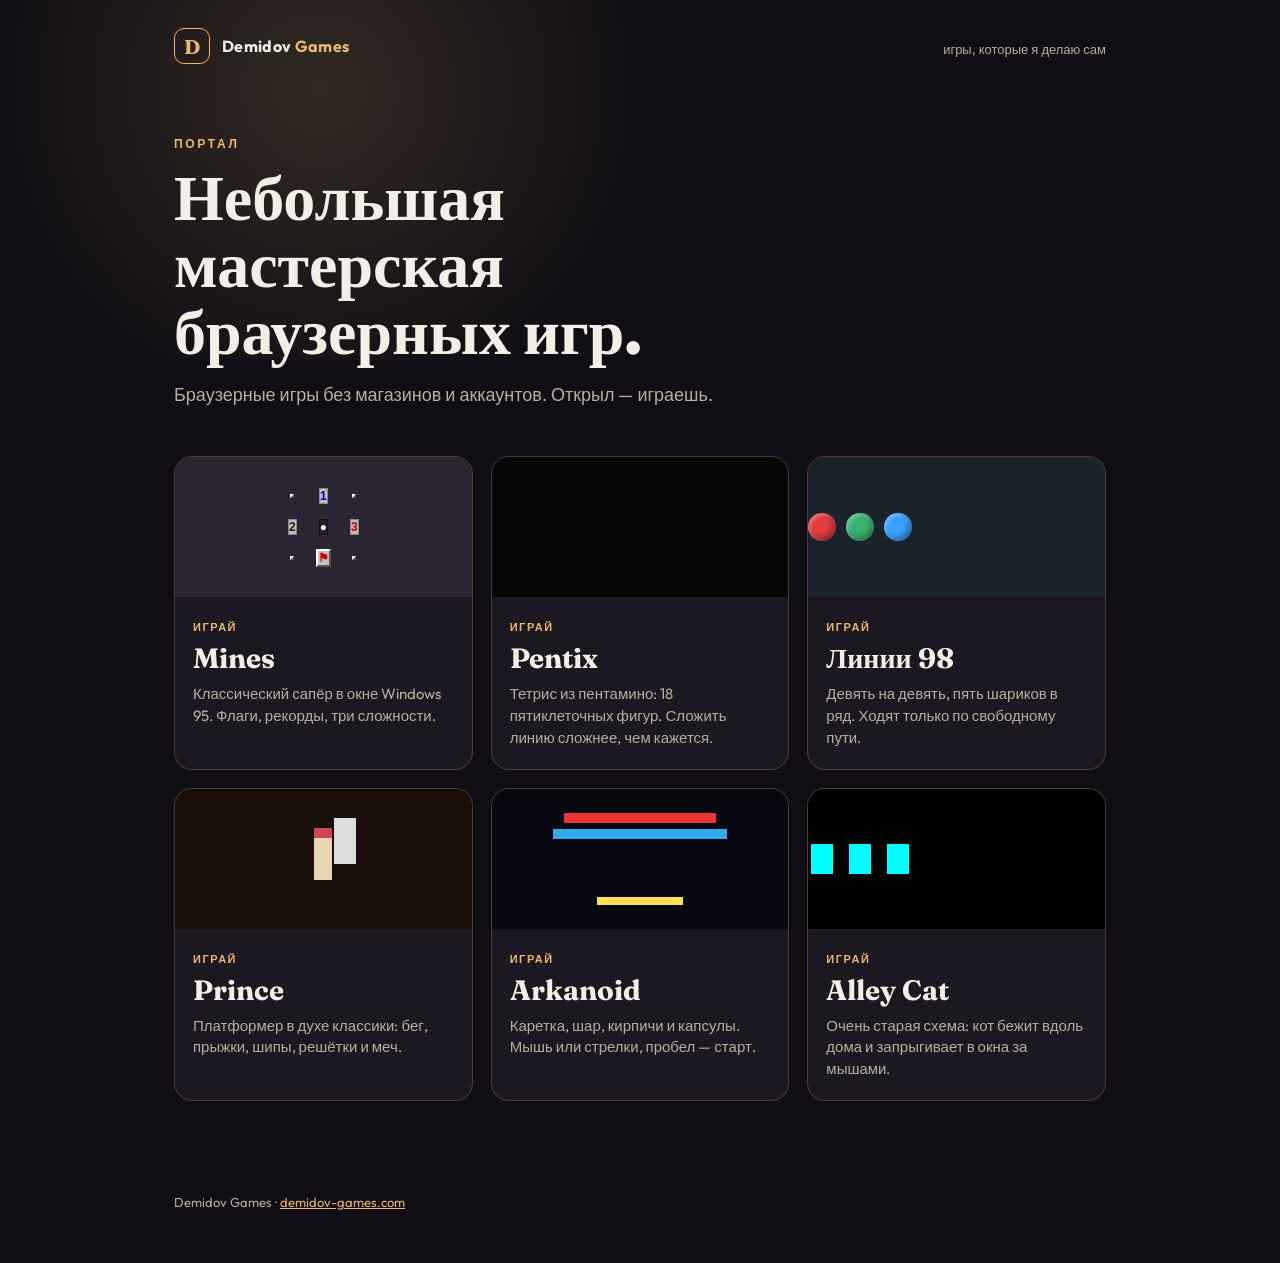
<file: index.html>
<!DOCTYPE html>
<html lang="ru">
<head>
  <meta charset="UTF-8" />
  <meta name="viewport" content="width=device-width, initial-scale=1" />
  <title>Demidov Games — игры, которые я делаю сам</title>
  <meta name="description" content="Портал игр Кирилла Демидова: сапёр, Pentix, Линии 98, Prince, Arkanoid и Alley Cat." />
  <link rel="icon" href="favicon.svg" type="image/svg+xml" />
  <link rel="canonical" href="https://demidov-games.com/" />
  <link rel="preconnect" href="https://fonts.googleapis.com" />
  <link rel="preconnect" href="https://fonts.gstatic.com" crossorigin />
  <link href="https://fonts.googleapis.com/css2?family=Fraunces:opsz,wght@9..144,600;9..144,800&family=Outfit:wght@400;500;600;700&display=swap" rel="stylesheet" />
  <link rel="stylesheet" href="portal.css" />
</head>
<body>
  <div class="glow" aria-hidden="true"></div>
  <header class="top">
    <a class="brand" href="/">
      <span class="mark">D</span>
      <span class="brand-text">Demidov <em>Games</em></span>
    </a>
    <p class="tag">игры, которые я делаю сам</p>
  </header>

  <main>
    <section class="intro">
      <p class="kicker">портал</p>
      <h1>Небольшая мастерская браузерных игр.</h1>
      <p class="lead">Браузерные игры без магазинов и аккаунтов. Открыл — играешь.</p>
    </section>

    <section class="catalog" aria-label="Игры">
      <a class="card live" href="/mines/">
        <div class="thumb mines-thumb" aria-hidden="true">
          <span></span><span class="n">1</span><span></span>
          <span class="n">2</span><span class="mine">●</span><span class="n">3</span>
          <span></span><span class="flag">⚑</span><span></span>
        </div>
        <div class="card-body">
          <span class="status">играй</span>
          <h2>Mines</h2>
          <p>Классический сапёр в окне Windows 95. Флаги, рекорды, три сложности.</p>
        </div>
      </a>

      <a class="card live" href="/pentix/">
        <div class="thumb pentix-thumb" aria-hidden="true">
          <span class="a"></span><span class="a"></span><span class="a"></span><span></span>
          <span></span><span></span><span class="a"></span><span></span>
          <span></span><span></span><span class="a"></span><span></span>
        </div>
        <div class="card-body">
          <span class="status">играй</span>
          <h2>Pentix</h2>
          <p>Тетрис из пентамино: 18 пятиклеточных фигур. Сложить линию сложнее, чем кажется.</p>
        </div>
      </a>

      <a class="card live" href="/lines/">
        <div class="thumb lines-thumb" aria-hidden="true">
          <i class="c1"></i><i class="c2"></i><i class="c3"></i>
        </div>
        <div class="card-body">
          <span class="status">играй</span>
          <h2>Линии 98</h2>
          <p>Девять на девять, пять шариков в ряд. Ходят только по свободному пути.</p>
        </div>
      </a>

      <a class="card live" href="/prince/">
        <div class="thumb prince-thumb" aria-hidden="true"><span class="fig"></span></div>
        <div class="card-body">
          <span class="status">играй</span>
          <h2>Prince</h2>
          <p>Платформер в духе классики: бег, прыжки, шипы, решётки и меч.</p>
        </div>
      </a>

      <a class="card live" href="/arkanoid/">
        <div class="thumb arkanoid-thumb" aria-hidden="true">
          <span></span><span></span><span></span>
        </div>
        <div class="card-body">
          <span class="status">играй</span>
          <h2>Arkanoid</h2>
          <p>Каретка, шар, кирпичи и капсулы. Мышь или стрелки, пробел — старт.</p>
        </div>
      </a>

      <a class="card live" href="/alleycat/">
        <div class="thumb alleycat-thumb" aria-hidden="true">
          <span class="w"></span><span class="w"></span><span class="w"></span>
        </div>
        <div class="card-body">
          <span class="status">играй</span>
          <h2>Alley Cat</h2>
          <p>Очень старая схема: кот бежит вдоль дома и запрыгивает в окна за мышами.</p>
        </div>
      </a>
    </section>
  </main>

  <footer class="foot">
    <p>Demidov Games · <a href="https://demidov-games.com">demidov-games.com</a></p>
  </footer>
</body>
</html>
</file>
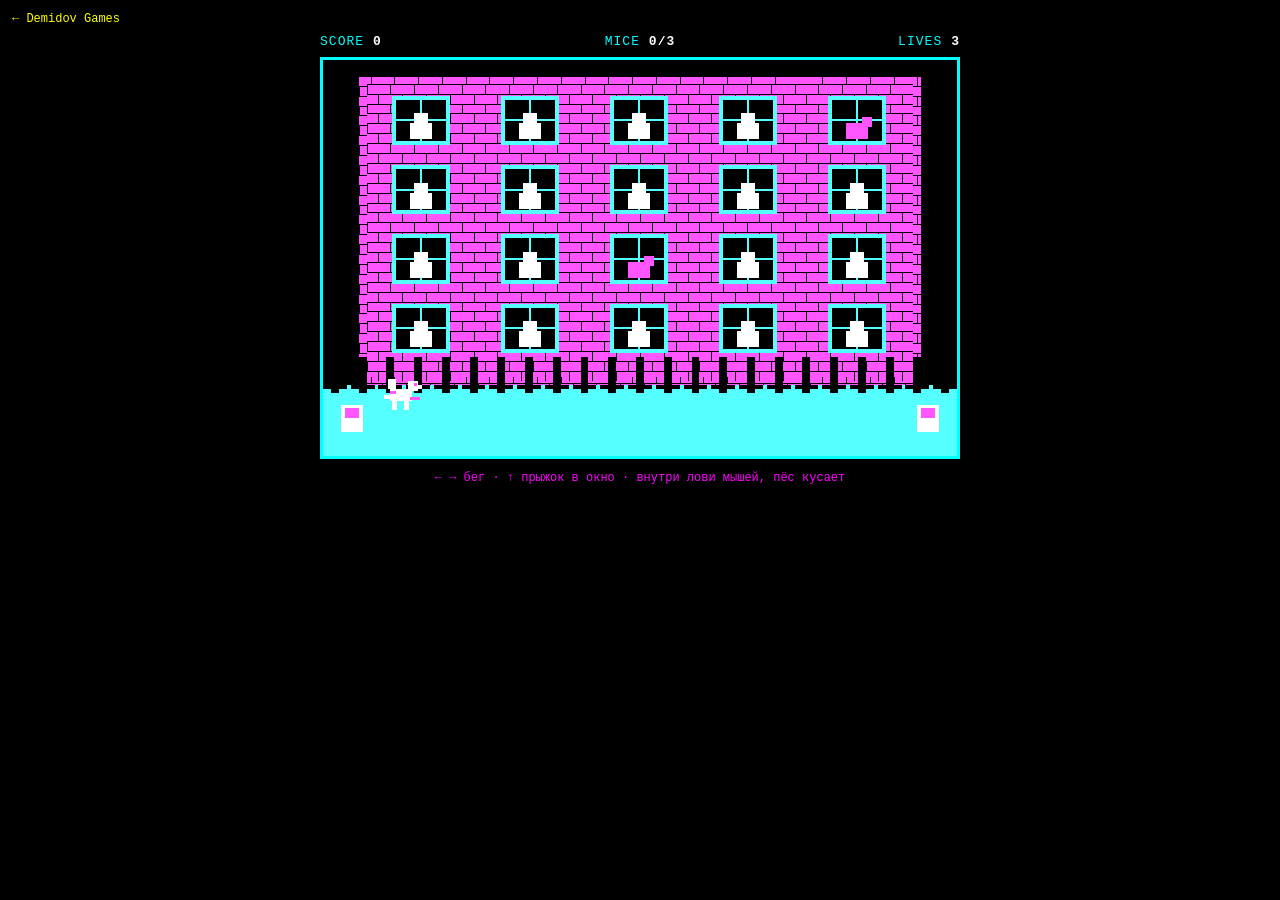
<file: alleycat/index.html>
<!DOCTYPE html>
<html lang="ru">
<head>
  <meta charset="UTF-8" />
  <meta name="viewport" content="width=device-width, initial-scale=1, maximum-scale=1, user-scalable=no" />
  <title>Alley Cat — Demidov Games</title>
  <meta name="description" content="Кот бежит вдоль дома и запрыгивает в окна — в духе Alley Cat 1983." />
  <link rel="icon" href="favicon.svg" type="image/svg+xml" />
  <link rel="stylesheet" href="styles.css" />
</head>
<body>
  <a class="home" href="/">← Demidov Games</a>
  <div class="hud">
    <span>SCORE <b id="score">0</b></span>
    <span>MICE <b id="mice">0/3</b></span>
    <span>LIVES <b id="lives">3</b></span>
  </div>
  <canvas id="c" width="640" height="400"></canvas>
  <p class="hint">← → бег · ↑ прыжок в окно · внутри лови мышей, пёс кусает</p>
  <div class="pad">
    <button type="button" data-k="left">◀</button>
    <button type="button" data-k="up">▲</button>
    <button type="button" data-k="right">▶</button>
  </div>
  <script src="game.js"></script>
</body>
</html>
</file>
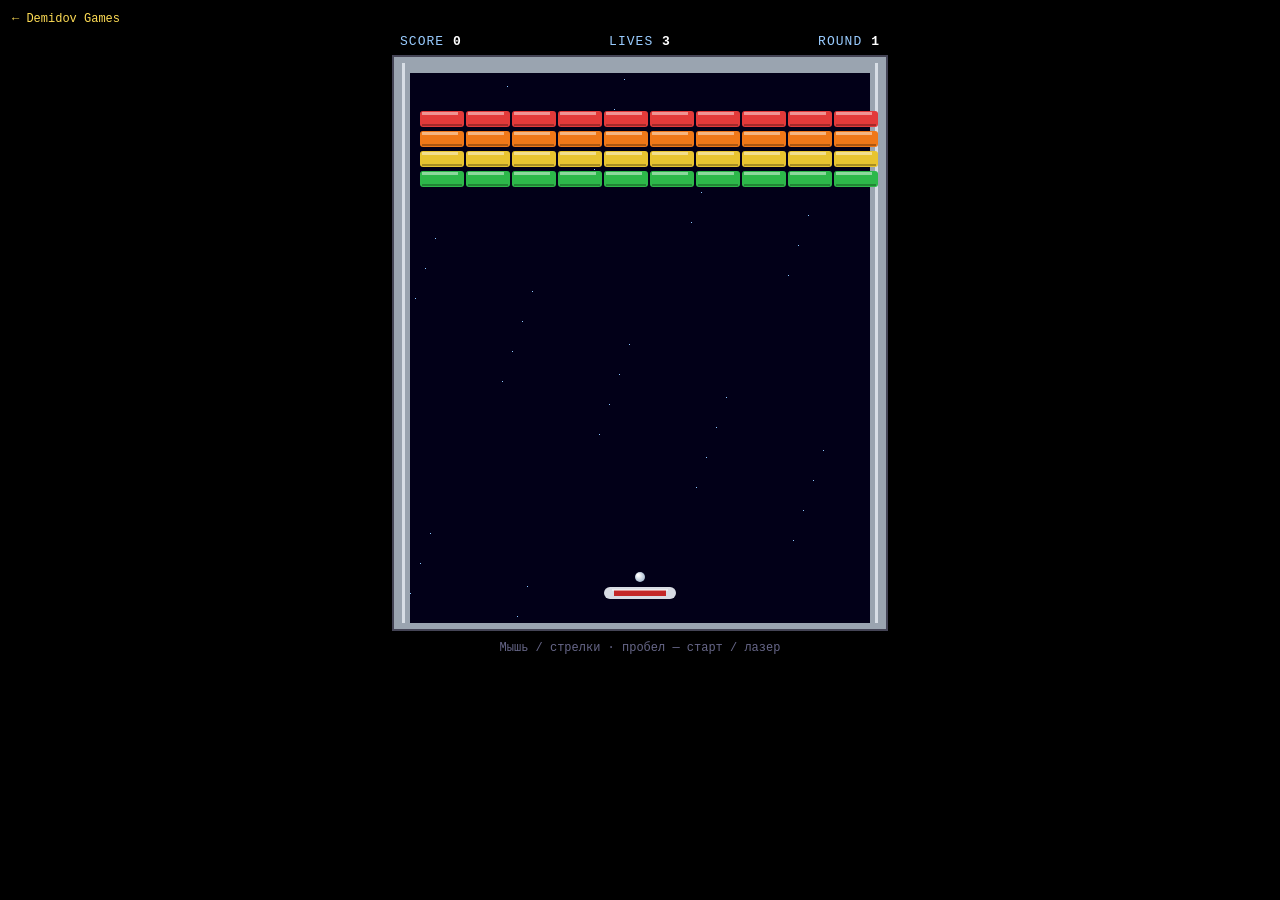
<file: arkanoid/index.html>
<!DOCTYPE html>
<html lang="ru">
<head>
  <meta charset="UTF-8" />
  <meta name="viewport" content="width=device-width, initial-scale=1, maximum-scale=1, user-scalable=no" />
  <title>Arkanoid — Demidov Games</title>
  <meta name="description" content="Классический арканоид: каретка, шар, кирпичи и капсулы." />
  <link rel="icon" href="favicon.svg" type="image/svg+xml" />
  <link rel="stylesheet" href="styles.css" />
</head>
<body>
  <a class="home" href="/">← Demidov Games</a>
  <div class="hud">
    <span>SCORE <b id="score">0</b></span>
    <span>LIVES <b id="lives">3</b></span>
    <span>ROUND <b id="round">1</b></span>
  </div>
  <canvas id="c" width="480" height="560"></canvas>
  <p class="hint">Мышь / стрелки · пробел — старт / лазер</p>
  <script src="game.js"></script>
</body>
</html>
</file>
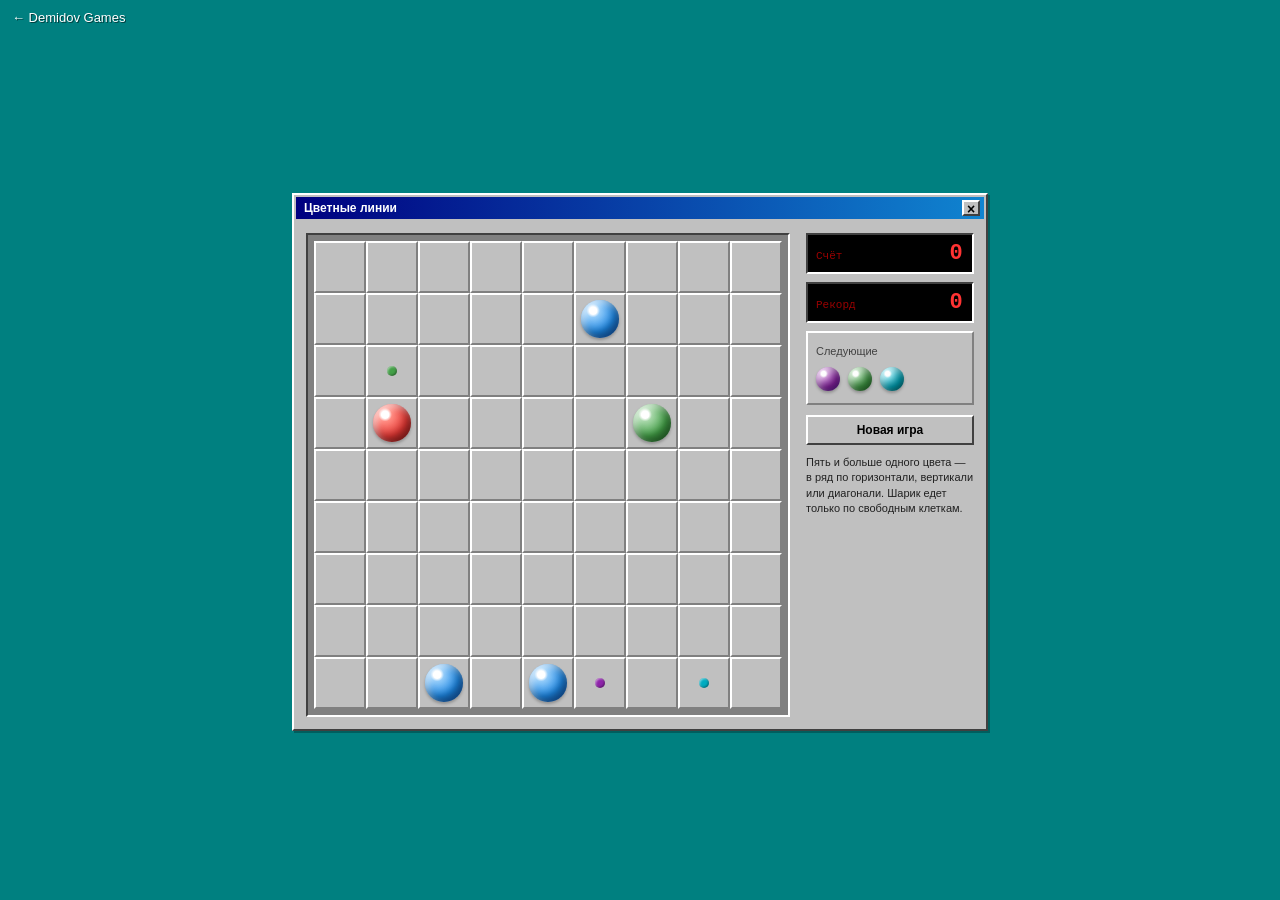
<file: lines/index.html>
<!DOCTYPE html>
<html lang="ru">
<head>
  <meta charset="UTF-8" />
  <meta name="viewport" content="width=device-width, initial-scale=1, maximum-scale=1, user-scalable=no" />
  <title>Линии 98 — Demidov Games</title>
  <meta name="description" content="Цветные линии: поле 9×9, пять шариков в ряд, ход по свободному пути." />
  <link rel="icon" href="favicon.svg" type="image/svg+xml" />
  <link rel="stylesheet" href="styles.css" />
</head>
<body>
  <a class="home" href="/">← Demidov Games</a>
  <div class="desk">
    <div class="win">
      <div class="titlebar">
        <span>Цветные линии</span>
        <a class="x" href="/" aria-label="На портал">×</a>
      </div>
      <div class="work">
        <div class="board" id="board" role="grid" aria-label="Поле 9 на 9"></div>
        <aside class="side">
          <div class="lcd">
            <span>Счёт</span>
            <b id="score">0</b>
          </div>
          <div class="lcd">
            <span>Рекорд</span>
            <b id="best">0</b>
          </div>
          <div class="next-box">
            <span>Следующие</span>
            <div id="next" class="next"></div>
          </div>
          <button type="button" id="newGame">Новая игра</button>
          <p class="help">Пять и больше одного цвета — в ряд по горизонтали, вертикали или диагонали. Шарик едет только по свободным клеткам.</p>
        </aside>
      </div>
    </div>
  </div>
  <p class="toast" id="toast" hidden>Нет пути</p>
  <script src="game.js"></script>
</body>
</html>
</file>
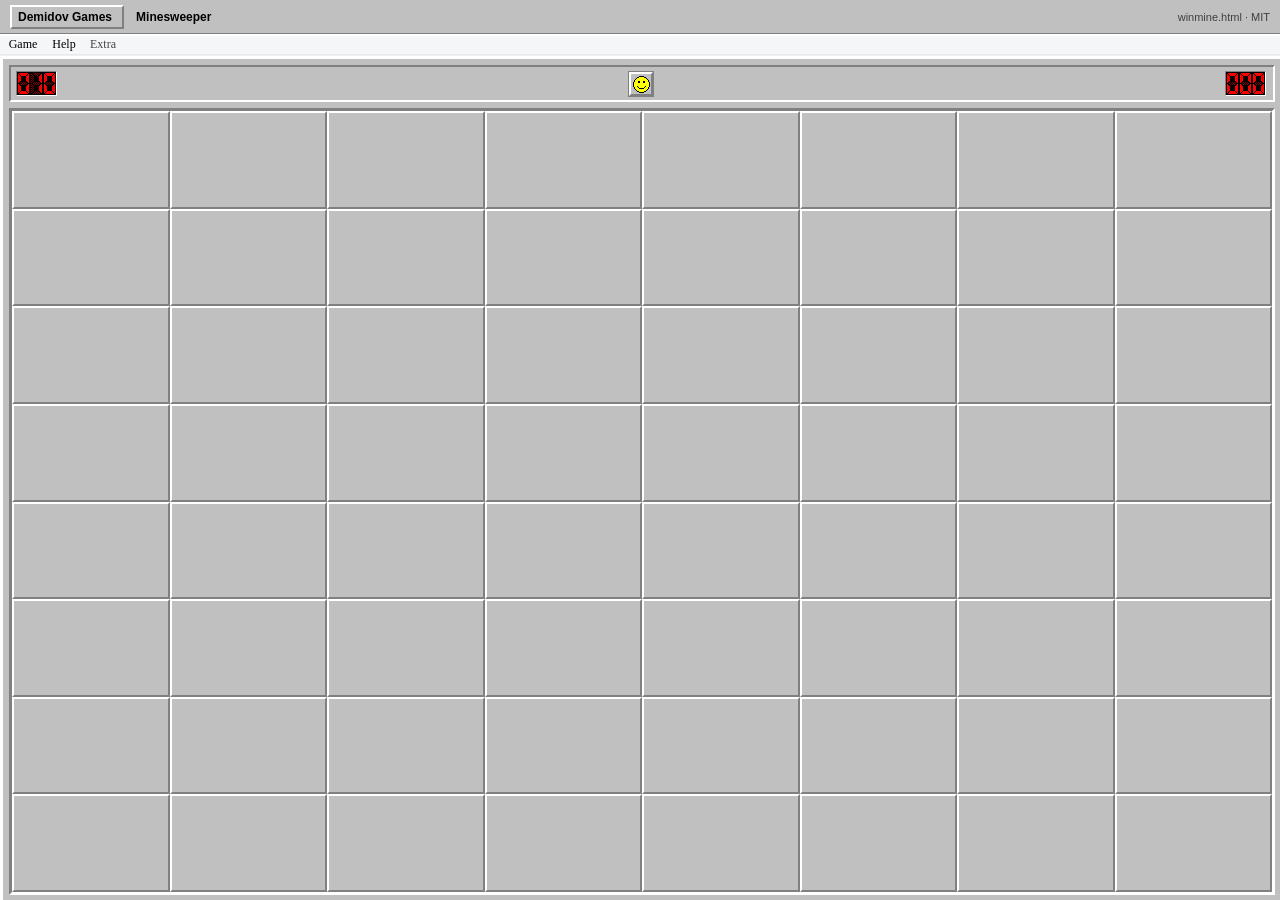
<file: mines/index.html>
<!DOCTYPE html>
<html lang="ru">
<head>
  <meta charset="UTF-8" />
  <meta name="viewport" content="width=device-width, initial-scale=1, maximum-scale=1, user-scalable=no" />
  <title>Minesweeper — Demidov Games</title>
  <meta name="description" content="Pixel-perfect клон winmine.exe в браузере." />
  <link rel="icon" href="favicon.svg" type="image/svg+xml" />
  <link rel="stylesheet" href="styles.css" />
</head>
<body>
  <header class="taskbar">
    <a class="start" href="/">Demidov Games</a>
    <span class="title">Minesweeper</span>
    <span class="credit">winmine.html · MIT</span>
  </header>
  <iframe class="game" src="winmine.html" title="Minesweeper"></iframe>
</body>
</html>
</file>
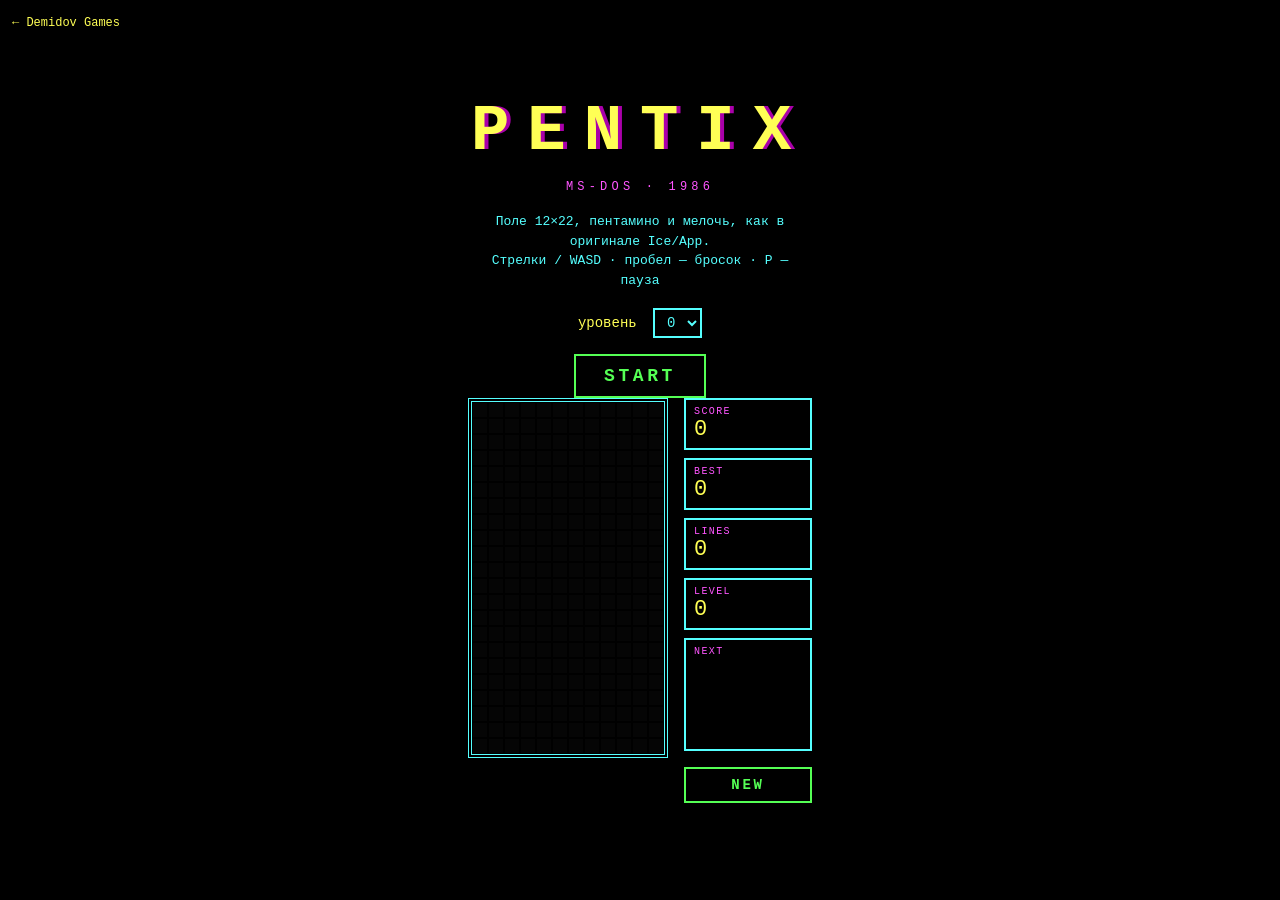
<file: pentix/index.html>
<!DOCTYPE html>
<html lang="ru">
<head>
  <meta charset="UTF-8" />
  <meta name="viewport" content="width=device-width, initial-scale=1, maximum-scale=1, user-scalable=no" />
  <title>Pentix — Demidov Games</title>
  <meta name="description" content="Тетрис из пентамино: 18 пятиклеточных фигур плюс мелкие. DOS-эстетика, уровни 0–9." />
  <link rel="icon" href="favicon.svg" type="image/svg+xml" />
  <link rel="stylesheet" href="styles.css" />
</head>
<body>
  <a class="home" href="/">← Demidov Games</a>

  <section class="screen" id="boot">
    <h1>PENTIX</h1>
    <p class="sub">MS-DOS · 1986</p>
    <p class="hint">Поле 12×22, пентамино и мелочь, как в оригинале Ice/App.<br/>Стрелки / WASD · пробел — бросок · P — пауза</p>
    <label class="lvl">уровень
      <select id="startLevel">
        <option>0</option><option>1</option><option>2</option><option>3</option>
        <option>4</option><option>5</option><option>6</option><option>7</option>
        <option>8</option><option>9</option>
      </select>
    </label>
    <button class="go" id="startBtn" type="button">START</button>
  </section>

  <section class="play" id="play" hidden>
    <div class="well-wrap">
      <canvas id="well" width="192" height="352"></canvas>
      <div class="overlay" id="overlay" hidden></div>
    </div>
    <aside class="hud">
      <div class="box">
        <div class="k">SCORE</div>
        <div class="v" id="score">0</div>
      </div>
      <div class="box">
        <div class="k">BEST</div>
        <div class="v" id="best">0</div>
      </div>
      <div class="box">
        <div class="k">LINES</div>
        <div class="v" id="lines">0</div>
      </div>
      <div class="box">
        <div class="k">LEVEL</div>
        <div class="v" id="level">0</div>
      </div>
      <div class="box next">
        <div class="k">NEXT</div>
        <canvas id="next" width="80" height="80"></canvas>
      </div>
      <button class="go small" id="again" type="button">NEW</button>
    </aside>
  </section>

  <div class="pad" id="pad">
    <button type="button" data-act="left">◀</button>
    <button type="button" data-act="rot">↻</button>
    <button type="button" data-act="right">▶</button>
    <button type="button" data-act="down">▼</button>
    <button type="button" data-act="drop">⬇</button>
  </div>

  <script src="game.js"></script>
</body>
</html>
</file>
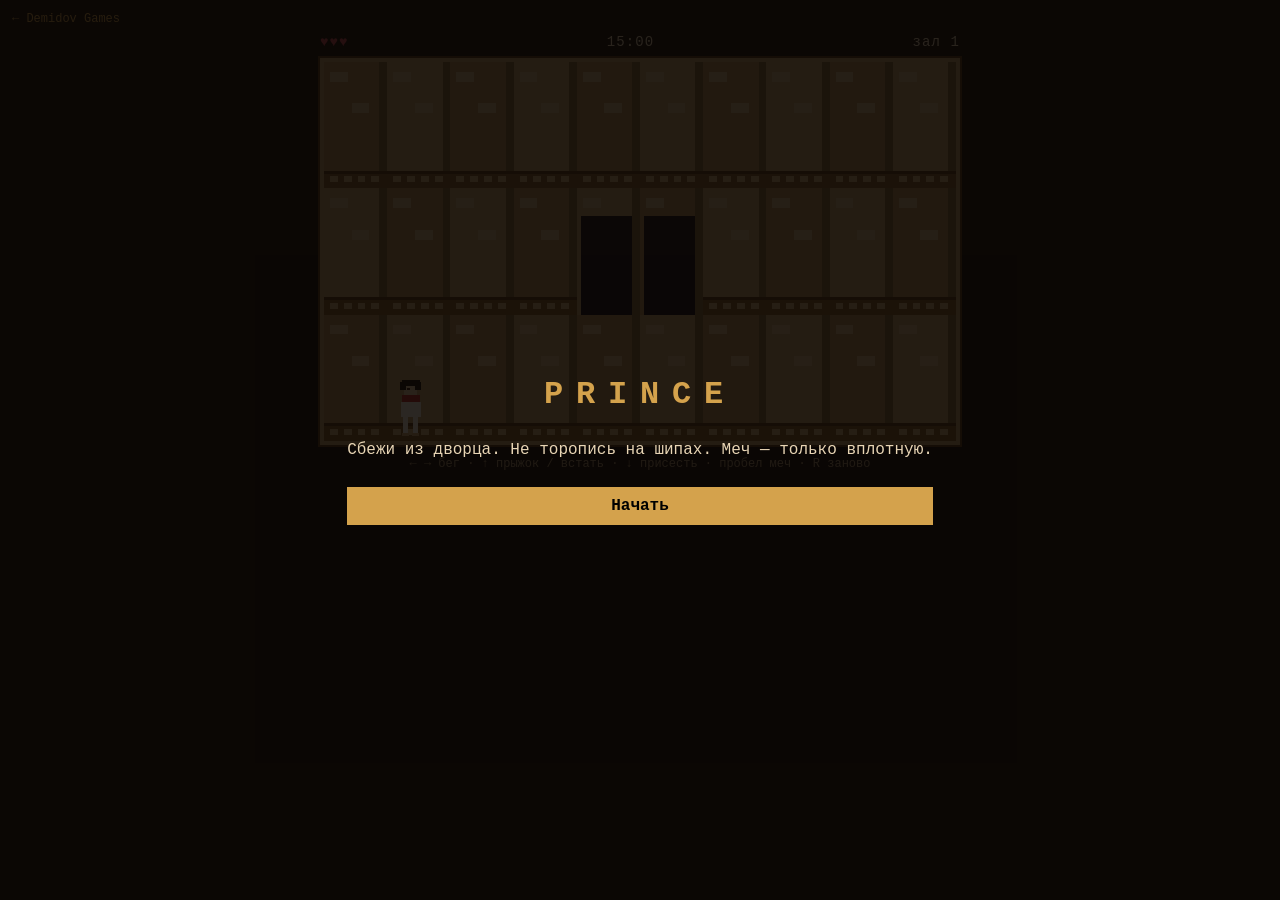
<file: prince/index.html>
<!DOCTYPE html>
<html lang="ru">
<head>
  <meta charset="UTF-8" />
  <meta name="viewport" content="width=device-width, initial-scale=1, maximum-scale=1, user-scalable=no" />
  <title>Prince — Demidov Games</title>
  <meta name="description" content="Платформер в духе классического Prince of Persia: бег, прыжки, ловушки и меч." />
  <link rel="icon" href="favicon.svg" type="image/svg+xml" />
  <link rel="stylesheet" href="styles.css" />
</head>
<body>
  <a class="home" href="/">← Demidov Games</a>
  <header class="hud">
    <div id="hp"></div>
    <div id="time">15:00</div>
    <div id="room">зал 1</div>
  </header>
  <canvas id="view" width="640" height="384"></canvas>
  <p class="hint">← → бег · ↑ прыжок / встать · ↓ присесть · пробел меч · R заново</p>
  <div class="pad">
    <button type="button" data-k="left">◀</button>
    <button type="button" data-k="up">▲</button>
    <button type="button" data-k="down">▼</button>
    <button type="button" data-k="right">▶</button>
    <button type="button" data-k="space">⚔</button>
  </div>
  <div class="msg" id="msg">
    <h1>PRINCE</h1>
    <p>Сбежи из дворца. Не торопись на шипах. Меч — только вплотную.</p>
    <button type="button" id="go">Начать</button>
  </div>
  <script src="game.js"></script>
</body>
</html>
</file>
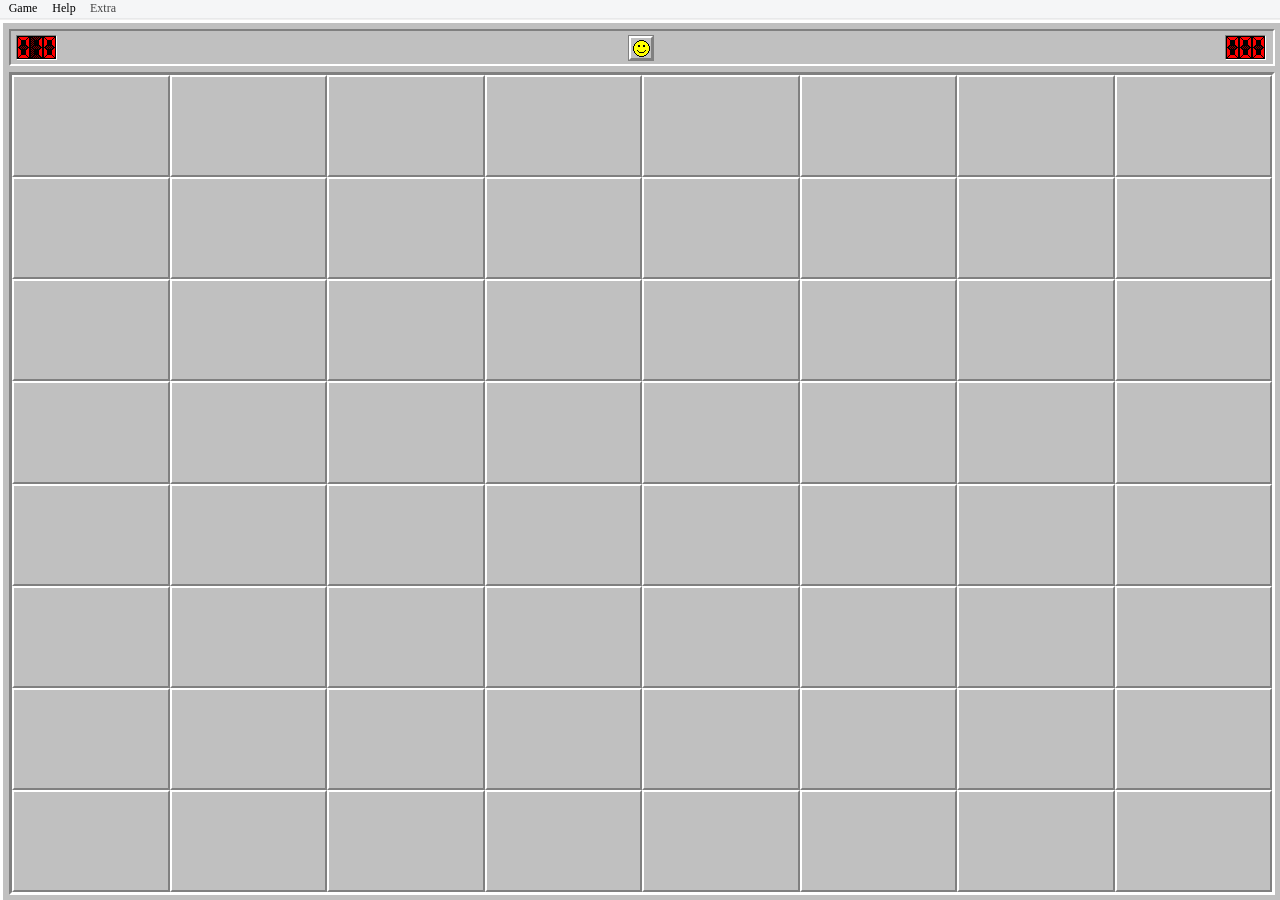
<file: mines/winmine.html>
<!DOCTYPE HTML>
<html lang="en">
<head>
	<meta charset="utf-8"/>
	<!-- Created by Anthony Fucci (anthonyfucci.com) -->
	<title>winmine.html</title>
	<meta name="version" content="2021-10-09 22:00">
	<meta name="viewport" content="width=device-width, initial-scale=1"/>
	<meta name="description" content="winmine.html is a single-file HTML clone of the iconic Minesweeper game winmine.exe"/>
	<style> html, body { overflow: hidden; height: 100%; width: 100%; margin: 0; cursor: default; }  .file-menu-frame { border-bottom: 1px solid rgba(240,240,240); z-index: 200; position: sticky;  } .file-menu { height: 18px; width: 100vw; font-size: 0;  border-bottom: 1px solid rgba(232,233,234); background-color: rgba(245,246,247); }  .game-file-menu-frame { width: 44px; display: inline-block; } .help-file-menu-frame { width: 38px; display: inline-block; } .extra-menu-frame { width: 40px; color: #444444; display: none; } .game-file-menu-frame:hover .menu-game-button, .help-file-menu-frame:hover .menu-help-button, .extra-menu-frame:hover .menu-extra-button { background-color: rgba(209, 226, 242); border: 1px solid rgba(161,197,233); } .menu-game-button, .menu-help-button, .menu-extra-button { font-family: 'Segoe UI'; font-size: 9pt; width: 100%; text-align: center; border: 1px solid transparent; } .menu-game-button:hover + div, .menu-game-container:hover, .menu-help-button:hover + div, .menu-help-container:hover, .menu-extra-button:hover + div, .menu-extra-container:hover { display: inline-block !important; background-color: rgba(245,246,247); position: absolute; } .menu-container-top { z-index: 1; } .menu-game-container, .menu-help-container, .menu-extra-container { display: none; width: 130px;  background-color: rgba(245,246,247); border: 1px solid rgba(204,204,204); } .menu-help-container { max-width: calc(100vw - 46px); width: 140px; } .menu-extra-container { max-width: calc(100vw - 84px); } .menu-item[data-name=New] > div { float: right; padding-right: 4px; } .menu-item { font-family: 'Segoe UI'; font-size: 9pt; padding: 1px 8px 1px 16px; color: #000000; } .menu-item:hover { background-color: rgba(209, 226, 242); } .menu-item-separator { height: 1px; background-color: #cccccc; margin: 0px 3px 0px 3px; } .menu-item-disabled { color: #666666; } .menu-mark { background-image: url("data:image/svg+xml,%3Csvg xmlns='http://www.w3.org/2000/svg' xmlns:xlink='http://www.w3.org/1999/xlink' preserveAspectRatio='xMidYMid meet' width='7' height='7'%3E%3Cstyle%3E%3C!%5BCDATA%5B.B%7Bfill-opacity:0%7D%5D%5D%3E%3C/style%3E%3Cdefs%3E%3Cpath d='M1 4h3v2H1V4z' id='A'/%3E%3Cpath d='M0 3h2v2H0V3z' id='B'/%3E%3Cpath d='M2 4h1v3H2V4z' id='C'/%3E%3Cpath d='M0 2h1v3H0V2z' id='D'/%3E%3Cpath d='M3 3h2v2H3V3z' id='E'/%3E%3Cpath d='M4 2h2v2H4V2z' id='F'/%3E%3Cpath d='M5 1h2v2H5V1z' id='G'/%3E%3Cpath d='M6 0h1v3H6V0z' id='H'/%3E%3C/defs%3E%3Cuse xlink:href='%23A'/%3E%3Cuse xlink:href='%23A' class='B'/%3E%3Cuse xlink:href='%23B'/%3E%3Cuse xlink:href='%23B' class='B'/%3E%3Cuse xlink:href='%23C'/%3E%3Cuse xlink:href='%23C' class='B'/%3E%3Cuse xlink:href='%23D'/%3E%3Cuse xlink:href='%23D' class='B'/%3E%3Cuse xlink:href='%23E'/%3E%3Cuse xlink:href='%23E' class='B'/%3E%3Cuse xlink:href='%23F'/%3E%3Cuse xlink:href='%23F' class='B'/%3E%3Cuse xlink:href='%23G'/%3E%3Cuse xlink:href='%23G' class='B'/%3E%3Cuse xlink:href='%23H'/%3E%3Cuse xlink:href='%23H' class='B'/%3E%3C/svg%3E"); background-repeat: no-repeat; background-position: 6px 50%; } .file-menu { white-space: nowrap; } .game-file-menu-frame, .help-file-menu-frame, .extra-menu-frame, .feature-content-frame { white-space: normal; } .extra-replay-menu-frame, .replay-menu-frame, .is-prev-game-menu-frame, .menu-opener-frame { position: fixed; right: 0px; display: none; font-size: 0; height: 16px; white-space: nowrap; } .replay-menu-frame-enabled, .is-prev-game-menu-frame-enabled, .menu-opener-frame-enabled { display: inline-block; } .replay-menu-container, .is-prev-game-menu-container { } .replay-menu-item, .is-prev-game-menu-item, .menu-opener-item { display: inline-block; font-family: 'Segoe UI'; font-size: 9pt; padding-right: 2px; padding-bottom: 1px; padding-left: 2px; padding-top: 1px; } .replay-menu-item { font-family: 'Arial'; vertical-align: top; min-height: 16px; } .replay-menu-item:hover, .is-prev-game-menu-item:hover { background-color: rgba(209, 226, 242); } .replay-menu-item-enabled { background-color: rgba(209, 226, 242); } .replay-menu-item[data-replay-menu="stats-button"] { padding-right: 4px; padding-left: 2px; } .replay-menu-item[data-replay-menu="play-pause-button"] { padding-left: 4px; padding-right: 3px; } .replay-menu-item[data-replay-menu="play-pause-button"] span:first-child { font-weight: bold; } .color-red { color: rgba(255, 0, 0, .8); } .replay-mode-html-body-overlay { display: none; position: absolute; width: calc(100vw - 4px); height: calc(100vh - 4px); border: 2px solid rgba(255, 0, 0, 0.60); z-index: 300; pointer-events: none; } .replay-mode-html-body-overlay-enabled { display: block; } .replay-mode-game-container-overlay { position: absolute; width: 100vw; height: calc(100vh - 20px); top: 20px; z-index: 100; } .menu-opener-item { font-family: 'Arial'; padding-right: 6px; padding-top: 1px; } .menu-opener-frame:hover + div, .replay-menu-frame:hover { display: inline-block; background-color: rgba(245,246,247); position: absolute; }  .game-window-frame { border-top: 3px solid rgba(255,255,255); border-left: 3px solid rgba(255,255,255); } .window-frame-top { border-top: 6px solid rgba(192,192,192); border-left: 6px solid rgba(192,192,192); border-right: 5px solid rgba(192,192,192); border-bottom: 3px solid rgba(192,192,192); } .window-frame-bottom { border-top: 3px solid rgba(192,192,192); border-left: 6px solid rgba(192,192,192); border-right: 5px solid rgba(192,192,192); border-bottom: 5px solid rgba(192,192,192); }  .scoreboard-frame { border-top: 2px solid rgba(128,128,128); border-left: 2px solid rgba(128,128,128); border-right: 2px solid rgba(255,255,255); border-bottom: 2px solid rgba(255,255,255); } .scoreboard { height: 33px; width: calc(100vw - 18px);  background-color: rgba(192,192,192); }  .cell-container-frame { border-top: 3px solid rgba(128,128,128); border-left: 3px solid rgba(128,128,128); border-right: 3px solid rgba(255,255,255); border-bottom: 3px solid rgba(255,255,255); } .cell-container { height: calc(100vh - 83px);  width: calc(100vw - 20px);  background-color: rgba(192, 192, 192); display: grid; grid-auto-flow: row; gap: 0px; } .cell-container > div { background-repeat: no-repeat; background-position: calc(50% - 1px) calc(50% - 1px); background-size: 10px; border-top: 2px solid rgba(255,255,255); border-left: 2px solid rgba(255,255,255); border-right: 2px solid rgba(128,128,128); border-bottom: 2px solid rgba(128,128,128); }  .active, .clear, .notmine { padding: 1px 2px 2px 1px; border-top: 1px solid rgba(128,128,128) !important; border-left: 1px solid rgba(128,128,128) !important; border-right: none !important; border-bottom: none !important; } .mine { background-image: url("data:image/svg+xml,%3Csvg xmlns='http://www.w3.org/2000/svg' xmlns:xlink='http://www.w3.org/1999/xlink' preserveAspectRatio='xMidYMid meet' width='13' height='13'%3E%3Cstyle%3E%3C!%5BCDATA%5B.B%7Bfill-opacity:0%7D%5D%5D%3E%3C/style%3E%3Cdefs%3E%3Cpath d='M6 0h1v13H6V0z' id='A'/%3E%3Cpath d='M0 6h13v1H0V6z' id='B'/%3E%3Cpath d='M10 2h1v1h-1V2z' id='C'/%3E%3Cpath d='M10 10h1v1h-1v-1z' id='D'/%3E%3Cpath d='M9 3h1v3H9V3z' id='E'/%3E%3Cpath d='M9 4h2v2H9V4z' id='F'/%3E%3Cpath d='M7 2h2v4H7V2z' id='G'/%3E%3Cpath d='M4 2h2v4H4V2z' id='H'/%3E%3Cpath d='M4 7h2v4H4V7z' id='I'/%3E%3Cpath d='M7 7h2v4H7V7z' id='J'/%3E%3Cpath d='M9 7h1v3H9V7z' id='K'/%3E%3Cpath d='M3 3h1v3H3V3z' id='L'/%3E%3Cpath d='M3 7h7v3H3V7z' id='M'/%3E%3Cpath d='M10 7h1v2h-1V7z' id='N'/%3E%3Cpath d='M2 4h2v5H2V4z' id='O'/%3E%3Cpath d='M2 7h1v2H2V7z' id='P'/%3E%3Cpath d='M4 4h2v2H4V4z' id='Q'/%3E%3Cpath d='M2 6h9v3H2V6z' id='R'/%3E%3Cpath d='M6 3h4v7H6V3z' id='S'/%3E%3Cpath d='M3 3h7v1H3V3z' id='T'/%3E%3Cpath d='M4 2h5v1H4V2z' id='U'/%3E%3Cpath d='M4 10h5v1H4v-1z' id='V'/%3E%3Cpath d='M10 4h1v5h-1V4z' id='W'/%3E%3Cpath d='M2 2h1v1H2V2z' id='X'/%3E%3Cpath d='M2 10h1v1H2v-1z' id='Y'/%3E%3C/defs%3E%3Cuse xlink:href='%23A'/%3E%3Cuse xlink:href='%23A' class='B'/%3E%3Cuse xlink:href='%23B'/%3E%3Cuse xlink:href='%23B' class='B'/%3E%3Cuse xlink:href='%23C'/%3E%3Cuse xlink:href='%23C' class='B'/%3E%3Cuse xlink:href='%23D'/%3E%3Cuse xlink:href='%23D' class='B'/%3E%3Cuse xlink:href='%23E'/%3E%3Cuse xlink:href='%23E' class='B'/%3E%3Cuse xlink:href='%23F'/%3E%3Cuse xlink:href='%23F' class='B'/%3E%3Cuse xlink:href='%23G'/%3E%3Cuse xlink:href='%23G' class='B'/%3E%3Cuse xlink:href='%23H'/%3E%3Cuse xlink:href='%23H' class='B'/%3E%3Cuse xlink:href='%23I'/%3E%3Cuse xlink:href='%23I' class='B'/%3E%3Cuse xlink:href='%23J'/%3E%3Cuse xlink:href='%23J' class='B'/%3E%3Cuse xlink:href='%23K'/%3E%3Cuse xlink:href='%23K' class='B'/%3E%3Cuse xlink:href='%23L'/%3E%3Cuse xlink:href='%23L' class='B'/%3E%3Cuse xlink:href='%23M'/%3E%3Cuse xlink:href='%23M' class='B'/%3E%3Cuse xlink:href='%23N'/%3E%3Cuse xlink:href='%23N' class='B'/%3E%3Cuse xlink:href='%23O'/%3E%3Cuse xlink:href='%23O' class='B'/%3E%3Cuse xlink:href='%23P'/%3E%3Cuse xlink:href='%23P' class='B'/%3E%3Cuse xlink:href='%23Q' fill='%23fff'/%3E%3Cuse xlink:href='%23Q' class='B'/%3E%3Cuse xlink:href='%23R'/%3E%3Cuse xlink:href='%23R' class='B'/%3E%3Cuse xlink:href='%23S'/%3E%3Cuse xlink:href='%23S' class='B'/%3E%3Cuse xlink:href='%23T'/%3E%3Cuse xlink:href='%23T' class='B'/%3E%3Cuse xlink:href='%23U'/%3E%3Cuse xlink:href='%23U' class='B'/%3E%3Cuse xlink:href='%23V'/%3E%3Cuse xlink:href='%23V' class='B'/%3E%3Cuse xlink:href='%23W'/%3E%3Cuse xlink:href='%23W' class='B'/%3E%3Cuse xlink:href='%23X'/%3E%3Cuse xlink:href='%23X' class='B'/%3E%3Cuse xlink:href='%23Y'/%3E%3Cuse xlink:href='%23Y' class='B'/%3E%3C/svg%3E"); background-size: 13px !important;  background-position: 50% 50% !important; } .triggered-mine { background-color: rgba(255,0,0) !important; } .notmine { background-image: url("data:image/svg+xml,%3Csvg xmlns='http://www.w3.org/2000/svg' xmlns:xlink='http://www.w3.org/1999/xlink' preserveAspectRatio='xMidYMid meet' width='13' height='13'%3E%3Cstyle%3E%3C!%5BCDATA%5B.B%7Bfill-opacity:0%7D.C%7Bfill:red%7D%5D%5D%3E%3C/style%3E%3Cdefs%3E%3Cpath d='M3 7h7v3H3V7z' id='A'/%3E%3Cpath d='M6 0h1v13H6V0z' id='B'/%3E%3Cpath d='M0 6h13v1H0V6z' id='C'/%3E%3Cpath d='M10 2h1v1h-1V2z' id='D'/%3E%3Cpath d='M10 10h1v1h-1v-1z' id='E'/%3E%3Cpath d='M9 3h1v3H9V3z' id='F'/%3E%3Cpath d='M9 4h2v2H9V4z' id='G'/%3E%3Cpath d='M7 2h2v4H7V2z' id='H'/%3E%3Cpath d='M4 2h2v4H4V2z' id='I'/%3E%3Cpath d='M4 4h3.5v7H4V4z' id='J'/%3E%3Cpath d='M7 7h2v4H7V7z' id='K'/%3E%3Cpath d='M9 7h1v3H9V7z' id='L'/%3E%3Cpath d='M3 3h1v3H3V3z' id='M'/%3E%3Cpath d='M10 7h1v2h-1V7z' id='N'/%3E%3Cpath d='M2 4h2v5H2V4z' id='O'/%3E%3Cpath d='M2 7h1v2H2V7z' id='P'/%3E%3Cpath d='M4 4h2v2H4V4z' id='Q'/%3E%3Cpath d='M2 6h.9v3H2V6z' id='R'/%3E%3Cpath d='M6 3h4v7H6V3z' id='S'/%3E%3Cpath d='M3 3h7v1H3V3z' id='T'/%3E%3Cpath d='M4 2h5v1H4V2z' id='U'/%3E%3Cpath d='M4 10h5v1H4v-1z' id='V'/%3E%3Cpath d='M10 4h1v5h-1V4z' id='W'/%3E%3Cpath d='M2 2h1v1H2V2z' id='X'/%3E%3Cpath d='M2 10h1v1H2v-1z' id='Y'/%3E%3Cpath d='M5.5 6h2v2h-2V6z' id='Z'/%3E%3Cpath d='M7 8h2v1H7V8z' id='a'/%3E%3Cpath d='M8 9h2v1H8V9z' id='b'/%3E%3Cpath d='M9 10h2v1H9v-1z' id='c'/%3E%3Cpath d='M2 10h2v1H2v-1z' id='d'/%3E%3Cpath d='M3 9h2v1H3V9z' id='e'/%3E%3Cpath d='M4 8h2v1H4V8z' id='f'/%3E%3Cpath d='M10 11h2v1h-2v-1z' id='g'/%3E%3Cpath d='M11 12h2v1h-2v-1z' id='h'/%3E%3Cpath d='M0 12h2v1H0v-1z' id='i'/%3E%3Cpath d='M1 11h2v1H1v-1z' id='j'/%3E%3Cpath d='M7 5h2v1H7V5z' id='k'/%3E%3Cpath d='M4 5h2v1H4V5z' id='l'/%3E%3Cpath d='M3 4h2v1H3V4z' id='m'/%3E%3Cpath d='M2 3h2v1H2V3z' id='n'/%3E%3Cpath d='M1 2h2v1H1V2z' id='o'/%3E%3Cpath d='M0 1h2v1H0V1z' id='p'/%3E%3Cpath d='M8 4h2v1H8V4z' id='q'/%3E%3Cpath d='M9 3h2v1H9V3z' id='r'/%3E%3Cpath d='M10 2h2v1h-2V2z' id='s'/%3E%3Cpath d='M11 1h2v1h-2V1z' id='t'/%3E%3C/defs%3E%3Cuse xlink:href='%23A'/%3E%3Cuse xlink:href='%23A' class='B'/%3E%3Cuse xlink:href='%23B'/%3E%3Cuse xlink:href='%23B' class='B'/%3E%3Cuse xlink:href='%23C'/%3E%3Cuse xlink:href='%23C' class='B'/%3E%3Cuse xlink:href='%23D'/%3E%3Cuse xlink:href='%23D' class='B'/%3E%3Cuse xlink:href='%23E'/%3E%3Cuse xlink:href='%23E' class='B'/%3E%3Cuse xlink:href='%23F'/%3E%3Cuse xlink:href='%23F' class='B'/%3E%3Cuse xlink:href='%23G'/%3E%3Cuse xlink:href='%23G' class='B'/%3E%3Cuse xlink:href='%23H'/%3E%3Cuse xlink:href='%23H' class='B'/%3E%3Cuse xlink:href='%23I'/%3E%3Cuse xlink:href='%23I' class='B'/%3E%3Cuse xlink:href='%23J'/%3E%3Cuse xlink:href='%23J' class='B'/%3E%3Cuse xlink:href='%23K'/%3E%3Cuse xlink:href='%23K' class='B'/%3E%3Cuse xlink:href='%23L'/%3E%3Cuse xlink:href='%23L' class='B'/%3E%3Cuse xlink:href='%23M'/%3E%3Cuse xlink:href='%23M' class='B'/%3E%3Cuse xlink:href='%23N'/%3E%3Cuse xlink:href='%23N' class='B'/%3E%3Cuse xlink:href='%23O'/%3E%3Cuse xlink:href='%23O' class='B'/%3E%3Cuse xlink:href='%23P'/%3E%3Cuse xlink:href='%23P' class='B'/%3E%3Cuse xlink:href='%23Q' fill='%23fff'/%3E%3Cuse xlink:href='%23Q' class='B'/%3E%3Cuse xlink:href='%23R'/%3E%3Cuse xlink:href='%23R' class='B'/%3E%3Cuse xlink:href='%23S'/%3E%3Cuse xlink:href='%23S' class='B'/%3E%3Cuse xlink:href='%23T'/%3E%3Cuse xlink:href='%23T' class='B'/%3E%3Cuse xlink:href='%23U'/%3E%3Cuse xlink:href='%23U' class='B'/%3E%3Cuse xlink:href='%23V'/%3E%3Cuse xlink:href='%23V' class='B'/%3E%3Cuse xlink:href='%23W'/%3E%3Cuse xlink:href='%23W' class='B'/%3E%3Cuse xlink:href='%23X'/%3E%3Cuse xlink:href='%23X' class='B'/%3E%3Cuse xlink:href='%23Y'/%3E%3Cuse xlink:href='%23Y' class='B'/%3E%3Cuse xlink:href='%23Z' class='C'/%3E%3Cuse xlink:href='%23Z' class='B'/%3E%3Cuse xlink:href='%23a' class='C'/%3E%3Cuse xlink:href='%23a' class='B'/%3E%3Cuse xlink:href='%23b' class='C'/%3E%3Cuse xlink:href='%23b' class='B'/%3E%3Cuse xlink:href='%23c' class='C'/%3E%3Cuse xlink:href='%23c' class='B'/%3E%3Cuse xlink:href='%23d' class='C'/%3E%3Cuse xlink:href='%23d' class='B'/%3E%3Cuse xlink:href='%23e' class='C'/%3E%3Cuse xlink:href='%23e' class='B'/%3E%3Cuse xlink:href='%23f' class='C'/%3E%3Cuse xlink:href='%23f' class='B'/%3E%3Cuse xlink:href='%23g' class='C'/%3E%3Cuse xlink:href='%23g' class='B'/%3E%3Cuse xlink:href='%23h' class='C'/%3E%3Cuse xlink:href='%23h' class='B'/%3E%3Cuse xlink:href='%23i' class='C'/%3E%3Cuse xlink:href='%23i' class='B'/%3E%3Cuse xlink:href='%23j' class='C'/%3E%3Cuse xlink:href='%23j' class='B'/%3E%3Cuse xlink:href='%23k' class='C'/%3E%3Cuse xlink:href='%23k' class='B'/%3E%3Cuse xlink:href='%23l' class='C'/%3E%3Cuse xlink:href='%23l' class='B'/%3E%3Cuse xlink:href='%23m' class='C'/%3E%3Cuse xlink:href='%23m' class='B'/%3E%3Cuse xlink:href='%23n' class='C'/%3E%3Cuse xlink:href='%23n' class='B'/%3E%3Cuse xlink:href='%23o' class='C'/%3E%3Cuse xlink:href='%23o' class='B'/%3E%3Cuse xlink:href='%23p' class='C'/%3E%3Cuse xlink:href='%23p' class='B'/%3E%3Cuse xlink:href='%23q' class='C'/%3E%3Cuse xlink:href='%23q' class='B'/%3E%3Cuse xlink:href='%23r' class='C'/%3E%3Cuse xlink:href='%23r' class='B'/%3E%3Cuse xlink:href='%23s' class='C'/%3E%3Cuse xlink:href='%23s' class='B'/%3E%3Cuse xlink:href='%23t' class='C'/%3E%3Cuse xlink:href='%23t' class='B'/%3E%3C/svg%3E"); background-size: 13px !important;  background-position: 50% 50% !important; } .flag { background-image: url("data:image/svg+xml,%3Csvg xmlns='http://www.w3.org/2000/svg' xmlns:xlink='http://www.w3.org/1999/xlink' preserveAspectRatio='xMidYMid meet' width='10' height='10'%3E%3Cdefs%3E%3Cpath d='M2 1h4v3H2V1z' id='A'/%3E%3Cpath d='M4 0h2v5H4V0z' id='B'/%3E%3Cpath d='M1 2.02L2 2l.02 1-1 .02-.02-1z' id='C'/%3E%3Cpath d='M5 5h1v4H5V5z' id='D'/%3E%3Cpath d='M3 7h4v2H3V7z' id='E'/%3E%3Cpath d='M1 8h8v2H1V8z' id='F'/%3E%3C/defs%3E%3Cuse xlink:href='%23A' fill='red'/%3E%3Cuse xlink:href='%23A' fill-opacity='0'/%3E%3Cuse xlink:href='%23B' fill='red'/%3E%3Cuse xlink:href='%23B' fill-opacity='0'/%3E%3Cuse xlink:href='%23C' fill='red'/%3E%3Cuse xlink:href='%23C' fill-opacity='0'/%3E%3Cuse xlink:href='%23D'/%3E%3Cuse xlink:href='%23D' fill-opacity='0'/%3E%3Cuse xlink:href='%23E'/%3E%3Cuse xlink:href='%23E' fill-opacity='0'/%3E%3Cuse xlink:href='%23F'/%3E%3Cuse xlink:href='%23F' fill-opacity='0'/%3E%3C/svg%3E"); background-position: 50% 50% !important; } .question { background-image: url("data:image/svg+xml,%3Csvg xmlns='http://www.w3.org/2000/svg' xmlns:xlink='http://www.w3.org/1999/xlink' preserveAspectRatio='xMidYMid meet' width='10' height='10'%3E%3Cstyle%3E%3C!%5BCDATA%5B.B%7Bfill-opacity:0%7D%5D%5D%3E%3C/style%3E%3Cdefs%3E%3Cpath d='M3 0h4v1H3V0z' id='A'/%3E%3Cpath d='M2 1h2v2H2V1z' id='B'/%3E%3Cpath d='M6 1h2v3H6V1z' id='C'/%3E%3Cpath d='M5 4h2v1H5V4z' id='D'/%3E%3Cpath d='M4 5h2v2H4V5z' id='E'/%3E%3Cpath d='M4 8h2v2H4V8z' id='F'/%3E%3Cpath d='M6 0h1v5H6V0z' id='G'/%3E%3Cpath d='M3 0h1v3H3V0z' id='H'/%3E%3Cpath d='M5 4h1v3H5V4z' id='I'/%3E%3C/defs%3E%3Cuse xlink:href='%23A'/%3E%3Cuse xlink:href='%23A' class='B'/%3E%3Cuse xlink:href='%23B'/%3E%3Cuse xlink:href='%23B' class='B'/%3E%3Cuse xlink:href='%23C'/%3E%3Cuse xlink:href='%23C' class='B'/%3E%3Cuse xlink:href='%23D'/%3E%3Cuse xlink:href='%23D' class='B'/%3E%3Cuse xlink:href='%23E'/%3E%3Cuse xlink:href='%23E' class='B'/%3E%3Cuse xlink:href='%23F'/%3E%3Cuse xlink:href='%23F' class='B'/%3E%3Cuse xlink:href='%23G'/%3E%3Cuse xlink:href='%23G' class='B'/%3E%3Cuse xlink:href='%23H'/%3E%3Cuse xlink:href='%23H' class='B'/%3E%3Cuse xlink:href='%23I'/%3E%3Cuse xlink:href='%23I' class='B'/%3E%3C/svg%3E"); background-position: 50% 50% !important; } .face-neutral { background-image: url("data:image/svg+xml,%3Csvg xmlns='http://www.w3.org/2000/svg' xmlns:xlink='http://www.w3.org/1999/xlink' preserveAspectRatio='xMidYMid meet' width='17' height='17'%3E%3Cstyle%3E%3C!%5BCDATA%5B.B%7Bfill-opacity:0%7D%5D%5D%3E%3C/style%3E%3Cdefs%3E%3Cpath d='M6 0h5v1H6V0z' id='A'/%3E%3Cpath d='M6 16h5v1H6v-1z' id='B'/%3E%3Cpath d='M0 6h1v5H0V6z' id='C'/%3E%3Cpath d='M16 6h1v5h-1V6z' id='D'/%3E%3Cpath d='M4 1h2v1H4V1z' id='E'/%3E%3Cpath d='M11 1h2v1h-2V1z' id='F'/%3E%3Cpath d='M4 15h2v1H4v-1z' id='G'/%3E%3Cpath d='M11 15h2v1h-2v-1z' id='H'/%3E%3Cpath d='M1 4h1v2H1V4z' id='I'/%3E%3Cpath d='M15 4h1v2h-1V4z' id='J'/%3E%3Cpath d='M1 11h1v2H1v-2z' id='K'/%3E%3Cpath d='M15 11h1v2h-1v-2z' id='L'/%3E%3Cpath d='M3 2h1v1H3V2z' id='M'/%3E%3Cpath d='M2 3h1v1H2V3z' id='N'/%3E%3Cpath d='M13 2h1v1h-1V2z' id='O'/%3E%3Cpath d='M14 3h1v1h-1V3z' id='P'/%3E%3Cpath d='M14 13h1v1h-1v-1z' id='Q'/%3E%3Cpath d='M13 14h1v1h-1v-1z' id='R'/%3E%3Cpath d='M2 13h1v1H2v-1z' id='S'/%3E%3Cpath d='M3 14h1v1H3v-1z' id='T'/%3E%3Cpath d='M1 6h15v5H1V6z' id='U'/%3E%3Cpath d='M2 4h13v9H2V4z' id='V'/%3E%3Cpath d='M3 3h11v11H3V3z' id='W'/%3E%3Cpath d='M4 2h9v13H4V2z' id='X'/%3E%3Cpath d='M6 1h5v15H6V1z' id='Y'/%3E%3Cpath d='M5 5h2v2H5V5z' id='Z'/%3E%3Cpath d='M10 5h2v2h-2V5z' id='a'/%3E%3Cpath d='M6 12h5v1H6v-1z' id='b'/%3E%3Cpath d='M11 11h1v1h-1v-1z' id='c'/%3E%3Cpath d='M12 10h1v1h-1v-1z' id='d'/%3E%3Cpath d='M5 11h1v1H5v-1z' id='e'/%3E%3Cpath d='M4 10h1v1H4v-1z' id='f'/%3E%3C/defs%3E%3Cuse xlink:href='%23A'/%3E%3Cuse xlink:href='%23A' class='B'/%3E%3Cuse xlink:href='%23B'/%3E%3Cuse xlink:href='%23B' class='B'/%3E%3Cuse xlink:href='%23C'/%3E%3Cuse xlink:href='%23C' class='B'/%3E%3Cuse xlink:href='%23D'/%3E%3Cuse xlink:href='%23D' class='B'/%3E%3Cuse xlink:href='%23E'/%3E%3Cuse xlink:href='%23E' class='B'/%3E%3Cuse xlink:href='%23F'/%3E%3Cuse xlink:href='%23F' class='B'/%3E%3Cuse xlink:href='%23G'/%3E%3Cuse xlink:href='%23G' class='B'/%3E%3Cuse xlink:href='%23H'/%3E%3Cuse xlink:href='%23H' class='B'/%3E%3Cuse xlink:href='%23I'/%3E%3Cuse xlink:href='%23I' class='B'/%3E%3Cuse xlink:href='%23J'/%3E%3Cuse xlink:href='%23J' class='B'/%3E%3Cuse xlink:href='%23K'/%3E%3Cuse xlink:href='%23K' class='B'/%3E%3Cuse xlink:href='%23L'/%3E%3Cuse xlink:href='%23L' class='B'/%3E%3Cuse xlink:href='%23M'/%3E%3Cuse xlink:href='%23M' class='B'/%3E%3Cuse xlink:href='%23N'/%3E%3Cuse xlink:href='%23N' class='B'/%3E%3Cuse xlink:href='%23O'/%3E%3Cuse xlink:href='%23O' class='B'/%3E%3Cuse xlink:href='%23P'/%3E%3Cuse xlink:href='%23P' class='B'/%3E%3Cuse xlink:href='%23Q'/%3E%3Cuse xlink:href='%23Q' class='B'/%3E%3Cuse xlink:href='%23R'/%3E%3Cuse xlink:href='%23R' class='B'/%3E%3Cuse xlink:href='%23S'/%3E%3Cuse xlink:href='%23S' class='B'/%3E%3Cuse xlink:href='%23T'/%3E%3Cuse xlink:href='%23T' class='B'/%3E%3Cg fill='%23ff0'%3E%3Cuse xlink:href='%23U'/%3E%3Cuse xlink:href='%23V'/%3E%3Cuse xlink:href='%23W'/%3E%3Cuse xlink:href='%23X'/%3E%3Cuse xlink:href='%23Y'/%3E%3C/g%3E%3Cuse xlink:href='%23Z'/%3E%3Cuse xlink:href='%23Z' class='B'/%3E%3Cuse xlink:href='%23a'/%3E%3Cuse xlink:href='%23a' class='B'/%3E%3Cuse xlink:href='%23b'/%3E%3Cuse xlink:href='%23b' class='B'/%3E%3Cuse xlink:href='%23c'/%3E%3Cuse xlink:href='%23c' class='B'/%3E%3Cuse xlink:href='%23d'/%3E%3Cuse xlink:href='%23d' class='B'/%3E%3Cuse xlink:href='%23e'/%3E%3Cuse xlink:href='%23e' class='B'/%3E%3Cuse xlink:href='%23f'/%3E%3Cuse xlink:href='%23f' class='B'/%3E%3C/svg%3E") !important; } .face-cursor-down { background-image: url("data:image/svg+xml,%3Csvg xmlns='http://www.w3.org/2000/svg' xmlns:xlink='http://www.w3.org/1999/xlink' preserveAspectRatio='xMidYMid meet' width='17' height='17'%3E%3Cstyle%3E%3C!%5BCDATA%5B.B%7Bfill-opacity:0%7D.C%7Bfill:olive%7D%5D%5D%3E%3C/style%3E%3Cdefs%3E%3Cpath d='M6 0h5v1H6V0z' id='A'/%3E%3Cpath d='M6 16h5v1H6v-1z' id='B'/%3E%3Cpath d='M0 6h1v5H0V6z' id='C'/%3E%3Cpath d='M16 6h1v5h-1V6z' id='D'/%3E%3Cpath d='M4 1h2v1H4V1z' id='E'/%3E%3Cpath d='M11 1h2v1h-2V1z' id='F'/%3E%3Cpath d='M4 15h2v1H4v-1z' id='G'/%3E%3Cpath d='M11 15h2v1h-2v-1z' id='H'/%3E%3Cpath d='M1 4h1v2H1V4z' id='I'/%3E%3Cpath d='M15 4h1v2h-1V4z' id='J'/%3E%3Cpath d='M1 11h1v2H1v-2z' id='K'/%3E%3Cpath d='M15 11h1v2h-1v-2z' id='L'/%3E%3Cpath d='M3 2h1v1H3V2z' id='M'/%3E%3Cpath d='M2 3h1v1H2V3z' id='N'/%3E%3Cpath d='M13 2h1v1h-1V2z' id='O'/%3E%3Cpath d='M14 3h1v1h-1V3z' id='P'/%3E%3Cpath d='M14 13h1v1h-1v-1z' id='Q'/%3E%3Cpath d='M13 14h1v1h-1v-1z' id='R'/%3E%3Cpath d='M2 13h1v1H2v-1z' id='S'/%3E%3Cpath d='M3 14h1v1H3v-1z' id='T'/%3E%3Cpath d='M1 6h15v5H1V6z' id='U'/%3E%3Cpath d='M2 4h13v9H2V4z' id='V'/%3E%3Cpath d='M3 3h11v11H3V3z' id='W'/%3E%3Cpath d='M4 2h9v13H4V2z' id='X'/%3E%3Cpath d='M6 1h5v15H6V1z' id='Y'/%3E%3Cpath d='M4 4h1v1H4V4z' id='Z'/%3E%3Cpath d='M6 6h1v1H6V6z' id='a'/%3E%3Cpath d='M7 9h3v1H7V9z' id='b'/%3E%3Cpath d='M10 11h1v1h-1v-1z' id='c'/%3E%3Cpath d='M6 11h1v1H6v-1z' id='d'/%3E%3Cpath d='M4 6h1v1H4V6z' id='e'/%3E%3Cpath d='M6 4h1v1H6V4z' id='f'/%3E%3Cpath d='M10 4h1v1h-1V4z' id='g'/%3E%3Cpath d='M4 5h3v1H4V5z' id='h'/%3E%3Cpath d='M12.01 6h1v1h-1V6z' id='i'/%3E%3Cpath d='M12.01 4h1v1h-1V4z' id='j'/%3E%3Cpath d='M10 6h1v1h-1V6z' id='k'/%3E%3Cpath d='M5 4h1v3H5V4z' id='l'/%3E%3Cpath d='M11 4h1v3h-1V4z' id='m'/%3E%3Cpath d='M10 5h3v1h-3V5z' id='n'/%3E%3Cpath d='M10 10h1v1h-1v-1z' id='o'/%3E%3Cpath d='M6 10h1v1H6v-1z' id='p'/%3E%3Cpath d='M6 12h1v1H6v-1z' id='q'/%3E%3Cpath d='M10 12h1v1h-1v-1z' id='r'/%3E%3Cpath d='M7 13h3v1H7v-1z' id='s'/%3E%3Cpath d='M7 12h1v2H7v-2z' id='t'/%3E%3Cpath d='M9 12h1v2H9v-2z' id='u'/%3E%3Cpath d='M9 9h1v2H9V9z' id='v'/%3E%3Cpath d='M7 9h1v2H7V9z' id='w'/%3E%3C/defs%3E%3Cuse xlink:href='%23A'/%3E%3Cuse xlink:href='%23A' class='B'/%3E%3Cuse xlink:href='%23B'/%3E%3Cuse xlink:href='%23B' class='B'/%3E%3Cuse xlink:href='%23C'/%3E%3Cuse xlink:href='%23C' class='B'/%3E%3Cuse xlink:href='%23D'/%3E%3Cuse xlink:href='%23D' class='B'/%3E%3Cuse xlink:href='%23E'/%3E%3Cuse xlink:href='%23E' class='B'/%3E%3Cuse xlink:href='%23F'/%3E%3Cuse xlink:href='%23F' class='B'/%3E%3Cuse xlink:href='%23G'/%3E%3Cuse xlink:href='%23G' class='B'/%3E%3Cuse xlink:href='%23H'/%3E%3Cuse xlink:href='%23H' class='B'/%3E%3Cuse xlink:href='%23I'/%3E%3Cuse xlink:href='%23I' class='B'/%3E%3Cuse xlink:href='%23J'/%3E%3Cuse xlink:href='%23J' class='B'/%3E%3Cuse xlink:href='%23K'/%3E%3Cuse xlink:href='%23K' class='B'/%3E%3Cuse xlink:href='%23L'/%3E%3Cuse xlink:href='%23L' class='B'/%3E%3Cuse xlink:href='%23M'/%3E%3Cuse xlink:href='%23M' class='B'/%3E%3Cuse xlink:href='%23N'/%3E%3Cuse xlink:href='%23N' class='B'/%3E%3Cuse xlink:href='%23O'/%3E%3Cuse xlink:href='%23O' class='B'/%3E%3Cuse xlink:href='%23P'/%3E%3Cuse xlink:href='%23P' class='B'/%3E%3Cuse xlink:href='%23Q'/%3E%3Cuse xlink:href='%23Q' class='B'/%3E%3Cuse xlink:href='%23R'/%3E%3Cuse xlink:href='%23R' class='B'/%3E%3Cuse xlink:href='%23S'/%3E%3Cuse xlink:href='%23S' class='B'/%3E%3Cuse xlink:href='%23T'/%3E%3Cuse xlink:href='%23T' class='B'/%3E%3Cg fill='%23ff0'%3E%3Cuse xlink:href='%23U'/%3E%3Cuse xlink:href='%23V'/%3E%3Cuse xlink:href='%23W'/%3E%3Cuse xlink:href='%23X'/%3E%3Cuse xlink:href='%23Y'/%3E%3C/g%3E%3Cuse xlink:href='%23Z' class='C'/%3E%3Cuse xlink:href='%23Z' class='B'/%3E%3Cuse xlink:href='%23a' class='C'/%3E%3Cuse xlink:href='%23a' class='B'/%3E%3Cuse xlink:href='%23b'/%3E%3Cuse xlink:href='%23b' class='B'/%3E%3Cuse xlink:href='%23c'/%3E%3Cuse xlink:href='%23c' class='B'/%3E%3Cuse xlink:href='%23d'/%3E%3Cuse xlink:href='%23d' class='B'/%3E%3Cuse xlink:href='%23e' class='C'/%3E%3Cuse xlink:href='%23e' class='B'/%3E%3Cuse xlink:href='%23f' class='C'/%3E%3Cuse xlink:href='%23f' class='B'/%3E%3Cuse xlink:href='%23g' class='C'/%3E%3Cuse xlink:href='%23g' class='B'/%3E%3Cuse xlink:href='%23h'/%3E%3Cuse xlink:href='%23h' class='B'/%3E%3Cuse xlink:href='%23i' class='C'/%3E%3Cuse xlink:href='%23i' class='B'/%3E%3Cuse xlink:href='%23j' class='C'/%3E%3Cuse xlink:href='%23j' class='B'/%3E%3Cuse xlink:href='%23k' class='C'/%3E%3Cuse xlink:href='%23k' class='B'/%3E%3Cuse xlink:href='%23l'/%3E%3Cuse xlink:href='%23l' class='B'/%3E%3Cuse xlink:href='%23m'/%3E%3Cuse xlink:href='%23m' class='B'/%3E%3Cuse xlink:href='%23n'/%3E%3Cuse xlink:href='%23n' class='B'/%3E%3Cuse xlink:href='%23o' class='C'/%3E%3Cuse xlink:href='%23o' class='B'/%3E%3Cuse xlink:href='%23p' class='C'/%3E%3Cuse xlink:href='%23p' class='B'/%3E%3Cuse xlink:href='%23q' class='C'/%3E%3Cuse xlink:href='%23q' class='B'/%3E%3Cuse xlink:href='%23r' class='C'/%3E%3Cuse xlink:href='%23r' class='B'/%3E%3Cuse xlink:href='%23s'/%3E%3Cuse xlink:href='%23s' class='B'/%3E%3Cuse xlink:href='%23t'/%3E%3Cuse xlink:href='%23t' class='B'/%3E%3Cuse xlink:href='%23u'/%3E%3Cuse xlink:href='%23u' class='B'/%3E%3Cuse xlink:href='%23v'/%3E%3Cuse xlink:href='%23v' class='B'/%3E%3Cuse xlink:href='%23w'/%3E%3Cuse xlink:href='%23w' class='B'/%3E%3C/svg%3E"); } .face-game-over { background-image: url("data:image/svg+xml,%3Csvg xmlns='http://www.w3.org/2000/svg' xmlns:xlink='http://www.w3.org/1999/xlink' preserveAspectRatio='xMidYMid meet' width='17' height='17'%3E%3Cstyle%3E%3C!%5BCDATA%5B.B%7Bfill-opacity:0%7D%5D%5D%3E%3C/style%3E%3Cdefs%3E%3Cpath d='M6 0h5v1H6V0z' id='A'/%3E%3Cpath d='M6 16h5v1H6v-1z' id='B'/%3E%3Cpath d='M0 6h1v5H0V6z' id='C'/%3E%3Cpath d='M16 6h1v5h-1V6z' id='D'/%3E%3Cpath d='M4 1h2v1H4V1z' id='E'/%3E%3Cpath d='M11 1h2v1h-2V1z' id='F'/%3E%3Cpath d='M4 15h2v1H4v-1z' id='G'/%3E%3Cpath d='M11 15h2v1h-2v-1z' id='H'/%3E%3Cpath d='M1 4h1v2H1V4z' id='I'/%3E%3Cpath d='M15 4h1v2h-1V4z' id='J'/%3E%3Cpath d='M1 11h1v2H1v-2z' id='K'/%3E%3Cpath d='M15 11h1v2h-1v-2z' id='L'/%3E%3Cpath d='M3 2h1v1H3V2z' id='M'/%3E%3Cpath d='M2 3h1v1H2V3z' id='N'/%3E%3Cpath d='M13 2h1v1h-1V2z' id='O'/%3E%3Cpath d='M14 3h1v1h-1V3z' id='P'/%3E%3Cpath d='M14 13h1v1h-1v-1z' id='Q'/%3E%3Cpath d='M13 14h1v1h-1v-1z' id='R'/%3E%3Cpath d='M2 13h1v1H2v-1z' id='S'/%3E%3Cpath d='M3 14h1v1H3v-1z' id='T'/%3E%3Cpath d='M1 6h15v5H1V6z' id='U'/%3E%3Cpath d='M2 4h13v9H2V4z' id='V'/%3E%3Cpath d='M3 3h11v11H3V3z' id='W'/%3E%3Cpath d='M4 2h9v13H4V2z' id='X'/%3E%3Cpath d='M6 1h5v15H6V1z' id='Y'/%3E%3Cpath d='M4 4h1v1H4V4z' id='Z'/%3E%3Cpath d='M6 6h1v1H6V6z' id='a'/%3E%3Cpath d='M6 10h5v1H6v-1z' id='b'/%3E%3Cpath d='M11 11h1v1h-1v-1z' id='c'/%3E%3Cpath d='M12 12h1v1h-1v-1z' id='d'/%3E%3Cpath d='M5 11h1v1H5v-1z' id='e'/%3E%3Cpath d='M4 12h1v1H4v-1z' id='f'/%3E%3Cpath d='M4 6h1v1H4V6z' id='g'/%3E%3Cpath d='M6 4h1v1H6V4z' id='h'/%3E%3Cpath d='M10 4h1v1h-1V4z' id='i'/%3E%3Cpath d='M5 5h1v1H5V5z' id='j'/%3E%3Cpath d='M11 5h1v1h-1V5z' id='k'/%3E%3Cpath d='M12.01 6h1v1h-1V6z' id='l'/%3E%3Cpath d='M12.01 4h1v1h-1V4z' id='m'/%3E%3Cpath d='M10 6h1v1h-1V6z' id='n'/%3E%3C/defs%3E%3Cuse xlink:href='%23A'/%3E%3Cuse xlink:href='%23A' class='B'/%3E%3Cuse xlink:href='%23B'/%3E%3Cuse xlink:href='%23B' class='B'/%3E%3Cuse xlink:href='%23C'/%3E%3Cuse xlink:href='%23C' class='B'/%3E%3Cuse xlink:href='%23D'/%3E%3Cuse xlink:href='%23D' class='B'/%3E%3Cuse xlink:href='%23E'/%3E%3Cuse xlink:href='%23E' class='B'/%3E%3Cuse xlink:href='%23F'/%3E%3Cuse xlink:href='%23F' class='B'/%3E%3Cuse xlink:href='%23G'/%3E%3Cuse xlink:href='%23G' class='B'/%3E%3Cuse xlink:href='%23H'/%3E%3Cuse xlink:href='%23H' class='B'/%3E%3Cuse xlink:href='%23I'/%3E%3Cuse xlink:href='%23I' class='B'/%3E%3Cuse xlink:href='%23J'/%3E%3Cuse xlink:href='%23J' class='B'/%3E%3Cuse xlink:href='%23K'/%3E%3Cuse xlink:href='%23K' class='B'/%3E%3Cuse xlink:href='%23L'/%3E%3Cuse xlink:href='%23L' class='B'/%3E%3Cuse xlink:href='%23M'/%3E%3Cuse xlink:href='%23M' class='B'/%3E%3Cuse xlink:href='%23N'/%3E%3Cuse xlink:href='%23N' class='B'/%3E%3Cuse xlink:href='%23O'/%3E%3Cuse xlink:href='%23O' class='B'/%3E%3Cuse xlink:href='%23P'/%3E%3Cuse xlink:href='%23P' class='B'/%3E%3Cuse xlink:href='%23Q'/%3E%3Cuse xlink:href='%23Q' class='B'/%3E%3Cuse xlink:href='%23R'/%3E%3Cuse xlink:href='%23R' class='B'/%3E%3Cuse xlink:href='%23S'/%3E%3Cuse xlink:href='%23S' class='B'/%3E%3Cuse xlink:href='%23T'/%3E%3Cuse xlink:href='%23T' class='B'/%3E%3Cg fill='%23ff0'%3E%3Cuse xlink:href='%23U'/%3E%3Cuse xlink:href='%23V'/%3E%3Cuse xlink:href='%23W'/%3E%3Cuse xlink:href='%23X'/%3E%3Cuse xlink:href='%23Y'/%3E%3C/g%3E%3Cuse xlink:href='%23Z'/%3E%3Cuse xlink:href='%23Z' class='B'/%3E%3Cuse xlink:href='%23a'/%3E%3Cuse xlink:href='%23a' class='B'/%3E%3Cuse xlink:href='%23b'/%3E%3Cuse xlink:href='%23b' class='B'/%3E%3Cuse xlink:href='%23c'/%3E%3Cuse xlink:href='%23c' class='B'/%3E%3Cuse xlink:href='%23d'/%3E%3Cuse xlink:href='%23d' class='B'/%3E%3Cuse xlink:href='%23e'/%3E%3Cuse xlink:href='%23e' class='B'/%3E%3Cuse xlink:href='%23f'/%3E%3Cuse xlink:href='%23f' class='B'/%3E%3Cuse xlink:href='%23g'/%3E%3Cuse xlink:href='%23g' class='B'/%3E%3Cuse xlink:href='%23h'/%3E%3Cuse xlink:href='%23h' class='B'/%3E%3Cuse xlink:href='%23i'/%3E%3Cuse xlink:href='%23i' class='B'/%3E%3Cuse xlink:href='%23j'/%3E%3Cuse xlink:href='%23j' class='B'/%3E%3Cuse xlink:href='%23k'/%3E%3Cuse xlink:href='%23k' class='B'/%3E%3Cuse xlink:href='%23l'/%3E%3Cuse xlink:href='%23l' class='B'/%3E%3Cuse xlink:href='%23m'/%3E%3Cuse xlink:href='%23m' class='B'/%3E%3Cuse xlink:href='%23n'/%3E%3Cuse xlink:href='%23n' class='B'/%3E%3C/svg%3E"); } .face-game-win { background-image: url("data:image/svg+xml,%3Csvg xmlns='http://www.w3.org/2000/svg' xmlns:xlink='http://www.w3.org/1999/xlink' preserveAspectRatio='xMidYMid meet' width='17' height='17'%3E%3Cstyle%3E%3C!%5BCDATA%5B.B%7Bfill-opacity:0%7D%5D%5D%3E%3C/style%3E%3Cdefs%3E%3Cpath d='M6 0h5v1H6V0z' id='A'/%3E%3Cpath d='M6 16h5v1H6v-1z' id='B'/%3E%3Cpath d='M0 6h1v5H0V6z' id='C'/%3E%3Cpath d='M16 6h1v5h-1V6z' id='D'/%3E%3Cpath d='M4 1h2v1H4V1z' id='E'/%3E%3Cpath d='M11 1h2v1h-2V1z' id='F'/%3E%3Cpath d='M4 15h2v1H4v-1z' id='G'/%3E%3Cpath d='M11 15h2v1h-2v-1z' id='H'/%3E%3Cpath d='M1 4h1v2H1V4z' id='I'/%3E%3Cpath d='M15 4h1v2h-1V4z' id='J'/%3E%3Cpath d='M1 11h1v2H1v-2z' id='K'/%3E%3Cpath d='M15 11h1v2h-1v-2z' id='L'/%3E%3Cpath d='M3 2h1v1H3V2z' id='M'/%3E%3Cpath d='M2 3h1v1H2V3z' id='N'/%3E%3Cpath d='M13 2h1v1h-1V2z' id='O'/%3E%3Cpath d='M14 3h1v1h-1V3z' id='P'/%3E%3Cpath d='M14 13h1v1h-1v-1z' id='Q'/%3E%3Cpath d='M13 14h1v1h-1v-1z' id='R'/%3E%3Cpath d='M2 13h1v1H2v-1z' id='S'/%3E%3Cpath d='M3 14h1v1H3v-1z' id='T'/%3E%3Cpath d='M1 6h15v5H1V6z' id='U'/%3E%3Cpath d='M2 4h13v9H2V4z' id='V'/%3E%3Cpath d='M3 3h11v11H3V3z' id='W'/%3E%3Cpath d='M4 2h9v13H4V2z' id='X'/%3E%3Cpath d='M6 1h5v15H6V1z' id='Y'/%3E%3Cpath d='M4 5h4v3H4V5z' id='Z'/%3E%3Cpath d='M9 5h4v3H9V5z' id='a'/%3E%3Cpath d='M6 12h5v1H6v-1z' id='b'/%3E%3Cpath d='M7 5h3v1H7V5z' id='c'/%3E%3Cpath d='M15 8h1v1h-1V8z' id='d'/%3E%3Cpath d='M5 11h1v1H5v-1z' id='e'/%3E%3Cpath d='M1 8h1v1H1V8z' id='f'/%3E%3Cpath d='M14 7h1v1h-1V7z' id='g'/%3E%3Cpath d='M13 6h1v1h-1V6z' id='h'/%3E%3Cpath d='M2 7h1v1H2V7z' id='i'/%3E%3Cpath d='M3 6h1v1H3V6z' id='j'/%3E%3Cpath d='M12 8h1v1h-1V8z' id='k'/%3E%3Cpath d='M4 8h1v1H4V8z' id='l'/%3E%3Cpath d='M5 7h2v2H5V7z' id='m'/%3E%3Cpath d='M10 7h2v2h-2V7z' id='n'/%3E%3Cpath d='M11 11h1v1h-1v-1z' id='o'/%3E%3C/defs%3E%3Cuse xlink:href='%23A'/%3E%3Cuse xlink:href='%23A' class='B'/%3E%3Cuse xlink:href='%23B'/%3E%3Cuse xlink:href='%23B' class='B'/%3E%3Cuse xlink:href='%23C'/%3E%3Cuse xlink:href='%23C' class='B'/%3E%3Cuse xlink:href='%23D'/%3E%3Cuse xlink:href='%23D' class='B'/%3E%3Cuse xlink:href='%23E'/%3E%3Cuse xlink:href='%23E' class='B'/%3E%3Cuse xlink:href='%23F'/%3E%3Cuse xlink:href='%23F' class='B'/%3E%3Cuse xlink:href='%23G'/%3E%3Cuse xlink:href='%23G' class='B'/%3E%3Cuse xlink:href='%23H'/%3E%3Cuse xlink:href='%23H' class='B'/%3E%3Cuse xlink:href='%23I'/%3E%3Cuse xlink:href='%23I' class='B'/%3E%3Cuse xlink:href='%23J'/%3E%3Cuse xlink:href='%23J' class='B'/%3E%3Cuse xlink:href='%23K'/%3E%3Cuse xlink:href='%23K' class='B'/%3E%3Cuse xlink:href='%23L'/%3E%3Cuse xlink:href='%23L' class='B'/%3E%3Cuse xlink:href='%23M'/%3E%3Cuse xlink:href='%23M' class='B'/%3E%3Cuse xlink:href='%23N'/%3E%3Cuse xlink:href='%23N' class='B'/%3E%3Cuse xlink:href='%23O'/%3E%3Cuse xlink:href='%23O' class='B'/%3E%3Cuse xlink:href='%23P'/%3E%3Cuse xlink:href='%23P' class='B'/%3E%3Cuse xlink:href='%23Q'/%3E%3Cuse xlink:href='%23Q' class='B'/%3E%3Cuse xlink:href='%23R'/%3E%3Cuse xlink:href='%23R' class='B'/%3E%3Cuse xlink:href='%23S'/%3E%3Cuse xlink:href='%23S' class='B'/%3E%3Cuse xlink:href='%23T'/%3E%3Cuse xlink:href='%23T' class='B'/%3E%3Cg fill='%23ff0'%3E%3Cuse xlink:href='%23U'/%3E%3Cuse xlink:href='%23V'/%3E%3Cuse xlink:href='%23W'/%3E%3Cuse xlink:href='%23X'/%3E%3Cuse xlink:href='%23Y'/%3E%3C/g%3E%3Cuse xlink:href='%23Z'/%3E%3Cuse xlink:href='%23Z' class='B'/%3E%3Cuse xlink:href='%23a'/%3E%3Cuse xlink:href='%23a' class='B'/%3E%3Cuse xlink:href='%23b'/%3E%3Cuse xlink:href='%23b' class='B'/%3E%3Cuse xlink:href='%23c'/%3E%3Cuse xlink:href='%23c' class='B'/%3E%3Cuse xlink:href='%23d'/%3E%3Cuse xlink:href='%23d' class='B'/%3E%3Cuse xlink:href='%23e'/%3E%3Cuse xlink:href='%23e' class='B'/%3E%3Cuse xlink:href='%23f'/%3E%3Cuse xlink:href='%23f' class='B'/%3E%3Cuse xlink:href='%23g'/%3E%3Cuse xlink:href='%23g' class='B'/%3E%3Cuse xlink:href='%23h'/%3E%3Cuse xlink:href='%23h' class='B'/%3E%3Cuse xlink:href='%23i'/%3E%3Cuse xlink:href='%23i' class='B'/%3E%3Cuse xlink:href='%23j'/%3E%3Cuse xlink:href='%23j' class='B'/%3E%3Cuse xlink:href='%23k' fill='olive'/%3E%3Cuse xlink:href='%23k' class='B'/%3E%3Cuse xlink:href='%23l' fill='olive'/%3E%3Cuse xlink:href='%23l' class='B'/%3E%3Cuse xlink:href='%23m'/%3E%3Cuse xlink:href='%23m' class='B'/%3E%3Cuse xlink:href='%23n'/%3E%3Cuse xlink:href='%23n' class='B'/%3E%3Cuse xlink:href='%23o'/%3E%3Cuse xlink:href='%23o' class='B'/%3E%3C/svg%3E"); } .c1 { background-image: url("data:image/svg+xml,%3Csvg xmlns='http://www.w3.org/2000/svg' xmlns:xlink='http://www.w3.org/1999/xlink' preserveAspectRatio='xMidYMid meet' width='10' height='10'%3E%3Cdefs%3E%3Cpath d='M5 0h2v9H5V0z' id='A'/%3E%3Cpath d='M2 8h7v2H2V8z' id='B'/%3E%3Cpath d='M4 1h3v8H4V1z' id='C'/%3E%3Cpath d='M3 2h2v2H3V2z' id='D'/%3E%3Cpath d='M2 3h2v1H2V3z' id='E'/%3E%3C/defs%3E%3Cuse xlink:href='%23A' fill='%2300f'/%3E%3Cuse xlink:href='%23A' fill-opacity='0'/%3E%3Cuse xlink:href='%23B' fill='%2300f'/%3E%3Cuse xlink:href='%23B' fill-opacity='0'/%3E%3Cuse xlink:href='%23C' fill='%2300f'/%3E%3Cuse xlink:href='%23C' fill-opacity='0'/%3E%3Cuse xlink:href='%23D' fill='%2300f'/%3E%3Cuse xlink:href='%23D' fill-opacity='0'/%3E%3Cuse xlink:href='%23E' fill='%2300f'/%3E%3Cuse xlink:href='%23E' fill-opacity='0'/%3E%3C/svg%3E") } .c2 { background-image: url("data:image/svg+xml,%3Csvg xmlns='http://www.w3.org/2000/svg' xmlns:xlink='http://www.w3.org/1999/xlink' preserveAspectRatio='xMidYMid meet' width='10' height='10'%3E%3Cstyle%3E%3C!%5BCDATA%5B.B%7Bfill:green%7D.C%7Bfill-opacity:0%7D%5D%5D%3E%3C/style%3E%3Cdefs%3E%3Cpath d='M0 1h3v2H0V1z' id='A'/%3E%3Cpath d='M1 0h8v2H1V0z' id='B'/%3E%3Cpath d='M7 1h3v3H7V1z' id='C'/%3E%3Cpath d='M0 8h10v2H0V8z' id='D'/%3E%3Cpath d='M0 7h4v2H0V7z' id='E'/%3E%3Cpath d='M1 6h3v2H1V6z' id='F'/%3E%3Cpath d='M3 5h3v2H3V5z' id='G'/%3E%3Cpath d='M5 4h3v2H5V4z' id='H'/%3E%3Cpath d='M7 0h2v5H7V0z' id='I'/%3E%3C/defs%3E%3Cuse xlink:href='%23A' class='B'/%3E%3Cuse xlink:href='%23A' class='C'/%3E%3Cuse xlink:href='%23B' class='B'/%3E%3Cuse xlink:href='%23B' class='C'/%3E%3Cuse xlink:href='%23C' class='B'/%3E%3Cuse xlink:href='%23C' class='C'/%3E%3Cuse xlink:href='%23D' class='B'/%3E%3Cuse xlink:href='%23D' class='C'/%3E%3Cuse xlink:href='%23E' class='B'/%3E%3Cuse xlink:href='%23E' class='C'/%3E%3Cuse xlink:href='%23F' class='B'/%3E%3Cuse xlink:href='%23F' class='C'/%3E%3Cuse xlink:href='%23G' class='B'/%3E%3Cuse xlink:href='%23G' class='C'/%3E%3Cuse xlink:href='%23H' class='B'/%3E%3Cuse xlink:href='%23H' class='C'/%3E%3Cuse xlink:href='%23I' class='B'/%3E%3Cuse xlink:href='%23I' class='C'/%3E%3C/svg%3E") } .c3 { background-image: url("data:image/svg+xml,%3Csvg xmlns='http://www.w3.org/2000/svg' xmlns:xlink='http://www.w3.org/1999/xlink' preserveAspectRatio='xMidYMid meet' width='10' height='10'%3E%3Cdefs%3E%3Cpath d='M0 0h9v2H0V0z' id='A'/%3E%3Cpath d='M0 8h9v2H0V8z' id='B'/%3E%3Cpath d='M3 4h6v2H3V4z' id='C'/%3E%3Cpath d='M7 1h3v3H7V1z' id='D'/%3E%3Cpath d='M7 6h3v3H7V6z' id='E'/%3E%3Cpath d='M7 0h2v9H7V0z' id='F'/%3E%3C/defs%3E%3Cuse xlink:href='%23A' fill='red'/%3E%3Cuse xlink:href='%23A' fill-opacity='0'/%3E%3Cuse xlink:href='%23B' fill='red'/%3E%3Cuse xlink:href='%23B' fill-opacity='0'/%3E%3Cuse xlink:href='%23C' fill='red'/%3E%3Cuse xlink:href='%23C' fill-opacity='0'/%3E%3Cuse xlink:href='%23D' fill='red'/%3E%3Cuse xlink:href='%23D' fill-opacity='0'/%3E%3Cuse xlink:href='%23E' fill='red'/%3E%3Cuse xlink:href='%23E' fill-opacity='0'/%3E%3Cuse xlink:href='%23F' fill='red'/%3E%3Cuse xlink:href='%23F' fill-opacity='0'/%3E%3C/svg%3E") } .c4 { background-image: url("data:image/svg+xml,%3Csvg xmlns='http://www.w3.org/2000/svg' xmlns:xlink='http://www.w3.org/1999/xlink' preserveAspectRatio='xMidYMid meet' width='10' height='10'%3E%3Cdefs%3E%3Cpath d='M6 0h3v10H6V0z' id='A'/%3E%3Cpath d='M0 4h10v2H0V4z' id='B'/%3E%3Cpath d='M1 2h3v3H1V2z' id='C'/%3E%3Cpath d='M2 0h3v2H2V0z' id='D'/%3E%3Cpath d='M2 1.23h2v4H2v-4z' id='E'/%3E%3C/defs%3E%3Cuse xlink:href='%23A' fill='navy'/%3E%3Cuse xlink:href='%23A' fill-opacity='0'/%3E%3Cuse xlink:href='%23B' fill='navy'/%3E%3Cuse xlink:href='%23B' fill-opacity='0'/%3E%3Cuse xlink:href='%23C' fill='navy'/%3E%3Cuse xlink:href='%23C' fill-opacity='0'/%3E%3Cuse xlink:href='%23D' fill='navy'/%3E%3Cuse xlink:href='%23D' fill-opacity='0'/%3E%3Cuse xlink:href='%23E' fill='navy'/%3E%3Cuse xlink:href='%23E' fill-opacity='0'/%3E%3C/svg%3E") } .c5 { background-image: url("data:image/svg+xml,%3Csvg xmlns='http://www.w3.org/2000/svg' xmlns:xlink='http://www.w3.org/1999/xlink' preserveAspectRatio='xMidYMid meet' width='10' height='10'%3E%3Cdefs%3E%3Cpath d='M0 0h10v2H0V0z' id='A'/%3E%3Cpath d='M0 0h3v6H0V0z' id='B'/%3E%3Cpath d='M0 4h9v2H0V4z' id='C'/%3E%3Cpath d='M0 8h9v2H0V8z' id='D'/%3E%3Cpath d='M7 5h3v4H7V5z' id='E'/%3E%3C/defs%3E%3Cuse xlink:href='%23A' fill='maroon'/%3E%3Cuse xlink:href='%23A' fill-opacity='0'/%3E%3Cuse xlink:href='%23B' fill='maroon'/%3E%3Cuse xlink:href='%23B' fill-opacity='0'/%3E%3Cuse xlink:href='%23C' fill='maroon'/%3E%3Cuse xlink:href='%23C' fill-opacity='0'/%3E%3Cuse xlink:href='%23D' fill='maroon'/%3E%3Cuse xlink:href='%23D' fill-opacity='0'/%3E%3Cuse xlink:href='%23E' fill='maroon'/%3E%3Cuse xlink:href='%23E' fill-opacity='0'/%3E%3C/svg%3E") } .c6 { background-image: url("data:image/svg+xml,%3Csvg xmlns='http://www.w3.org/2000/svg' xmlns:xlink='http://www.w3.org/1999/xlink' preserveAspectRatio='xMidYMid meet' width='10' height='10'%3E%3Cdefs%3E%3Cpath d='M1 0h8v2H1V0z' id='A'/%3E%3Cpath d='M1 4h8v2H1V4z' id='B'/%3E%3Cpath d='M1 8h8v2H1V8z' id='C'/%3E%3Cpath d='M0 1h3v8H0V1z' id='D'/%3E%3Cpath d='M7 5h3v4H7V5z' id='E'/%3E%3C/defs%3E%3Cuse xlink:href='%23A' fill='teal'/%3E%3Cuse xlink:href='%23A' fill-opacity='0'/%3E%3Cuse xlink:href='%23B' fill='teal'/%3E%3Cuse xlink:href='%23B' fill-opacity='0'/%3E%3Cuse xlink:href='%23C' fill='teal'/%3E%3Cuse xlink:href='%23C' fill-opacity='0'/%3E%3Cuse xlink:href='%23D' fill='teal'/%3E%3Cuse xlink:href='%23D' fill-opacity='0'/%3E%3Cuse xlink:href='%23E' fill='teal'/%3E%3Cuse xlink:href='%23E' fill-opacity='0'/%3E%3C/svg%3E") } .c7 { background-image: url("data:image/svg+xml,%3Csvg xmlns='http://www.w3.org/2000/svg' xmlns:xlink='http://www.w3.org/1999/xlink' preserveAspectRatio='xMidYMid meet' width='10' height='10'%3E%3Cstyle%3E%3C!%5BCDATA%5B.B%7Bfill-opacity:0%7D%5D%5D%3E%3C/style%3E%3Cdefs%3E%3Cpath d='M0 0h10v2H0V0z' id='A'/%3E%3Cpath d='M7 0h3v4H7V0z' id='B'/%3E%3Cpath d='M6 3.98h3v2H6v-2z' id='C'/%3E%3Cpath d='M4.99 6.01l3-.03.01 2-3 .03-.01-2z' id='D'/%3E%3Cpath d='M4 8h3v2H4V8z' id='E'/%3E%3Cpath d='M7 2h2v3H7V2z' id='F'/%3E%3Cpath d='M6 4.79h2v3H6v-3z' id='G'/%3E%3Cpath d='M5 6.7h2v3H5v-3z' id='H'/%3E%3C/defs%3E%3Cuse xlink:href='%23A'/%3E%3Cuse xlink:href='%23A' class='B'/%3E%3Cuse xlink:href='%23B'/%3E%3Cuse xlink:href='%23B' class='B'/%3E%3Cuse xlink:href='%23C'/%3E%3Cuse xlink:href='%23C' class='B'/%3E%3Cuse xlink:href='%23D'/%3E%3Cuse xlink:href='%23D' class='B'/%3E%3Cuse xlink:href='%23E'/%3E%3Cuse xlink:href='%23E' class='B'/%3E%3Cuse xlink:href='%23F'/%3E%3Cuse xlink:href='%23F' class='B'/%3E%3Cuse xlink:href='%23G'/%3E%3Cuse xlink:href='%23G' class='B'/%3E%3Cuse xlink:href='%23H'/%3E%3Cuse xlink:href='%23H' class='B'/%3E%3C/svg%3E") } .c8 { background-image: url("data:image/svg+xml,%3Csvg xmlns='http://www.w3.org/2000/svg' xmlns:xlink='http://www.w3.org/1999/xlink' preserveAspectRatio='xMidYMid meet' width='10' height='10'%3E%3Cstyle%3E%3C!%5BCDATA%5B.B%7Bfill:gray%7D.C%7Bfill-opacity:0%7D%5D%5D%3E%3C/style%3E%3Cdefs%3E%3Cpath d='M1 0h8v2H1V0z' id='A'/%3E%3Cpath d='M1 4h8v2H1V4z' id='B'/%3E%3Cpath d='M1 8h8v2H1V8z' id='C'/%3E%3Cpath d='M7 6h3v3H7V6z' id='D'/%3E%3Cpath d='M7 1h3v3H7V1z' id='E'/%3E%3Cpath d='M0 1h3v3H0V1z' id='F'/%3E%3Cpath d='M0 6h3v3H0V6z' id='G'/%3E%3Cpath d='M1 2.82h2v4H1v-4z' id='H'/%3E%3Cpath d='M7 2.82h2v4H7v-4z' id='I'/%3E%3C/defs%3E%3Cuse xlink:href='%23A' class='B'/%3E%3Cuse xlink:href='%23A' class='C'/%3E%3Cuse xlink:href='%23B' class='B'/%3E%3Cuse xlink:href='%23B' class='C'/%3E%3Cuse xlink:href='%23C' class='B'/%3E%3Cuse xlink:href='%23C' class='C'/%3E%3Cuse xlink:href='%23D' class='B'/%3E%3Cuse xlink:href='%23D' class='C'/%3E%3Cuse xlink:href='%23E' class='B'/%3E%3Cuse xlink:href='%23E' class='C'/%3E%3Cuse xlink:href='%23F' class='B'/%3E%3Cuse xlink:href='%23F' class='C'/%3E%3Cuse xlink:href='%23G' class='B'/%3E%3Cuse xlink:href='%23G' class='C'/%3E%3Cuse xlink:href='%23H' class='B'/%3E%3Cuse xlink:href='%23H' class='C'/%3E%3Cuse xlink:href='%23I' class='B'/%3E%3Cuse xlink:href='%23I' class='C'/%3E%3C/svg%3E") } .replay-cursor { position: absolute; pointer-events: none; height: 25px; width: 25px; display: none; background-image: url("data:image/svg+xml,%3Csvg xmlns='http://www.w3.org/2000/svg' viewBox='0 0 50 50' width='100%' height='100%'%3E%3Cpath fill='%23ffffff' stroke='%23000000' shape-rendering='geometricPrecision' stroke-linecap='round' stroke-linejoin='round' stroke-width='2px' d='M15,6l24,22.4l-11.6,1l6.7,14.6L29.7,46l-6.4-14.8L15,39L15,6'/%3E%3C/svg%3E"); } .smiley-frame { border: 1px solid rgba(128,128,128); } .smiley-container { width: 20px; height: 20px; background-repeat: no-repeat; background-position: 50% calc(50% + 1px); background-size: 17px; border-top: 2px solid rgb(255, 255, 255); border-left: 2px solid rgb(255, 255, 255); border-right: 2px solid rgba(128,128,128); border-bottom: 2px solid rgba(128,128,128); } .smiley-container-mousedown { background-position: calc(50% + 1px) calc(50% + 1px); padding: 1px 1px 2px 2px; border-right: 0px !important; border-bottom: 0px !important; border-top: 1px solid rgba(128,128,128) !important; border-left: 1px solid rgba(128,128,128) !important; } .scoreboard-content { display: flex; height: 100%; padding-left: 5px; padding-right: 7px; } .scoreboard-content-left { display: flex; flex: 1; justify-content: flex-start; align-items: center; } .scoreboard-content-middle { display: flex; flex: 1; justify-content: center; align-items: center; } .scoreboard-content-right { display: flex; flex: 1; justify-content: flex-end; align-items: center; } .scoreboard-digits-container { display: flex; height: 23px; width: 39px; background-color: rgba(0,0,0); border-top: 1px solid rgba(128,128,128); border-left: 1px solid rgba(128,128,128); border-right: 1px solid rgba(255,255,255); border-bottom: 1px solid rgba(255,255,255); } .scoreboard-digit-panel { height: 21px; width: 11px; display: grid; grid-auto-flow: row; gap: 0px; border: 1px solid transparent; } .scoreboard-digit-panel > div { width: 1px; height: 1px; } .x7 { background-color: rgba(128,0,0); } .y7 { background-color: transparent; } .red7 { background-color: red !important; }  .feature-content-frame { border-top: 1px solid rgba(227,227,227); border-left: 1px solid rgba(227,227,227); border-right: 1px solid rgba(105,105,105); border-bottom: 1px solid rgba(105,105,105); font-family: Tahoma, Geneva, sans-serif; font-size: 8pt; min-width: 146px; position: absolute; display: none; max-height: calc(100vh - 30px); max-width: calc(100vw - 4px); overflow-y: scroll; scrollbar-width: none; } .feature-content-frame::-webkit-scrollbar {  width: 0; height: 0; } .feature-content { border-top: 1px solid rgba(255,255,255); border-left: 1px solid rgba(255,255,255); border-right: 1px solid rgba(160,160,160); border-bottom: 1px solid rgba(160,160,160); background-color: rgba(240,240,240); padding: 5px; } .feature-content-enabled { display: block !important; }  .game-over-stats-frame { border-top: 1px solid rgba(227,227,227); border-left: 1px solid rgba(227,227,227); border-right: 1px solid rgba(105,105,105); border-bottom: 1px solid rgba(105,105,105); font-family: Tahoma, Geneva, sans-serif; font-size: 8pt; position: absolute; right: 0px;  display: none; } .game-over-stats { border-top: 1px solid rgba(255,255,255); border-left: 1px solid rgba(255,255,255); border-right: 1px solid rgba(160,160,160); border-bottom: 1px solid rgba(160,160,160); background-color: rgba(240,240,240); padding-right: 5px; padding-left: 5px; } .game-over-stats-enabled { display: block !important; } .game-over-stats > table { border-collapse: collapse; border-bottom: 1px solid #cccccc; } .game-over-stats > table > tbody tr td { border-top: 1px solid #cccccc; } .game-over-stats > table > tbody tr td:last-child { text-align: right; } .game-over-stats > table > tbody tr:hover { background-color: rgba(255, 255, 0, 0.1); }  .content-custom-game { width: 100%; height: 100%; display: none; grid-template-columns: auto auto; grid-template-rows: 30px 1fr; gap: 5px; } .content-custom-game-enabled { display: grid !important; } .content-custom-game-header { grid-column: 1 / 3; grid-row: 1; place-self: center; } .content-custom-game-settings { grid-column: 1; grid-row: 2; place-self: center; } .content-custom-game-settings > div { display: grid; grid-template-rows: auto auto auto; grid-template-columns: auto auto; gap: 5px 5px; } input.custom-game-field { width: 40px; } .content-custom-game-buttons { grid-column: 2; grid-row: 2; place-self: center; } .content-custom-game-buttons > button { width: 100%; padding: 0px; height: 25px; margin-bottom: 5px; } .content-custom-game-buttons > button:first-child { height: 40px; } .content-best-times { width: 100%; height: 100%; display: none; grid-template-columns: auto; grid-template-rows: 30px auto auto; gap: 5px; } .content-best-times-enabled { display: grid !important; } .content-best-times-header { grid-column: 1; grid-row: 1; place-self: center; } .content-best-times-table-container { grid-column: 1; grid-row: 2; place-self: center; } .content-best-times-table { display: grid; grid-template-rows: auto auto auto; grid-template-columns: auto auto auto; gap: 5px 5px; } .content-best-times-buttons { width: 100%; grid-column: 1; grid-row: 3; place-self: center; } .content-best-times-buttons > div { display: grid; } .content-best-times-buttons > div > button:nth-child(1) { grid-column: 1; grid-row: 1; place-self: center; white-space: nowrap; } .content-best-times-buttons > div > button:nth-child(2) { grid-column: 2; grid-row: 1; place-self: center; } .content-best-time-game { width: 100%; height: 100%; display: none; grid-template-columns: auto; grid-template-rows: auto auto auto; gap: 10px; } .content-best-time-game-enabled { display: grid !important; } .content-best-time-game-header { grid-column: 1; grid-row: 1; place-self: center; } .content-best-time-game-input { grid-column: 1; grid-row: 2; place-self: center; } .content-best-time-game-input > input { width: 111px; } .content-best-time-game-buttons { grid-column: 1; grid-row: 3; place-self: center; } .content-best-time-game-buttons > button { width: 52px; } .content-escape-button-wrap { position: absolute; width: 20px; top: 2px; left: calc(100% - 20px); } .content-escape-button { position: fixed; padding: 2px; font-family: verdana; font-size: 16px; color: rgb(102, 0, 153); text-decoration: underline; cursor: pointer; background-color: rgba(240,240,240); } .content-help-contents { display: none; } .content-help-contents-enabled { display: block; } .content-about { display: none; } .content-about-enabled { display: block; } .content-about-text-section { margin-top: 10px; } .content-about-header { font-size: 14px; font-weight: bold; } .content-help-contents-toc { margin-bottom: 4px; } .content-help-contents-toc > div:first-child { margin-top: 6px; } .content-help-contents-toc > div:not(:first-child) { margin-left: 10px; } .content-help-contents-toc > div:not(:first-child):hover { text-decoration: underline; } .content-help-contents-body { padding-bottom: 10px; } .content-help-minesweeper-overview > div:nth-child(1), .content-help-to-play-minesweeper > div:nth-child(1), .content-help-to-customize > div:nth-child(1), .content-help-strategies > div:nth-child(1) { font-size: 14px; font-weight: bold; margin-top: 16px; margin-bottom: 10px; } ol, ul { margin-top: 0px; margin-bottom: 0px; } li { margin-top: 4px; } .content-game-history { display: none; } .content-game-history-enabled { display: block; } .content-game-history-header div { display: inline-block; } .content-game-history-header-select-label { display: block !important; padding-bottom: 8px; font-size: 14px; font-weight: bold; }  .content-game-history-icons-wrap div { font-size: 16px; padding-right: 10px; } .content-game-history-icons-wrap div[data-game-history-action="game-history-save"]:hover, .content-game-history-icons-wrap div[data-game-history-action="game-history-import"]:hover { color: rgb(0, 0, 216); } .content-game-history-icons-wrap div[data-game-history-action="game-history-delete"]:hover { color: rgb(153, 0, 0); }  .content-game-history-table > table { border-collapse: collapse; } .content-game-history-table > table > thead th { text-align: center; } .content-game-history-table > table > thead th[scope=col]:hover { text-decoration: overline; cursor: pointer; } .content-game-history-table > table > tbody tr:nth-child(even) { background-color: #ffffff; } .content-game-history-table > table > tbody tr:nth-child(odd) { background-color: #f5f5f5; } .content-game-history-table > table > tbody tr td:nth-child(-n+4) { border: 1px solid #bbbbbb; } .content-game-history-table > table > tbody tr td:nth-child(n+5) { border: 1px solid #dddddd; } .content-game-history-table > table > tbody tr:hover { background-color: rgba(255, 255, 0, 0.2); } .content-game-history-table > table > tbody td { text-align: right; padding: 4px; } .content-game-history-table > table > tbody td:first-child { text-align: left; } .content-game-history-context { position: absolute; overflow: hidden; display: none; background-color: rgba(245,246,247); border: 1px solid rgba(161,197,233); } .content-game-history-context-enabled { display: block; } .content-game-history-context div { padding: 2px; font-family: 'Segoe UI'; font-size: 9pt; color: #000000; white-space: nowrap; } .content-game-history-context div:hover { background-color: rgba(209, 226, 242); } .content-game-history-context-row-enabled { background-color: rgba(209, 226, 242) !important; } .content-game-history-select { font-family: Consolas; }  .content-game-history-select { margin-right: 10px; margin-bottom: 5px; } .content-game-history-select option { border-bottom: 1px solid black; } .game-history-import-input { display: none; } .content-game-history-delete { display: none; } .content-game-history-delete div span:hover { cursor: pointer; text-decoration: underline; } .content-game-history-delete div[data-game-delete-action="game-delete-cancel"] { font-size: 1.3em; padding-top: 12px; color: rgb(102, 0, 153); } .content-game-history-delete div[data-game-delete-action="game-delete-board"] { font-size: 1.25em; padding-top: 4px; color: rgb(153, 0, 0); } .content-game-history-delete div[data-game-delete-action="game-delete-every-board"] { padding-top: 10px; color: rgb(153, 0, 0); } .content-game-history-delete-enabled { display: block; } .content-game-history-delete-enabled + div { display: none; } .content-game-history-no-history { display: none; } .content-game-history-no-history-enabled { display: block; } .content-game-history-no-history-enabled + div { display: none; } .sort-asc-icon, .sort-desc-icon { text-decoration: overline; } .sort-asc-icon:after { display:inline-block; text-decoration: none !important; content: '▴'; position: absolute; } .sort-desc-icon:after { display:inline-block; text-decoration: none !important; content: '▾'; position: absolute; } .col-hover { background-color: rgba(255, 255, 0, 0.1); } .content-settings { display: none; max-width: 175px; } .content-settings-enabled { display: block; } .content-settings-save-notification-wrap { position: absolute; width: 20px; top: 0px; right: calc(100% - 20px); } .content-settings-save-notification { position: fixed; background-color: rgba(240,240,240); height: 20px; padding-left: 4px; opacity: 1; } .content-settings-save-notification-transitioned { opacity: 0; transition: 2s ease-out; } .content-settings-header { padding-bottom: 2px; font-size: 14px; font-weight: bold; } .content-settings-item-label { padding-bottom: 6px; font-size: 12px; font-weight: bold; } .content-settings-item-body { padding-left: 2px; padding-top: 2px; } .content-settings-item-body label { display: inline-block; vertical-align: middle; padding-bottom: 4px; margin-bottom: 4px; } .content-settings-item-separator { margin-top: 14px; height: 1px; background-color: #cccccc; } .content-settings-cell-size-input { width: 40px; } .content-settings-cell-size > div { display: inline-block; } .content-settings-default-name-input, .content-settings-api-url { width: 90%; max-width: 200px; }  .display-none { display: none; } .display-block { display: block; } .display-inline-block { display: inline-block; } .text-decoration-none { text-decoration: none; } .text-decoration-underline { text-decoration: underline; } </style>
	<script type = "text/javascript"> var winmine = {}; winmine.load_board_settings = function() { const url_parameters = new URLSearchParams(window.location.search);  if(url_parameters.has('height') && url_parameters.has('width') && url_parameters.has('mines')) { winmine.height = parseInt(url_parameters.get('height')); winmine.width = parseInt(url_parameters.get('width')); winmine.mine_count = parseInt(url_parameters.get('mines')); } else { if (url_parameters.has('board_mines') | url_parameters.has('board_backup_mine') | url_parameters.has('time') | url_parameters.has('action_replay')) { alert('Error. Replay parameters all required together in url: \'height\' \'width\' \'mines\' \'board_mines\' \'board_backup_mine\' \'time\' and \'action_replay\''); return; } winmine.height = winmine.setting.beginner[0]; winmine.width = winmine.setting.beginner[1]; winmine.mine_count = winmine.setting.beginner[2]; }  if(url_parameters.has('board_mines') && url_parameters.has('board_backup_mine')) { document.getElementsByClassName('is-prev-game-menu-frame')[0].classList.add('is-prev-game-menu-frame-enabled'); winmine.mines = JSON.parse(url_parameters.get('board_mines')); winmine.backup_y = parseInt(url_parameters.get('board_backup_mine').split('_')[0], 10); winmine.backup_x = parseInt(url_parameters.get('board_backup_mine').split('_')[1], 10); winmine.play_again_mode = true; }  if(url_parameters.has('board_mines') && url_parameters.has('board_backup_mine') && url_parameters.has('time') && url_parameters.has('action_replay')) { winmine.update_game_over_menu(); winmine.mines = JSON.parse(url_parameters.get('board_mines')); winmine.backup_y = parseInt(url_parameters.get('board_backup_mine').split('_')[0], 10); winmine.backup_x = parseInt(url_parameters.get('board_backup_mine').split('_')[1], 10); winmine.game_duration = url_parameters.get('time'); winmine.action_replay = JSON.parse(url_parameters.get('action_replay'));   const question_actions = winmine.action_replay.filter(x => x[1]==='q'); winmine.setting.marks = (question_actions.length > 0) ? true : false; document.querySelector('.menu-item[data-name="Marks (?)"]').classList.add('menu-item-disabled'); winmine.replay_mode = true; winmine.replay_pause = true;  winmine.replay_autoplay = (url_parameters.has('autoplay')) ? (url_parameters.get('autoplay').toString() === 'true') : false; const play_pause = document.querySelector('.replay-menu-item[data-replay-menu="play-pause-button"]'); play_pause.classList.add('replay-menu-item-enabled'); const cursor = document.createElement('div'); cursor.classList.add('replay-cursor');  document.body.prepend(cursor);  const game_frame = document.createElement('div'); game_frame.classList.add('replay-mode-game-container-overlay'); document.body.prepend(game_frame); const window_frame = document.createElement('div'); window_frame.classList.add('replay-mode-html-body-overlay'); document.body.prepend(window_frame);  game_frame.addEventListener('mousedown', function() { window_frame.classList.add('replay-mode-html-body-overlay-enabled'); document.getElementsByClassName('menu-opener-item')[0].classList.add('color-red'); }); game_frame.addEventListener('mouseup', function() { window_frame.classList.remove('replay-mode-html-body-overlay-enabled'); document.getElementsByClassName('menu-opener-item')[0].classList.remove('color-red'); }); game_frame.addEventListener('mouseleave', function() { window_frame.classList.remove('replay-mode-html-body-overlay-enabled'); document.getElementsByClassName('menu-opener-item')[0].classList.remove('color-red'); }); } };  winmine.is_localStorage_working = function() { try { localStorage.setItem('test', 'test'); localStorage.removeItem('test'); return true; } catch(e) { return false; } }; winmine.wrap_localStorage = function() { if(!winmine.is_localStorage_working()) {  winmine.localStorage = { getItem: function(k) { return null; }, setItem: function(k, v) { return null; }, removeItem: function(k) { return null; }, keys: function() { return []; } } } else {  winmine.localStorage = { getItem: function(k) { return window.localStorage.getItem(k); }, setItem: function(k, v) { window.localStorage.setItem(k, v); }, removeItem: function(k) { window.localStorage.removeItem(k); }, keys: function() { return Object.keys({ ...window.localStorage }); } } } }; winmine.setting = {}; winmine.load_user_settings = function() { winmine.wrap_localStorage(); if(winmine.localStorage.getItem('setting_beginner_board') != null) { const setting = winmine.localStorage.getItem('setting_beginner_board').split(',').map(i => parseInt(i, 10)); winmine.setting.beginner = setting; winmine.setting.beginner2 = setting[0] + 'x' + setting[1] + '/' + setting[2]; } else { winmine.localStorage.setItem('setting_beginner_board', '8,8,10'); winmine.setting.beginner = [8,8,10]; winmine.setting.beginner2 = '8x8/10'; } if(winmine.localStorage.getItem('setting_cell_size_height') != null) { winmine.setting.y_px = parseInt(winmine.localStorage.getItem('setting_cell_size_height'), 10); } else { winmine.localStorage.setItem('setting_cell_size_height', '16'); winmine.setting.y_px = 16; } if(winmine.localStorage.getItem('setting_cell_size_width') != null) { winmine.setting.x_px = parseInt(winmine.localStorage.getItem('setting_cell_size_width'), 10); } else { winmine.localStorage.setItem('setting_cell_size_width', '16'); winmine.setting.x_px = 16; } if(winmine.localStorage.getItem('setting_player_name') != null) { winmine.setting.player_name = winmine.localStorage.getItem('setting_player_name'); } else { winmine.localStorage.setItem('setting_player_name', 'Anonymous'); winmine.setting.player_name = 'Anonymous'; } if(winmine.localStorage.getItem('setting_api_url') != null) { winmine.setting.api_url = winmine.localStorage.getItem('setting_api_url'); } else { winmine.localStorage.setItem('setting_api_url', 'minesweeper.win/api'); winmine.setting.api_url = 'minesweeper.win/api'; } winmine.setting.use_api = ((winmine.setting.api_url.trim().length > 4 && winmine.setting.api_url.includes('.')) || /^localhost/.test(winmine.setting.api_url)) ? true : false; if(winmine.localStorage.getItem('setting_extra_menu') != null) { winmine.setting.extra_menu = (winmine.localStorage.getItem('setting_extra_menu') === 'true') ? true : false; } else { winmine.localStorage.setItem('setting_extra_menu', 'true'); winmine.setting.extra_menu = true; } if(winmine.localStorage.getItem('setting_color') != null) { winmine.setting.color = (winmine.localStorage.getItem('setting_color') === 'true') ? true : false; } else { winmine.localStorage.setItem('setting_color', 'true'); winmine.setting.color = true; } if(winmine.localStorage.getItem('setting_marks') != null) { winmine.setting.marks = (winmine.localStorage.getItem('setting_marks') === 'true') ? true : false; } else { winmine.localStorage.setItem('setting_marks', 'true'); winmine.setting.marks = true; } if(winmine.localStorage.getItem('setting_custom_field') != null) { winmine.setting.custom_field = JSON.parse(winmine.localStorage.getItem('setting_custom_field')); } else { winmine.localStorage.setItem('setting_custom_field', JSON.stringify([8,8,10])); winmine.setting.custom_field = [8,8,10]; } };  winmine.sevseg = {}; winmine.sevseg.fill_seven_segment_container = function(seven_container_html_id) { winmine.sevseg.a_cells = [2,3,4,5,6,7,8,9,10,14,15,16,17,18,19,20,26,27,28,29,30]; winmine.sevseg.b_cells = [22,32,33,42,43,44,53,54,55,64,65,66,75,76,77,86,87,88,98,99,110]; winmine.sevseg.c_cells = [132,142,143,152,153,154,163,164,165,174,175,176,185,186,187,196,197,198,208,209,220]; winmine.sevseg.d_cells = [202,203,204,205,206,212,213,214,215,216,217,218,222,223,224,225,226,227,228,229,230]; winmine.sevseg.e_cells = [122,133,134,144,145,146,155,156,157,166,167,168,177,178,179,188,189,190,199,200,210]; winmine.sevseg.f_cells = [12,23,24,34,35,36,45,46,47,56,57,58,67,68,69,78,79,80,89,90,100]; winmine.sevseg.g_cells = [102,103,104,105,106,107,108,112,113,114,115,116,117,118,119,120,124,125,126,127,128,129,130]; winmine.sevseg.style1_cells = [3,5,7,9,12,15,17,19,22,24,27,29,32,34,36,42,44,46,54,56,58,64,66,68,76,78,80,86,88,90,98,100,103,105,107,110,113,115,117,119,122,125,127,129,132,134,142,144,146,152,154,156,164,166,168,174,176,178,186,188,190,196,198,200,203,205,208,210,213,215,217,220,223,225,227,229]; winmine.sevseg.style2_cells = [2,4,6,8,10,14,16,18,20,23,26,28,30,33,35,43,45,47,53,55,57,65,67,69,75,77,79,87,89,99,102,104,106,108,112,114,116,118,120,124,126,128,130,133,143,145,153,155,157,163,165,167,175,177,179,185,187,189,197,199,202,204,206,209,212,214,216,218,222,224,226,228,230]; const seven_height = 21; const seven_width = 11; const seven_container = document.getElementById(seven_container_html_id); for (let i = 1; i < ((seven_height*seven_width)+1); i += 1) { const cell_div = document.createElement('div'); if(winmine.sevseg.a_cells.includes(i)) { cell_div.classList.add('A7'); } if(winmine.sevseg.b_cells.includes(i)) { cell_div.classList.add('B7'); } if(winmine.sevseg.c_cells.includes(i)) { cell_div.classList.add('C7'); } if(winmine.sevseg.d_cells.includes(i)) { cell_div.classList.add('D7'); } if(winmine.sevseg.e_cells.includes(i)) { cell_div.classList.add('E7'); } if(winmine.sevseg.f_cells.includes(i)) { cell_div.classList.add('F7'); } if(winmine.sevseg.g_cells.includes(i)) { cell_div.classList.add('G7'); } if(winmine.sevseg.style1_cells.includes(i)) { cell_div.classList.add('x7'); } if(winmine.sevseg.style2_cells.includes(i)) { cell_div.classList.add('y7'); } seven_container.append(cell_div); } const grid_template_rows = 'auto '.repeat(seven_height); const grid_template_columns = 'auto '.repeat(seven_width); seven_container.style.setProperty('grid-template-rows', grid_template_rows); seven_container.style.setProperty('grid-template-columns', grid_template_columns); }; winmine.sevseg.get_segment_array = function(c) { if(c==='0') { return(['A','B','C','D','E','F']); } if(c==='1') { return(['B','C']); } if(c==='2') { return(['A','B','D','E','G']); } if(c==='3') { return(['A','B','C','D','G']); } if(c==='4') { return(['B','C','F','G']); } if(c==='5') { return(['A','C','D','F','G']); } if(c==='6') { return(['A','C','D','E','F','G']); } if(c==='7') { return(['A','B','C']); } if(c==='8') { return(['A','B','C','D','E','F','G']); } if(c==='9') { return(['A','B','C','D','F','G']); } if(c==='-') { return(['G']); } }; winmine.insert_seven_segment_elements = function() { const seven_elements = ['counter0','counter1','counter2', 'timer0','timer1','timer2']; for (let i = 0; i < seven_elements.length; i += 1) { winmine.sevseg.fill_seven_segment_container(seven_elements[i]); } }; winmine.sevseg.assign_segments = function(container_html_id, position, new_number) { const counter_id = container_html_id + position; document.querySelectorAll('#' + counter_id + ' > div').forEach(function (element) { element.classList.remove('red7'); }); const segment_array = winmine.sevseg.get_segment_array(new_number); const css_selector = '#' + counter_id + ' > .' + segment_array.join('7, #' + counter_id + ' > .').concat('7'); document.querySelectorAll(css_selector).forEach(function (element) { element.classList.add('red7'); }); }; winmine.init_counter = function(mine_number) { mine_number = mine_number.toString().padStart(3, 0); for(let i = 0; i < mine_number.length; i += 1) { winmine.sevseg.assign_segments('counter', i, mine_number.charAt(i)) } winmine.counter = mine_number; }; winmine.init_timer = function() { const timer_value = '000'; for(let i = 0; i < timer_value.length; i += 1) { winmine.sevseg.assign_segments('timer', i, timer_value.charAt(i)) } }; winmine.set_mine_counter = function(remaining_mines) { if(remaining_mines > 999) { remaining_mines = 999; } remaining_mines = remaining_mines.toString(); if(remaining_mines.charAt(0) === '-') { remaining_mines = '-'.concat(remaining_mines.substring(1).padStart(2, '0')); } else { remaining_mines = remaining_mines.padStart(3, '0'); } for(let i = 0; i < remaining_mines.length; i += 1) { if(remaining_mines.charAt(i) === winmine.counter.charAt(i)) { continue; } else { winmine.sevseg.assign_segments('counter', i, remaining_mines.charAt(i)) } } winmine.counter = remaining_mines; }; winmine.start_timer = function() { this.sleep = function(ms) { return new Promise(resolve => setTimeout(resolve, ms)); }; this.onmessage = async function(e) { let start_seconds = e.data; let delay_ms = parseInt(start_seconds) * 1000;  if(start_seconds.match(/\./g)) { const second_fraction = start_seconds.split('.'); postMessage(second_fraction[0]); start_seconds = parseInt(second_fraction[0]) + 1 + ''; const second_sub_ms = second_fraction[1]; await sleep(1000 - parseInt(second_sub_ms, 10)); delay_ms = parseInt(second_fraction[0] + second_fraction[1]); }  postMessage(start_seconds); while(true) { await sleep(1000); let since_start = performance.now();  since_start = since_start + delay_ms; since_start = Math.round(since_start/1000); postMessage(since_start.toString()); } }; }; winmine.start_timer_function_text = '(' + winmine.start_timer.toString() + ')()'; winmine.start_timer_function_blob = new Blob([winmine.start_timer_function_text], {type: 'application/javascript'}); winmine.start_timer_worker = function(start_value) { winmine.timer_worker = new Worker(URL.createObjectURL(winmine.start_timer_function_blob)); winmine.timer_worker.onmessage = function(event) { winmine.set_timer(event.data); }; winmine.timer_worker.postMessage(start_value); }; winmine.timer = '000'; winmine.set_timer = function(new_timer) { new_timer = new_timer.padStart(3, 0); for(let i = 0; i < 3; i += 1) { if(new_timer.charAt(i) === winmine.timer.charAt(i)) { continue; } else { winmine.sevseg.assign_segments('timer', i, new_timer.charAt(i)) } } winmine.timer = new_timer; if(new_timer === '999') { winmine.timer_worker.terminate(); } }; winmine.post_to_api = async function(data) { try {  const api_url = (!/^https:\/\//.test(winmine.setting.api_url) && !/^localhost/.test(winmine.setting.api_url)) ? 'https://' + winmine.setting.api_url.replace(/http:\/\//, '') : winmine.setting.api_url; const meta = { browser_user_agent: navigator.userAgent, browser_language: navigator.language, browser_href: window.location.href,  browser_referrer_origin: document.referrer.split(/\?height=|\?width=|\?mines=/)[0] }; const post_data = Object.assign({}, meta, data); fetch(api_url, { method: 'POST', mode: 'no-cors', headers: { 'Content-Type': 'application/json', }, body: JSON.stringify(post_data), }) .then(result => {  }) .catch((e) => {  }); } catch(e) {  } };    winmine.save_record_name = function(name) {  const storage_key_base = ((winmine.game_win) ? 'w' : 'l') + '|' + ('' + winmine.height + 'x' + winmine.width + '/' + winmine.mine_count) + '|' + winmine._3bv + '|' + winmine.game_clicks.filter(x => ['l'].includes(x[1])).length + '|' + winmine.game_clicks.filter(x => ['m'].includes(x[1])).length + '|' + winmine.game_clicks.filter(x => ['f','q','c'].includes(x[1])).length + '|' + winmine.flagged_cells.length + '|' + winmine.game_duration + '|' + winmine.game_end_time; const storage_key_old = storage_key_base + '|' + winmine.setting.player_name; const storage_key = storage_key_base + '|' + name.replace(/\||\r|\n|\t/g,'');  const storage_value = JSON.stringify([winmine.mines_orig, (winmine.backup_y+'_'+winmine.backup_x), winmine.game_clicks]); winmine.localStorage.removeItem(storage_key_old); winmine.localStorage.setItem(storage_key, storage_value);  if(winmine.setting.use_api) {  const storage_key_array = storage_key.split('|'); const storage_key_named = Object.keys(winmine.localStorage_key_items).reduce((obj, key, index) => ({ ...obj, [key]: storage_key_array[index] }), {}); const storage_value_array = JSON.parse(storage_value); const storage_value_named = Object.keys(winmine.localStorage_value_items).reduce((obj, key, index) => ({ ...obj, [key]: storage_value_array[index] }), {}); const winmine_version = (document.head.querySelector("meta[name='version']") == null) ? 'unknown' : document.head.querySelector("meta[name='version']").content; const winmine_info = { app: 'winmine', version: winmine_version }; const api_data = Object.assign({}, winmine_info, storage_key_named, storage_value_named); winmine.post_to_api(api_data); } return(storage_key); }; winmine.save_record = function() {  const saved_key_name = winmine.save_record_name(winmine.setting.player_name); if(winmine.game_win) { const game_config = '' + winmine.height + 'x' + winmine.width + '/' + winmine.mine_count;  let keys_to_search = winmine.localStorage.keys().filter(function(x) { return ('w' + x.split('|')[winmine.i('board')] === 'w' + game_config) & (x !== saved_key_name);  }); if([winmine.setting.beginner2, '16x16/40', '16x30/99'].includes(game_config)) { let best_times_cleared_on = winmine.localStorage.getItem('setting_best_times_cleared_on'); best_times_cleared_on = (best_times_cleared_on === null) ? Date.parse('1990-01-01') : Date.parse(best_times_cleared_on); keys_to_search = keys_to_search.filter(x => Date.parse(x.split('|')[winmine.i('timestamp')]) > best_times_cleared_on); } let records_beat = 0; keys_to_search.forEach(function(x) { if(winmine.game_duration < parseInt(x.split('|')[winmine.i('duration')], 10)) { records_beat++; } }); const is_best_time = records_beat === keys_to_search.length; if(is_best_time) { let difficulty = winmine.height + 'x' + winmine.width + '/' + winmine.mine_count + ' '; if(game_config === winmine.setting.beginner2) { difficulty = 'Beginner'; } if(game_config === '16x16/40') { difficulty = 'Intermediate'; } if(game_config === '16x30/99') { difficulty = 'Expert'; } document.getElementsByClassName('content-best-time-game-header')[0].innerHTML = 'You have the fastest time\nfor ' + difficulty + ' level.\nPlease enter your name.'; document.getElementsByClassName('feature-content-frame')[0].classList.add('feature-content-enabled'); document.getElementsByClassName('content-best-time-game')[0].classList.add('content-best-time-game-enabled'); document.querySelector('.content-best-time-game-input > input').select(); } }  let losses_keys = winmine.localStorage.keys().filter(item => item.substring(0,2) === 'l|'); if(losses_keys.length > 50) { let losses_ordered = losses_keys.map(item => item.split('|')[winmine.i('timestamp')]).sort().slice(0, 40); losses_keys.forEach(function(item) { if(losses_ordered.includes(item.split('|')[winmine.i('timestamp')])) { winmine.localStorage.removeItem(item); } }); } }; winmine.get_game_duration = function(round_to) { performance.mark('game_now'); performance.measure('gm', 'game_start', 'game_now'); const duration = (performance.getEntriesByName('gm')[0].duration / 1000).toFixed(round_to); performance.clearMarks('game_now'); performance.clearMeasures('gm'); return(duration); }; winmine.id_as_y_x = function(id_string) { const as_array = id_string.substring(5).split('_'); return([parseInt(as_array[0], 10), parseInt(as_array[1], 10)]); };  winmine.get_array_of_neighbor_ids = function(y, x) { const neighbor_ids = []; if(y!=0 && x!=0) { neighbor_ids.push((y-1)+'_'+(x-1)); } if(y!=0) { neighbor_ids.push((y-1)+'_'+(x)); } if(y!=0 && x!=winmine.x_ceil) { neighbor_ids.push((y-1)+'_'+(x+1)); } if(x!=0) { neighbor_ids.push((y)+'_'+(x-1)); } if(x!=winmine.x_ceil) { neighbor_ids.push((y)+'_'+(x+1)); } if(y!=winmine.y_ceil && x!=0) { neighbor_ids.push((y+1)+'_'+(x-1)); } if(y!=winmine.y_ceil) { neighbor_ids.push((y+1)+'_'+(x)); } if(y!=winmine.y_ceil && x!=winmine.x_ceil) { neighbor_ids.push((y+1)+'_'+(x+1)); } return(neighbor_ids); };  winmine.random = function(min, max) { const range = max - min + 1; const bits_needed = Math.ceil(Math.log2(range)); const bytes_needed = Math.ceil(bits_needed / 8); const cutoff = Math.floor((256 ** bytes_needed) / range) * range; const bytes = new Uint8Array(bytes_needed); let value; do { crypto.getRandomValues(bytes); value = bytes.reduce((acc, x, n) => acc + x * 256 ** n, 0); } while (value >= cutoff) { return min + value % range; } };  winmine.simplex_open = function(clientSeed) { const SQ3 = 1.7320508075688772; const toNums = (s) => s.split(",").map(s => new Uint8Array(s.split("").map(v => Number(v)))); const decode = (m, r, s) => new Int8Array(s.split("").map(v => parseInt(v, r) + m)); const NORM_2D = 1.0 / 47.0; const SQUISH_2D = (SQ3 - 1) / 2; const STRETCH_2D = (1 / SQ3 - 1) / 2; let base2D = toNums("110101000,110101211"); const gradients2D = decode(-5, 11, "a77a073aa3700330"); let lookupPairs2D = () => new Uint8Array([0,1, 1,0, 4,1, 17,0, 20,2, 21,2, 22,5, 23, 5,26, 4,39, 3,42, 4,43, 3]); let p2D = decode(-1, 4, "112011021322233123132111"); const setOf = (count, cb = (i)=>i) => { let a = [], i = 0; while (i < count) { a.push(cb(i ++)) } return a }; const doFor = (count, cb) => { let i = 0; while (i < count && cb(i++) !== true); }; function shuffleSeed(seed, count = 1){ seed = seed * 1664525 + 1013904223 | 0; count -= 1; return count > 0 ? shuffleSeed(seed, count) : seed; } const types = { _2D : { base : base2D, squish : SQUISH_2D, dimensions : 2, pD : p2D, lookup : lookupPairs2D, }, }; function createContribution(type, baseSet, index) { let i = 0; const multiplier = baseSet[index ++]; const c = { next : undefined }; while(i < type.dimensions){ const axis = ("xyzw")[i]; c[axis + "sb"] = baseSet[index + i]; c["d" + axis] = - baseSet[index + i++] - multiplier * type.squish; } return c; }; function createLookupPairs(lookupArray, contributions){ const a = lookupArray(); const res = new Map(); for (let i = 0; i < a.length; i += 2) { res.set(a[i], contributions[a[i + 1]]) } return res; }; function createContributionArray(type) { const conts = []; const d = type.dimensions; const baseStep = d * d; let k, i = 0; while (i < type.pD.length) { const baseSet = type.base[type.pD[i]]; let previous, current; k = 0; do { current = createContribution(type, baseSet, k); if (!previous) { conts[i / baseStep] = current } else { previous.next = current } previous = current; k += d + 1; } while(k < baseSet.length); current.next = createContribution(type, type.pD, i + 1); i += baseStep; } const result = [conts, createLookupPairs(type.lookup, conts)]; type.base = undefined; type.lookup = undefined; return result; }; const [contributions2D, lookup2D] = createContributionArray(types._2D); const perm = new Uint8Array(256); const perm2D = new Uint8Array(256); const source = new Uint8Array(setOf(256, i => i)); let seed = shuffleSeed(clientSeed, 3); doFor(256, i => { i = 255 - i; seed = shuffleSeed(seed); let r = (seed + 31) % (i + 1); r += r < 0 ? i + 1 : 0; perm[i] = source[r]; perm2D[i] = perm[i] & 0x0E; source[r] = source[i]; }); base2D = undefined; lookupPairs2D = undefined; p2D = undefined; return { noise2D(x, y) { const pD = perm2D; const p = perm; const g = gradients2D; const stretchOffset = (x + y) * STRETCH_2D; const xs = x + stretchOffset, ys = y + stretchOffset; const xsb = Math.floor(xs), ysb = Math.floor(ys); const squishOffset = (xsb + ysb) * SQUISH_2D; const dx0 = x - (xsb + squishOffset), dy0 = y - (ysb + squishOffset); let c = (() => { const xins = xs - xsb, yins = ys - ysb; const inSum = xins + yins; return lookup2D.get( (xins - yins + 1) | (inSum << 1) | ((inSum + yins) << 2) | ((inSum + xins) << 4) ); })(); let i, value = 0; while (c !== undefined) { const dx = dx0 + c.dx; const dy = dy0 + c.dy; let attn = 2 - dx * dx - dy * dy; if (attn > 0) { i = pD[(p[(xsb + c.xsb) & 0xFF] + (ysb + c.ysb)) & 0xFF]; attn *= attn; value += attn * attn * (g[i++] * dx + g[i] * dy); } c = c.next; } return value * NORM_2D; }, } };  winmine.get_neighbor_mine_freq = function(y, x) { let num = 0; if(y!=0 && x!=0 && winmine.cells[y-1][x-1]==9) { num++; } if(y!=0 && winmine.cells[y-1][x]==9) { num++; } if(y!=0 && x!=winmine.x_ceil && winmine.cells[y-1][x+1]==9) { num++; } if(x!=0 && winmine.cells[y][x-1]==9) { num++; } if(x!=winmine.x_ceil && winmine.cells[y][x+1]==9) { num++; } if(y!=winmine.y_ceil && x!=0 && winmine.cells[y+1][x-1]==9) { num++; } if(y!=winmine.y_ceil && winmine.cells[y+1][x]==9) { num++; } if(y!=winmine.y_ceil && x!=winmine.x_ceil && winmine.cells[y+1][x+1]==9) { num++; } return(num); };  winmine.update_neighbors = function(y, x) { if(y!=0 && x!=0 && winmine.cells[y-1][x-1]!=9) { winmine.cells[y-1][x-1] = winmine.get_neighbor_mine_freq(y-1,x-1); } if(y!=0 && winmine.cells[y-1][x]!=9) { winmine.cells[y-1][x] = winmine.get_neighbor_mine_freq(y-1,x); } if(y!=0 && x!=winmine.x_ceil && winmine.cells[y-1][x+1]!=9) { winmine.cells[y-1][x+1] = winmine.get_neighbor_mine_freq(y-1,x+1); } if(x!=0 && winmine.cells[y][x-1]!=9) { winmine.cells[y][x-1] = winmine.get_neighbor_mine_freq(y,x-1); } if(x!=winmine.x_ceil && winmine.cells[y][x+1]!=9) { winmine.cells[y][x+1] = winmine.get_neighbor_mine_freq(y,x+1); } if(y!=winmine.y_ceil && x!=0 && winmine.cells[y+1][x-1]!=9) { winmine.cells[y+1][x-1] = winmine.get_neighbor_mine_freq(y+1,x-1); } if(y!=winmine.y_ceil && winmine.cells[y+1][x]!=9) { winmine.cells[y+1][x] = winmine.get_neighbor_mine_freq(y+1,x); } if(y!=winmine.y_ceil && x!=winmine.x_ceil && winmine.cells[y+1][x+1]!=9) { winmine.cells[y+1][x+1] = winmine.get_neighbor_mine_freq(y+1,x+1); } };  winmine.flood_fill = function(y, x) { winmine.cell_count--; const value = winmine.c[y][x]; winmine.c[y][x] = -1; if(value == 0) { if(y!=0 && x!=0 && winmine.c[y-1][x-1]!=-1) { winmine.flood_fill(y-1,x-1); } if(y!=0 && winmine.c[y-1][x]!=-1) { winmine.flood_fill(y-1,x); } if(y!=0 && x!=winmine.x_ceil && winmine.c[y-1][x+1]!=-1) { winmine.flood_fill(y-1,x+1); } if(x!=0 && winmine.c[y][x-1]!=-1) { winmine.flood_fill(y,x-1); } if(x!=winmine.x_ceil && winmine.c[y][x+1]!=-1) { winmine.flood_fill(y,x+1); } if(y!=winmine.y_ceil && x!=0 && winmine.c[y+1][x-1]!=-1) { winmine.flood_fill(y+1,x-1); } if(y!=winmine.y_ceil && winmine.c[y+1][x]!=-1) { winmine.flood_fill(y+1,x); } if(y!=winmine.y_ceil && x!=winmine.x_ceil && winmine.c[y+1][x+1]!=-1) { winmine.flood_fill(y+1,x+1); } } }; winmine.set_3bv = function() { winmine.c = JSON.parse(JSON.stringify(winmine.cells));  winmine.cell_count = (winmine.height * winmine.width) - winmine.mine_count; winmine._3bv = 0; for (let i = 0; i < winmine.height; ++i) { for (let j = 0; j < winmine.width; ++j) { if(winmine.c[i][j] == 0) { winmine._3bv++; winmine.flood_fill(i, j); } } } winmine._3bv = winmine.cell_count + winmine._3bv; delete winmine.c; delete winmine.cell_count; }; winmine.clear_mine_field = function(y, x) { const value = winmine.cells[y][x]; if(value > 8) { return; } winmine.cleared++; winmine.cells[y][x] = -1; const cell_element = document.getElementById('cell_'+y+'_'+x); if(value > 0) { cell_element.classList.add('clear'); cell_element.classList.add('c' + value); return; } if(value == 0) { cell_element.classList.add('clear'); if(y!=0 && x!=0 && winmine.cells[y-1][x-1]!=-1) { winmine.clear_mine_field(y-1,x-1); } if(y!=0 && winmine.cells[y-1][x]!=-1) { winmine.clear_mine_field(y-1,x); } if(y!=0 && x!=winmine.x_ceil && winmine.cells[y-1][x+1]!=-1) { winmine.clear_mine_field(y-1,x+1); } if(x!=0 && winmine.cells[y][x-1]!=-1) { winmine.clear_mine_field(y,x-1); } if(x!=winmine.x_ceil && winmine.cells[y][x+1]!=-1) { winmine.clear_mine_field(y,x+1); } if(y!=winmine.y_ceil && x!=0 && winmine.cells[y+1][x-1]!=-1) { winmine.clear_mine_field(y+1,x-1); } if(y!=winmine.y_ceil && winmine.cells[y+1][x]!=-1) { winmine.clear_mine_field(y+1,x); } if(y!=winmine.y_ceil && x!=winmine.x_ceil && winmine.cells[y+1][x+1]!=-1) { winmine.clear_mine_field(y+1,x+1); } } }; winmine.create_mine_field = function() {  winmine.cells = []; const cell_container = document.getElementsByClassName('cell-container')[0]; for (let row = 0; row < winmine.height; row += 1) { winmine.cells.push(row); winmine.cells[row] = []; for (let col = 0; col < winmine.width; col += 1) { winmine.cells[row].push(0);  const cell_div = document.createElement('div'); cell_div.id = 'cell_'+row+'_'+col; cell_container.append(cell_div); } }  const grid_template_rows = 'auto '.repeat(winmine.height); const grid_template_columns = 'auto '.repeat(winmine.width); cell_container.style.setProperty('grid-template-rows', grid_template_rows); cell_container.style.setProperty('grid-template-columns', grid_template_columns);  winmine.mines = (winmine.replay_mode | winmine.play_again_mode) ? winmine.mines : [];  winmine.y_ceil = winmine.height - 1; winmine.x_ceil = winmine.width - 1; for(let mine = 0; winmine.mines.length < (winmine.mine_count+1); mine += 1) {  let y = winmine.random(0,(winmine.height-1)); let x = winmine.random(0,(winmine.width-1)); y = (winmine.replay_mode | winmine.play_again_mode) ? parseInt(winmine.mines[mine].split('_')[0]) : y; x = (winmine.replay_mode | winmine.play_again_mode) ? parseInt(winmine.mines[mine].split('_')[1]) : x; if(!winmine.replay_mode & !winmine.play_again_mode) { if(winmine.mines.includes(y+'_'+x)) { continue; } else { if(winmine.mines.length == (winmine.mine_count)) {  winmine.backup_y = y; winmine.backup_x = x; break; } else { winmine.mines.push(y+'_'+x); } } } if(winmine.cells[y][x] != 9) { winmine.cells[y][x] = 9;  if(y!=0 && x!=0 && winmine.cells[y-1][x-1]!=9) { winmine.cells[y-1][x-1]++; } if(y!=0 && winmine.cells[y-1][x]!=9) { winmine.cells[y-1][x]++; } if(y!=0 && x!=winmine.x_ceil && winmine.cells[y-1][x+1]!=9) { winmine.cells[y-1][x+1]++; } if(x!=0 && winmine.cells[y][x-1]!=9) { winmine.cells[y][x-1]++; } if(x!=winmine.x_ceil && winmine.cells[y][x+1]!=9) { winmine.cells[y][x+1]++; } if(y!=winmine.y_ceil && x!=0 && winmine.cells[y+1][x-1]!=9) { winmine.cells[y+1][x-1]++; } if(y!=winmine.y_ceil && winmine.cells[y+1][x]!=9) { winmine.cells[y+1][x]++; } if(y!=winmine.y_ceil && x!=winmine.x_ceil && winmine.cells[y+1][x+1]!=9) { winmine.cells[y+1][x+1]++; } } if((winmine.replay_mode | winmine.play_again_mode) & (mine >= (winmine.mine_count-1))) { break; } } winmine.mines_orig = winmine.mines.slice(0);  }; winmine.choose_cell = function(cell_html_id) { if(!winmine.game_started) { performance.mark('game_start'); winmine.start_timer_worker('1');  winmine.game_started = true;  if(winmine.flagged_cells.length !== 0) { winmine.game_clicks = winmine.flagged_cells.map(item=>['-1','f',item]); } if(winmine.marked_cells !== 0) { const new_actions = winmine.marked_cells.map(item=>['-1','q',item]); winmine.game_clicks = winmine.game_clicks.concat(new_actions); } } const cell_element = document.getElementById(cell_html_id); if(cell_element.classList.contains('clear')) { return; } cell_element.classList.add('clear'); const coords = winmine.id_as_y_x(cell_html_id); const y = coords[0]; const x = coords[1]; const cell_id_string = y+'_'+x;  if(winmine.cells[y][x] == 9) { if(winmine.cleared > 0) { winmine.game_duration = (winmine.replay_mode) ? winmine.game_duration : winmine.get_game_duration(3); winmine.timer_worker.terminate(); winmine.game_over = true; winmine.game_win = false; winmine.game_end_time = (new Date(Date.now())).toISOString(); cell_element.classList.add('triggered-mine'); const smiley_frame = document.getElementsByClassName('smiley-container')[0]; smiley_frame.classList.remove('face-neutral'); smiley_frame.classList.add('face-game-over'); for (let i = 0; i < winmine.mines.length; i += 1) { if(!winmine.flagged_cells.includes(winmine.mines[i])) { const mine_cell = document.getElementById('cell_' + winmine.mines[i]); mine_cell.classList.remove('question'); mine_cell.classList.add('clear','mine'); } } const incorrectly_flagged = winmine.flagged_cells.filter(id => !winmine.mines.includes(id)); for (let i = 0; i < incorrectly_flagged.length; i += 1) { const elem_id = incorrectly_flagged[i]; const elem = document.getElementById('cell_' + elem_id); elem.classList.remove('flag'); elem.classList.add('notmine'); } document.getElementsByClassName('scoreboard-digits-container')[1].title = winmine.game_duration; winmine.update_game_over_menu(); if(!winmine.replay_mode) { winmine.save_record(); } return; } else {  const idx = winmine.mines.indexOf(cell_id_string); winmine.mines[idx] = winmine.backup_y+'_'+winmine.backup_x;  winmine.cells[winmine.backup_y][winmine.backup_x] = 9; winmine.cells[y][x] = winmine.get_neighbor_mine_freq(y, x);  winmine.update_neighbors(y, x); winmine.update_neighbors(winmine.backup_y, winmine.backup_x);  winmine.set_3bv(); } }  winmine.clear_mine_field(y, x);  if(winmine.cleared >= (winmine.height*winmine.width-winmine.mine_count)) { winmine.game_duration = (winmine.replay_mode) ? winmine.game_duration : winmine.get_game_duration(3); winmine.timer_worker.terminate(); winmine.game_over = true; winmine.game_win = true; winmine.game_end_time = (new Date(Date.now())).toISOString(); const smiley_frame = document.getElementsByClassName('smiley-container')[0]; smiley_frame.classList.remove('face-neutral'); smiley_frame.classList.add('face-game-win'); const unflagged_mines = winmine.mines.filter(m => !winmine.flagged_cells.includes(m)); for (const unflagged_mine of unflagged_mines) { const elem = document.getElementById('cell_' + unflagged_mine); elem.classList.add('flag'); } document.getElementsByClassName('scoreboard-digits-container')[1].title = winmine.game_duration; winmine.set_mine_counter(0); if(!winmine.replay_mode) { winmine.save_record(); } winmine.update_game_over_menu(); } }; winmine.flag_cell = function(cell_html_id) { const cell_id_string = cell_html_id.substring(5); const coords = winmine.id_as_y_x(cell_html_id); const cell_element = document.getElementById(cell_html_id); const is_flagged = cell_element.classList.contains('flag'); const is_marked = cell_element.classList.contains('question') && winmine.setting.marks; let action_code; if(!is_flagged && !is_marked) { cell_element.classList.add('flag'); winmine.flagged_cells.push(cell_id_string); action_code = 'f';  if(winmine.cells[coords[0]][coords[1]] != 9) { winmine.cells[coords[0]][coords[1]] = 10; } } else if(is_flagged) { cell_element.classList.remove('flag'); winmine.flagged_cells = winmine.flagged_cells.filter(item => item !== cell_id_string); if(winmine.setting.marks) { cell_element.classList.add('question'); winmine.marked_cells.push(cell_id_string); action_code = 'q'; } else { action_code = 'c'; } if(winmine.cells[coords[0]][coords[1]] != 9) { winmine.cells[coords[0]][coords[1]] = winmine.get_neighbor_mine_freq(coords[0],coords[1]); } } else if(is_marked) { cell_element.classList.remove('question'); action_code = 'c'; winmine.marked_cells = winmine.marked_cells.filter(item => item !== cell_id_string); } if(winmine.game_clicks.length !== 0) { winmine.game_clicks.push([winmine.get_game_duration(1), action_code, cell_id_string]); } winmine.set_mine_counter(winmine.mine_count - winmine.flagged_cells.length); };  winmine.set_file_menu_item_marks = function() { let game_is_custom = true; if(winmine.height === winmine.setting.beginner[0] && winmine.width === winmine.setting.beginner[1] && winmine.mine_count === winmine.setting.beginner[2]) { document.querySelector('.menu-item[data-name=\'Beginner\']').classList.add('menu-mark'); game_is_custom = false; } if(winmine.height === 16 && winmine.width === 16 && winmine.mine_count === 40) { document.querySelector('.menu-item[data-name=\'Intermediate\']').classList.add('menu-mark'); game_is_custom = false; } if(winmine.height === 16 && winmine.width === 30 && winmine.mine_count === 99) { document.querySelector('.menu-item[data-name=\'Expert\']').classList.add('menu-mark'); game_is_custom = false; } if(game_is_custom) { document.querySelector('.menu-item[data-name=\'Custom...\']').classList.add('menu-mark'); } if(winmine.setting.marks) { document.querySelector('.menu-item[data-name=\'Marks (?)\']').classList.add('menu-mark'); } if(winmine.setting.color) { document.querySelector('.menu-item[data-name=\'Color\']').classList.add('menu-mark'); } else { document.documentElement.style.setProperty('filter', 'grayscale(100%)'); } if(winmine.setting.extra_menu) { document.querySelector('.menu-item[data-name=\'Extra Menu*\']').classList.add('menu-mark'); document.getElementsByClassName('extra-menu-frame')[0].classList.add('display-inline-block'); document.getElementsByClassName('extra-replay-menu-frame')[0].classList.add('display-inline-block'); } }; winmine.get_most_common_item_in_array = function(arr) { let max_count = 1; let freq = 0; let max_item; for (let i=0; i<arr.length; i++) { for (let j=i; j<arr.length; j++) { if (arr[i] == arr[j]) { freq++; } if (max_count < freq) { max_count = freq; max_item = arr[i]; } } freq = 0; } return(max_item); };  winmine.sort_table = function(tbody, index) { winmine.sort_table_col_idx = index; if(winmine.sort_table_asc) { winmine.sort_table_asc = false; } else { winmine.sort_table_asc = true; } const row_list = []; let tbody_length = tbody.rows.length; for(let i = 0; i < tbody_length; i++){ row_list[i] = tbody.rows[i]; } row_list.sort(winmine.sort_table_cells); for(let i = 0; i < tbody_length; i++){ tbody.appendChild(row_list[i]); } }; winmine.sort_table_cells = function(_a,_b) { let a = _a.cells[winmine.sort_table_col_idx]; let b = _b.cells[winmine.sort_table_col_idx]; a = ((a.hasAttribute('data-sort-value')) ? a.getAttribute('data-sort-value') : a.innerText); b = ((b.hasAttribute('data-sort-value')) ? b.getAttribute('data-sort-value') : b.innerText); a = a.replace(/\,/g, ''); b = b.replace(/\,/g, ''); if(winmine.sort_table_asc) { let temp = a; a = b; b = temp; } if(a.match(/^-?[0-9]\d*(\.\d+)?$/) && b.match(/^-?[0-9]\d*(\.\d+)?$/)) { return parseFloat(a) - parseFloat(b); } else { if (a < b) { return -1; } else if (a > b) { return 1; } else { return 0; } } };    winmine.localStorage_key_items = { 'result': 'w', 'board': '8x8/10', '3bv': '4', 'left_clicks': '2', 'multi_clicks': '1', 'right_clicks': '3', 'flags_used': '3', 'duration': '5.305', 'timestamp': '2021-04-15T14:35:57.299Z', 'name': 'Anonymous' }; winmine.localStorage_value_items = { 'mines': '["2_5","1_5","2_7","1_6","5_2","0_7","1_7","4_5","0_0","2_6"]', 'backup_mine': '0_1', 'action_replay': '[["0.0","l","0_6"],["0.3","l","3_6"],["0.5","l","4_4"],["0.7","l","3_2"],["2.0","f","5_2"],["2.9","f","4_5"],["3.4","m","3_5"],["3.8","f","2_5"],["4.7","f","1_5"],["5.3","m","0_5"]]' }; winmine.i = function(itemname, kv = 'key') { if(kv === 'key') { return(Object.keys(winmine.localStorage_key_items).indexOf(itemname)); } else { return(Object.keys(winmine.localStorage_value_items).indexOf(itemname)); } }; winmine.save_game_history = function() { let csv_content = 'data:text/csv;charset=utf-8,'; const header = Object.keys(winmine.localStorage_key_items).join(',') + ',' + Object.keys(winmine.localStorage_value_items).join(','); csv_content += header + '\r\n'; const select_element = document.getElementsByClassName('content-game-history-select')[0]; const winning_keys = (select_element.value == 'losses') ? winmine.localStorage.keys().filter(x => ['w|','l|'].includes(x.substring(0,2))) : winmine.localStorage.keys().filter(x => x.substring(0,2)==='w|'); winning_keys.forEach(function(key_name) { let key_items = key_name.split('|');  key_items = key_items.map(function(item) { return('\"' + item.replace(/"/g, '\"\"') + '\"'); }).join(','); let value_items = JSON.parse(winmine.localStorage.getItem(key_name));  value_items = value_items.map(function(item) { item = (typeof item === 'string') ? item : JSON.stringify(item); return('\"' + item.replace(/"/g, '\"\"') + '\"'); }).join(','); const row = key_items + ',' + value_items; csv_content += row + "\r\n"; }); const encoded_uri = encodeURI(csv_content); const link = document.createElement('a'); link.setAttribute('href', encoded_uri); link.setAttribute('download', 'winmine_history.csv'); document.body.appendChild(link); link.click(); };  winmine.read_csv = function(csv) { const arr = []; let in_quote = false; for(let row = 0, col = 0, c = 0; c < csv.length; c++) { const cc = csv[c]; const nc = csv[c+1]; arr[row] = arr[row] || []; arr[row][col] = arr[row][col] || ''; if(in_quote && cc == '"' && nc == '"') { arr[row][col] += cc; c++; continue; } if(cc == '"') { in_quote = !in_quote; continue; } if(!in_quote && cc == ',') { col++; continue; } if (!in_quote && cc == '\r' && nc == '\n') { col = 0; row++; c++; continue; } if (!in_quote && (cc == '\n' || cc == '\r')) { col = 0; row++; continue; } arr[row][col] += cc; } return(arr); }; winmine.import_game_history = function(csv) { const game_history = winmine.read_csv(csv); let header = game_history[0]; let not_header = game_history.slice(1);  header = header.map(function(x) { return x.toLowerCase().trim() });  const variables_in_key_name = Object.keys(winmine.localStorage_key_items); const variables_in_key_value = Object.keys(winmine.localStorage_value_items); const expected_column_names = variables_in_key_name.concat(variables_in_key_value); for(const column_name of expected_column_names) { if(!header.includes(column_name)) { alert('❌ Error with csv: column \'' + column_name + '\' not found. \n\nThe following columns must exist:\n' + expected_column_names.join(', ')); return; } }  for(const row of not_header) { const things_to_save = []; for(const column of expected_column_names) { things_to_save.push(row[header.indexOf(column)]); } const localStorage_key_things = things_to_save.slice(0, (variables_in_key_name.length)); const localStorage_item_things = things_to_save.slice(variables_in_key_name.length, expected_column_names.length).map(function(x) {  if(x.charAt(0) === '[') { return JSON.parse(x); } else { return x; } }); winmine.localStorage.setItem(localStorage_key_things.join('|'), JSON.stringify(localStorage_item_things)); }  document.querySelector('.content-game-history .content-escape-button').dispatchEvent(new Event('mouseup', { 'bubbles': true })); document.querySelector('[data-name="Game History"]').dispatchEvent(new Event('mouseup', { 'bubbles': true })); alert('✔️ ' + not_header.length + ' game records imported') }; winmine.fill_game_history_table = function(tbody, select_option_value) { tbody.textContent = '';  let hist = winmine.hist;  if(select_option_value.match(/x|\//g) != null) { hist = hist.filter(item => item[0] === 'w' & item[1] === select_option_value); } else if(select_option_value === 'all') { hist = hist.filter(item => item[0] === 'w'); } else if(select_option_value === 'losses') { hist = hist.filter(item => item[0] === 'l'); } if(hist.length === 0) { document.getElementsByClassName('content-game-history-no-history')[0].classList.add('content-game-history-no-history-enabled'); } else { document.getElementsByClassName('content-game-history-no-history')[0].classList.remove('content-game-history-no-history-enabled'); } for (let i = 0; i < hist.length; i++) { const h = hist[i];  const board = h[winmine.i('board')]; const _3bv = h[winmine.i('3bv')]; const clicks = parseInt(h[winmine.i('left_clicks')], 10) + parseInt(h[winmine.i('multi_clicks')], 10); const time = h[winmine.i('duration')]; const datetime = h[winmine.i('timestamp')]; tbody.insertRow(-1); const new_row = tbody.rows[i]; new_row.insertCell(0); new_row.cells[0].innerHTML = board; new_row.insertCell(1); new_row.cells[1].innerHTML = _3bv; new_row.cells[1].title = clicks + ' / ' + _3bv; new_row.insertCell(2); new_row.cells[2].innerHTML = parseFloat(time).toFixed(3); new_row.insertCell(3); new_row.cells[3].innerHTML = new Date(datetime).toLocaleDateString('en-US', { day: 'numeric', month: 'numeric', year: '2-digit', }); new_row.cells[3].title = new Date(datetime).toLocaleTimeString(); new_row.cells[3].setAttribute('data-sort-value', datetime); new_row.insertCell(4); new_row.cells[4].innerHTML = (_3bv / time).toFixed(2); new_row.insertCell(5); new_row.cells[5].innerHTML = (time / (_3bv / time)).toFixed(0); }  if(window.innerWidth < 230) {  document.querySelectorAll( '.content-game-history-table table thead tr:nth-child(1) th:nth-child(n+5),' + '.content-game-history-table table thead tr:nth-child(2) th,' + '.content-game-history-table table tbody tr td:nth-child(n+5)' ).forEach(function(x) { x.classList.add('display-none'); }); } if(window.innerWidth < 175) {  document.querySelectorAll('.content-game-history-table table thead tr:nth-child(1) th:nth-child(1)').forEach(function(x) { x.innerText = 'B'; x.title = 'Board'; }); document.querySelectorAll('.content-game-history-table table tbody tr td:nth-child(1)').forEach(function(x) { x.title = x.innerText; x.setAttribute('data-sort-value', x.innerText); x.innerText = '*'; }); } if(window.innerWidth < 164) { document.querySelectorAll('.content-game-history-table table tbody td').forEach(function(x) { x.style.padding = '3px'; }); } };  winmine.get_line = function(y0, x0, y1, x1) { const points = []; const dx = Math.abs(x1 - x0); const dy = Math.abs(y1 - y0); const sx = (x0 < x1) ? 1 : -1; const sy = (y0 < y1) ? 1 : -1; let err = dx - dy; while(true) { points.push([x0, y0]); if ((x0 === x1) && (y0 === y1)) break; const e2 = 2*err; if (e2 > -dy) { err -= dy; x0 += sx; } if (e2 < dx) { err += dx; y0 += sy; } } return(points); }; winmine.animate_cursor = function(cursor, start_sec, end_sec, start_y, start_x, end_y, end_x) {  const coordinates = winmine.get_line(start_y, start_x, end_y, end_x); let noise_coordinates = coordinates.map(function(coords, index) { return([  coords[0] + (((winmine.simplex.noise2D(0, index*1) + 1) / 2) * 3.5), coords[1] + (((winmine.simplex.noise2D(1, index*1) + 1) / 2) * 3.5) ]) }); noise_coordinates = noise_coordinates.filter((element, index) => {  if(index == 0 || index == noise_coordinates.length-1) { return true; }  return index % 8 === 0; }); const delay_ms = (end_sec*1000) - (start_sec*1000); const loop_length = noise_coordinates.length-1; const loop_interval_ms = Math.floor(delay_ms / loop_length); let loop_rolling_ms = 0; let loop_counter = 0; while (loop_counter < loop_length) { setTimeout(function(_loop_counter) { cursor.animate( [{ transform: 'translateY(' + noise_coordinates[_loop_counter][1] + 'px)' + ' translateX(' + noise_coordinates[_loop_counter][0] + 'px)' }, { transform: 'translateY(' + noise_coordinates[_loop_counter+1][1] + 'px)' + ' translateX(' + noise_coordinates[_loop_counter+1][0] + 'px)' }], { duration: loop_interval_ms, easing: 'linear', fill: 'forwards', }, ); }, loop_rolling_ms, loop_counter); loop_rolling_ms = loop_rolling_ms + loop_interval_ms; loop_counter++; } }; winmine.replay_game = function() { winmine.replay_action_idx = winmine.replay_action_idx || 0;  winmine.replay_setTimeout = [];  let replay_action_duration = 0;  winmine.simplex = winmine.simplex_open(Date.now());  for (let i = 0; i < winmine.replay_action_idx; i++) { replay_action_duration = replay_action_duration + (parseFloat(winmine.action_replay[i+1][0], 10) - parseFloat(winmine.action_replay[i][0], 10)); }  if(winmine.replay_action_idx === 0) { for(let i = 0; i < winmine.action_replay.length; i++) { if(winmine.action_replay[i][0] === '-1') { const elem = document.getElementById('cell_'+winmine.action_replay[i][2]); const coords = winmine.id_as_y_x(elem.id); if(winmine.action_replay[i][1] === 'f') { elem.classList.add('flag'); winmine.flagged_cells.push(winmine.action_replay[i][2]); if(winmine.cells[coords[0]][coords[1]] != 9) { winmine.cells[coords[0]][coords[1]] = 10; } } else if(winmine.action_replay[i][1] === 'q') { elem.classList.add('question'); winmine.marked_cells.push(winmine.action_replay[i][2]); if(winmine.cells[coords[0]][coords[1]] != 9) { winmine.cells[coords[0]][coords[1]] = winmine.get_neighbor_mine_freq(coords[0],coords[1]); } } } else { winmine.action_start_idx = i; break; } } winmine.pre_action_replay = winmine.action_replay.slice(0, winmine.action_start_idx); winmine.action_replay = winmine.action_replay.slice(winmine.action_start_idx); } const action_count = winmine.action_replay.length; const cursor = document.getElementsByClassName('replay-cursor')[0]; cursor.style.display = 'block'; let curr_y = undefined; let curr_x = undefined; let next_y = undefined; let next_x = undefined; for (let i = winmine.replay_action_idx; i < action_count; i++) { const action = winmine.action_replay[i]; const action_delay = (action[0]*1000) - (replay_action_duration*1000); const next_action = (i < action_count-1) ? winmine.action_replay[i+1] : action; const curr_cell = document.getElementById('cell_' + action[2]); const next_cell = document.getElementById('cell_' + next_action[2]); curr_y = (typeof(next_y)==='undefined') ? curr_cell.offsetTop + 0 : next_y; curr_x = (typeof(next_x)==='undefined') ? curr_cell.offsetLeft + 0 : next_x; next_y = next_cell.offsetTop + 0; next_x = next_cell.offsetLeft + 0; const timeout_id = setTimeout(function(_curr_y, _curr_x, _next_y, _next_x) { if(action[1] == 'l') { curr_cell.dispatchEvent(new CustomEvent('mousedown', { 'bubbles': true , 'detail': { 'button0': true } })); curr_cell.dispatchEvent(new CustomEvent('mouseup', { 'bubbles': true , 'detail': { 'button0': true } })); } else if(action[1] == 'm') { curr_cell.dispatchEvent(new CustomEvent('mousedown', { 'bubbles': true , 'detail': { 'button0': true, 'button2': true } })); curr_cell.dispatchEvent(new CustomEvent('mouseup', { 'bubbles': true , 'detail': { 'button0': true, 'button2': true } })); } else if(['f','q','c'].includes(action[1])) { curr_cell.dispatchEvent(new CustomEvent('mousedown', { 'bubbles': true , 'detail': { 'button2': true } })); curr_cell.dispatchEvent(new CustomEvent('mouseup', { 'bubbles': true , 'detail': { 'button2': true } })); } winmine.replay_action_idx = winmine.replay_action_idx + 1; if(i < action_count) { winmine.animate_cursor(cursor, action[0], next_action[0], _curr_y, _curr_x, _next_y, _next_x); } }, action_delay, curr_y, curr_x, next_y, next_x); winmine.replay_setTimeout.push(timeout_id); } }; winmine.go_to_replay_mode = function(autoplay) {  const complete_action_replay = (typeof(winmine.pre_action_replay) !== 'undefined' && winmine.pre_action_replay.length !== 0) ? winmine.pre_action_replay.concat(winmine.action_replay) : winmine.action_replay; const action_replay = (winmine.replay_mode) ? complete_action_replay : winmine.game_clicks; window.location = window.location.href.split(/[?#]/)[0] + '?height=' + winmine.height + '&width=' + winmine.width + '&mines=' + winmine.mine_count + '&board_mines=' + JSON.stringify(winmine.mines) + '&board_backup_mine=' + winmine.backup_y + '_' + winmine.backup_x + '&time=' + winmine.game_duration + '&action_replay=' + JSON.stringify(action_replay) + '&autoplay=' + autoplay.toString(); }; winmine.update_game_over_menu = function() { document.getElementsByClassName('is-prev-game-menu-frame')[0].classList.remove('is-prev-game-menu-frame-enabled'); document.getElementsByClassName('replay-menu-frame')[0].classList.add('replay-menu-frame-enabled'); const is_small_board = (window.innerWidth < 164) ? true : false; if(is_small_board) { document.getElementsByClassName('menu-opener-frame')[0].classList.add('menu-opener-frame-enabled'); document.getElementsByClassName('replay-menu-frame')[0].classList.remove('replay-menu-frame-enabled'); } }; winmine.select_menu_item = function(event) { if(event.target.classList.contains('menu-item-disabled')) { return; }  for (let value of document.getElementsByClassName('feature-content')) { const div_children = value.children; for (let item of div_children) { item.classList.forEach(function(c) { if(c.includes('-enabled')) { item.classList.remove(c); } }); } } document.getElementsByClassName('feature-content-frame')[0].classList.remove('feature-content-enabled'); const item_text = event.target.getAttribute('data-name'); if(item_text === 'New') { window.location = window.location.href.split(/[?#]/)[0] + '?height=' + winmine.height + '&width=' + winmine.width + '&mines=' + winmine.mine_count; } else if(item_text === 'Beginner') { const new_window_salt = winmine.random(100000,999999); window.open('?height='+winmine.setting.beginner[0]+'&width='+winmine.setting.beginner[1]+'&mines='+winmine.setting.beginner[2], 'Beginner' + '_' + new_window_salt, 'width='+((winmine.setting.beginner[1] *winmine.setting.x_px)+20)+',height='+((winmine.setting.beginner[0] *winmine.setting.y_px)+83)+',top=' + (window.screenY+50) + ',left=' + (window.screenX+50)); } else if(item_text === 'Intermediate') { const new_window_salt = winmine.random(100000,999999); window.open('?height=16&width=16&mines=40', 'Intermediate' + '_' + new_window_salt, 'width='+((16*winmine.setting.y_px)+20)+',height='+((16*winmine.setting.y_px)+83)+',top=' + (window.screenY+50) + ',left=' + (window.screenX+50)); } else if(item_text === 'Expert') { const new_window_salt = winmine.random(100000,999999); window.open('?height=16&width=30&mines=99', 'Expert' + '_' + new_window_salt, 'width='+((30*winmine.setting.y_px)+20)+',height='+((16*winmine.setting.y_px)+83)+',top=' + (window.screenY+50) + ',left=' + (window.screenX+50)); } else if(item_text === 'Custom...') { event.target.parentNode.classList.remove('menu-container-top'); document.getElementsByClassName('feature-content-frame')[0].classList.add('feature-content-enabled'); document.getElementsByClassName('content-custom-game')[0].classList.add('content-custom-game-enabled'); document.getElementsByClassName('custom-game-field')[0].value = winmine.setting.custom_field[0]; document.getElementsByClassName('custom-game-field')[1].value = winmine.setting.custom_field[1]; document.getElementsByClassName('custom-game-field')[2].value = winmine.setting.custom_field[2]; } else if(item_text === 'Marks (?)') { if(event.target.classList.contains('menu-mark')) { event.target.classList.remove('menu-mark'); winmine.localStorage.setItem('setting_marks', 'false'); winmine.setting.marks = false; winmine.marked_cells.forEach(function(item) { document.getElementById('cell_'+item).classList.remove('question'); }); winmine.marked_cells = []; } else { event.target.classList.add('menu-mark'); winmine.localStorage.setItem('setting_marks', 'true'); winmine.setting.marks = true; } } else if(item_text === 'Color') { if(event.target.classList.contains('menu-mark')) { event.target.classList.remove('menu-mark'); document.documentElement.style.setProperty('filter', 'grayscale(100%)'); winmine.localStorage.setItem('setting_color', 'false'); winmine.color = false; } else { event.target.classList.add('menu-mark'); document.documentElement.style.removeProperty('filter'); winmine.localStorage.setItem('setting_color', 'true'); winmine.color = true; } } else if(item_text === 'Best Times...') { const classic_best_times_row_html = function(saved_key_names, difficulty) { let difficulty_config = ''; if(difficulty === 'beginner') { difficulty_config = winmine.setting.beginner2; } if(difficulty === 'intermediate') { difficulty_config = '16x16/40'; } if(difficulty === 'expert') { difficulty_config = '16x30/99'; } let best_times_cleared_on = winmine.localStorage.getItem('setting_best_times_cleared_on'); best_times_cleared_on = (best_times_cleared_on === null) ? Date.parse('1990-01-01') : Date.parse(best_times_cleared_on); let result = saved_key_names.filter(function(item) { item = item.split('|'); return item[winmine.i('result')] == 'w' & item[winmine.i('board')] == difficulty_config; }) .filter(function(item) { return Date.parse(item.split('|')[winmine.i('timestamp')]) > best_times_cleared_on; }); const best_time_idx = Math.min.apply(null, result.map(function(x){return x.split('|')[winmine.i('duration')]; })).toFixed(3); result = result[result.findIndex(x => x.split('|')[winmine.i('duration')] === best_time_idx)]; const empty_result = Object.keys(winmine.localStorage_key_items); empty_result[winmine.i('duration')] = 999; empty_result[winmine.i('name')] = 'Anonymous'; result = (typeof(result)=='undefined') ? empty_result : result.split('|'); const record_difficulty = difficulty.charAt(0).toUpperCase() + difficulty.slice(1)+':'; const record_score = (window.innerWidth > 175) ? Math.round(result[winmine.i('duration')]) + ' seconds' : Math.round(result[winmine.i('duration')]); const record_name = (window.innerWidth < 175 && result[winmine.i('name')].length > 6) ? result[winmine.i('name')].substring(0,5) + '..' : result[winmine.i('name')]; return('<div>' + record_difficulty + '</div><div title=\"'+result[winmine.i('duration')]+' seconds\">' + record_score + '</div><div title=\"'+result[winmine.i('name')]+'\">' + record_name + '</div>'); }; event.target.parentNode.classList.remove('menu-container-top'); document.getElementsByClassName('feature-content-frame')[0].classList.add('feature-content-enabled'); document.getElementsByClassName('content-best-times')[0].classList.add('content-best-times-enabled'); const keys_to_search = winmine.localStorage.keys(); const table = document.getElementsByClassName('content-best-times-table')[0]; table.innerHTML = classic_best_times_row_html(keys_to_search, 'beginner') + classic_best_times_row_html(keys_to_search, 'intermediate') + classic_best_times_row_html(keys_to_search, 'expert'); } else if(item_text === 'Exit') { window.close(); } else if(item_text === 'Contents') { event.target.parentNode.classList.remove('menu-container-top'); document.getElementsByClassName('feature-content-frame')[0].classList.add('feature-content-enabled'); document.getElementsByClassName('content-help-contents')[0].classList.add('content-help-contents-enabled'); } else if(item_text === 'About Minesweeper...') { event.target.parentNode.classList.remove('menu-container-top'); document.getElementsByClassName('feature-content-frame')[0].classList.add('feature-content-enabled'); document.getElementsByClassName('content-about')[0].classList.add('content-about-enabled'); } else if(item_text === 'Extra Menu*') { const extra_menu = document.getElementsByClassName('extra-menu-frame')[0]; const extra_replay_menu = document.getElementsByClassName('extra-replay-menu-frame')[0]; if(event.target.classList.contains('menu-mark')) { extra_menu.classList.remove('display-inline-block'); extra_replay_menu.classList.remove('display-inline-block'); event.target.classList.remove('menu-mark'); winmine.localStorage.setItem('setting_extra_menu', 'false'); } else { extra_menu.classList.add('display-inline-block'); extra_replay_menu.classList.add('display-inline-block'); event.target.classList.add('menu-mark'); winmine.localStorage.setItem('setting_extra_menu', 'true'); } } else if(item_text === 'Game History') { document.getElementsByClassName('feature-content-frame')[0].classList.add('feature-content-enabled'); document.getElementsByClassName('content-game-history')[0].classList.add('content-game-history-enabled'); document.getElementsByClassName('content-game-history-delete')[0].classList.remove('content-game-history-delete-enabled'); document.getElementsByClassName('content-game-history-no-history')[0].classList.remove('content-game-history-no-history-enabled'); const winning_keys = winmine.localStorage.keys().filter(x => ['w|','l|'].includes(x.substring(0,2)));  winmine.history_needs_refreshing = (typeof(winmine.history_needs_refreshing)!='undefined') ? winmine.history_needs_refreshing : false; if(winning_keys.length === winmine.hist.length & !winmine.history_needs_refreshing) { if(winning_keys.length === 0) { document.getElementsByClassName('content-game-history-no-history')[0].classList.add('content-game-history-no-history-enabled'); } return; } else { winmine.hist = []; winmine.history_needs_refreshing = false; } const hist_datetimes = []; winning_keys.forEach(function(item, index) { winmine.hist.push(index); const new_item = item.split('|'); winmine.hist[index] = new_item; hist_datetimes.push(new_item[8]); }); const unique_boards = []; winmine.hist.filter(x => x[0]==='w').forEach(function(item) { if(!unique_boards.includes(item[1])) { unique_boards.push(item[1]); }}); const select_element = document.getElementsByClassName('content-game-history-select')[0]; select_element[0].value = winmine.setting.beginner2; select_element[0].innerText = winmine.setting.beginner2 + '\xa0\xa0\xa0\xa0Beg'; Array.from(select_element.children).forEach(function(item) { if(item.classList.contains('select-option-is-new')) { item.remove(); } }); if(unique_boards.length > 0) { select_element.options.add(new Option('─────────────', '')); select_element.options[select_element.options.length-1].disabled = true; select_element.options[select_element.options.length-1].classList.add('select-option-is-new'); unique_boards.forEach(function(item) { if(item === undefined) { return; } if(![winmine.setting.beginner2,'16x16/40','16x30/99'].includes(item)) { select_element.options.add(new Option(item, item)); select_element.options[select_element.options.length-1].classList.add('select-option-is-new'); } }); } const sorted = hist_datetimes.slice().sort(function(a, b) { return new Date(a) - new Date(b); }); const recent_games_datetimes = sorted.slice(-8); const recent_games = winmine.hist.filter(i => recent_games_datetimes.includes(i[8])); const recent_games_boards = []; recent_games.forEach(function(item) { recent_games_boards.push(item[1]); }); const recent_board = winmine.get_most_common_item_in_array(recent_games_boards); select_element.value = (unique_boards.length == 0) ? 'losses' : recent_board; select_element.dispatchEvent(new Event('change')); } else if(item_text === 'Settings') { event.target.parentNode.classList.remove('menu-container-top'); document.getElementsByClassName('feature-content-frame')[0].classList.add('feature-content-enabled'); document.getElementsByClassName('content-settings')[0].classList.add('content-settings-enabled'); const show_saving_notification = function() { const alert_div = document.createElement('div'); alert_div.innerText = 'Saving...'; alert_div.classList.add('content-settings-save-notification'); const alert_div_wrap = document.createElement('div'); alert_div_wrap.prepend(alert_div); document.getElementsByClassName('content-settings')[0].prepend(alert_div_wrap); setTimeout(function() { alert_div.classList.add('content-settings-save-notification-transitioned'); }, 1);  setTimeout(function() { alert_div_wrap.parentNode.removeChild(alert_div_wrap); }, 2000);  };  document.getElementById(winmine.setting.beginner[0] + 'x' + winmine.setting.beginner[1] + '/' + winmine.setting.beginner[2]).checked = true; const on_change_setting_beginner_board_size = function(new_val) { show_saving_notification(); const save_value = (['8,8,10','9,9,10'].includes(new_val)) ? new_val : winmine.setting.beginner.join(','); winmine.localStorage.setItem('setting_beginner_board', save_value); winmine.setting.beginner = save_value.split(','); winmine.setting.beginner2 = winmine.setting.beginner[0] + 'x' + winmine.setting.beginner[1] + '/' + winmine.setting.beginner[2]; winmine.history_needs_refreshing = true; }; document.getElementById('8x8/10').addEventListener('change', function(e) { on_change_setting_beginner_board_size(e.target.value); }); document.getElementById('9x9/10').addEventListener('change', function(e) { on_change_setting_beginner_board_size(e.target.value); });  const setting_cell_y_elem = document.getElementsByClassName('content-settings-cell-size-input')[0]; setting_cell_y_elem.value = winmine.setting.y_px; const on_change_setting_cell_y = function(new_val) { show_saving_notification(); const save_value = ([...Array(128).keys()].slice(4).map(String).includes(new_val)) ? new_val : '16'; winmine.localStorage.setItem('setting_cell_size_height', save_value); winmine.setting.y_px = save_value; }; setting_cell_y_elem.addEventListener('change', function(e) { on_change_setting_cell_y(e.target.value) }); setting_cell_y_elem.addEventListener('keyup' , function(e) { on_change_setting_cell_y(e.target.value) });  const setting_cell_x_elem = document.getElementsByClassName('content-settings-cell-size-input')[1]; setting_cell_x_elem.value = winmine.setting.x_px; const on_change_setting_cell_x = function(new_val) { show_saving_notification(); const save_value = ([...Array(128).keys()].slice(4).map(String).includes(new_val)) ? new_val : '16'; winmine.localStorage.setItem('setting_cell_size_width', save_value); winmine.setting.x_px = save_value; }; setting_cell_x_elem.addEventListener('change', function(e) { on_change_setting_cell_x(e.target.value) }); setting_cell_x_elem.addEventListener('keyup' , function(e) { on_change_setting_cell_x(e.target.value) });  const setting_name_elem = document.getElementsByClassName('content-settings-default-name-input')[0]; setting_name_elem.value = winmine.setting.player_name; const on_change_setting_player_name = function(new_val) { show_saving_notification(); let save_value = new_val.trim().substring(0,36); save_value = (save_value == '') ? 'Anonymous' : save_value; winmine.localStorage.setItem('setting_player_name', save_value); winmine.setting.player_name = save_value; }; setting_name_elem.addEventListener('change', function(e) { on_change_setting_player_name(e.target.value) }); setting_name_elem.addEventListener('keyup' , function(e) { on_change_setting_player_name(e.target.value) });  const setting_url_elem = document.getElementsByClassName('content-settings-api-url')[0]; setting_url_elem.value = winmine.setting.api_url; const on_change_setting_api_url = function(new_val) { show_saving_notification(); let save_value = new_val.trim().substring(0,36); winmine.localStorage.setItem('setting_api_url', save_value); winmine.setting.api_url = save_value; }; setting_url_elem.addEventListener('change', function(e) { on_change_setting_api_url(e.target.value) }); setting_url_elem.addEventListener('keyup' , function(e) { on_change_setting_api_url(e.target.value) }); } };  document.addEventListener('DOMContentLoaded', function() { winmine.load_user_settings(); winmine.load_board_settings(); winmine.create_mine_field(); winmine.set_3bv(); winmine.insert_seven_segment_elements(); winmine.init_counter(winmine.mine_count); winmine.init_timer(); winmine.set_file_menu_item_marks(); winmine.cleared = 0;  winmine.flagged_cells = [];  winmine.marked_cells = [];  winmine.game_clicks = [];  winmine.game_over = false;  winmine.hist = [];  winmine.game_started = false;  winmine.most_recent_id = '';   document.getElementsByClassName('file-menu')[0].addEventListener('mouseup', function(event) { if(event.target.classList.contains('menu-item')) { winmine.select_menu_item(event); } });  const cell_container = document.getElementsByClassName('cell-container')[0]; cell_container.addEventListener('mouseover', function(event) { if(winmine.game_over) { return; } if(winmine.mouse_is_down && winmine.mouse2_is_down) { const coords = winmine.id_as_y_x(event.target.id); const neighboring_cells = winmine.get_array_of_neighbor_ids(coords[0], coords[1]); document.querySelectorAll('#cell_' + neighboring_cells.join(':not(.flag):not(.clear),#cell_') + ':not(.flag):not(.clear)').forEach(function (element) { element.classList.add('active'); }); if(!event.target.classList.contains('flag')) { event.target.classList.add('active'); } } if(event.target.classList.contains('flag')) { return; } if(event.target.classList.contains('question')) { return; } if(winmine.mouse_is_down && !winmine.multi_cell) { event.target.classList.add('active'); } }); cell_container.addEventListener('mouseout', function(event) { if(winmine.game_over) { return; } if(winmine.mouse_is_down && winmine.mouse2_is_down) { const coords = winmine.id_as_y_x(event.target.id); const neighboring_cells = winmine.get_array_of_neighbor_ids(coords[0], coords[1]); document.querySelectorAll('#cell_' + neighboring_cells.join(',#cell_')).forEach(function (element) { element.classList.remove('active'); }); } if(event.target.classList.contains('flag')) { return; } if(event.target.classList.contains('question')) { return; } event.target.classList.remove('active'); }); cell_container.addEventListener('mousedown', function(event) { if(winmine.game_over) { return; } if(event.button === 0 || event.detail.button0) { winmine.mouse_is_down = true; } if(event.button === 2 || event.detail.button2) { winmine.mouse2_is_down = true; } if(winmine.mouse_is_down && winmine.mouse2_is_down) { const coords = winmine.id_as_y_x(event.target.id); const neighboring_cells = winmine.get_array_of_neighbor_ids(coords[0], coords[1]); document.querySelectorAll('#cell_' + neighboring_cells.join(':not(.flag):not(.clear),#cell_') + ':not(.flag):not(.clear)').forEach(function (element) { element.classList.add('active'); }); if(!event.target.classList.contains('flag')) { event.target.classList.add('active'); } winmine.multi_cell = true; } if(winmine.mouse2_is_down) { if(winmine.mouse_is_down) { return; } if(event.target.classList.contains('clear')) { return; } winmine.flag_cell(event.target.id); return; } if(event.target.classList.contains('flag')) { return; } if(event.target.classList.contains('question')) { return; } if(!event.target.classList.contains('clear')) { event.target.classList.add('active'); } }); cell_container.addEventListener('mouseup', function(event) { if(winmine.game_over) { return; } if(!winmine.mouse_is_down & !winmine.mouse2_is_down) { return; }  if(event.button === 0 || event.detail.button0) { winmine.mouse_is_down = false; } if(event.button === 2 || event.detail.button2) { winmine.mouse2_is_down = false; } const elem_id = event.target.id; if(winmine.multi_cell) { if(event.target.classList.length >= 2) { const coords = winmine.id_as_y_x(elem_id); const neighboring_cells = winmine.get_array_of_neighbor_ids(coords[0], coords[1]); const flagged_neighboring_cells = []; document.querySelectorAll('#cell_' + neighboring_cells.join(',#cell_')).forEach(function (element) { if(element.classList.contains('flag')) { flagged_neighboring_cells.push(element.id.substring(5)); } element.classList.remove('active'); }); if(flagged_neighboring_cells.length == event.target.classList[1].substring(1) && elem_id !== winmine.most_recent_id) { winmine.most_recent_id = elem_id;  winmine.game_clicks.push([winmine.get_game_duration(1), 'm', elem_id.substring(5)]); let clicked = 0; const cells_to_consider = neighboring_cells.filter(x => !flagged_neighboring_cells.includes(x)); cells_to_consider.forEach(function (element) { const e = document.getElementById('cell_'+element); if(e.classList.contains('clear')) { return; } clicked = clicked + 1; winmine.choose_cell('cell_'+element); e.classList.remove('question');  });  if(clicked == 0) { winmine.game_clicks.pop(); } } } else { const coords = winmine.id_as_y_x(elem_id); const neighboring_cells = winmine.get_array_of_neighbor_ids(coords[0], coords[1]); document.querySelectorAll('#cell_' + neighboring_cells.join(',#cell_')).forEach(function (element) { element.classList.remove('active'); }); } event.target.classList.remove('active'); if(!winmine.mouse_is_down && !winmine.mouse2_is_down) { winmine.multi_cell = false; } return; } if(event.button === 2 || event.detail.button2) { return; } if(event.target.classList.contains('flag')) { return; } if(event.target.classList.contains('question')) { return; } if(event.target.classList.contains('clear')) { return; } event.target.classList.remove('active'); if(winmine.game_started) { winmine.game_clicks.push([winmine.get_game_duration(1), 'l', elem_id.substring(5)]); } else { winmine.game_clicks.push(['0.0', 'l', elem_id.substring(5)]); } winmine.choose_cell(elem_id); });  const smiley_frame = document.getElementsByClassName('smiley-container')[0]; smiley_frame.addEventListener('mousedown', function(e) { smiley_frame.classList.add('smiley-container-mousedown'); smiley_frame.classList.add('face-neutral'); winmine.mouse_is_down_smiley = true; }); smiley_frame.addEventListener('mouseup', function(e) { if(winmine.mouse_is_down_smiley) { window.location = '?height=' + winmine.height + '&width=' + winmine.width + '&mines=' + winmine.mine_count; } }); smiley_frame.addEventListener('mouseover', function(e) { if(winmine.mouse_is_down_smiley) { smiley_frame.classList.add('smiley-container-mousedown'); smiley_frame.classList.add('face-neutral'); } }); smiley_frame.addEventListener('mouseout', function(e) { smiley_frame.classList.remove('smiley-container-mousedown'); smiley_frame.classList.remove('face-neutral'); if(smiley_frame.classList.contains('face-cursor-down')) { return; } if(winmine.game_over) { if(winmine.game_win) { smiley_frame.classList.add('face-game-win'); } else { smiley_frame.classList.add('face-game-over'); } } else { smiley_frame.classList.add('face-neutral'); } });   document.body.addEventListener('contextmenu', function(event) { if(event.target.nodeName === 'A') { return; } event.preventDefault(); }); document.body.addEventListener('mousedown', function(event) { if(!['INPUT','SELECT'].includes(event.target.nodeName)) { event.preventDefault();  } if(event.button === 2 && !winmine.multi_cell) { return; } if(winmine.replay_mode) { return; } if(winmine.game_over === false && !event.target.classList.contains('smiley-container')) { smiley_frame.classList.remove('face-neutral'); smiley_frame.classList.add('face-cursor-down'); } });  document.body.addEventListener('mouseleave', function(event) { if(event.button === 2) { return; } if(winmine.game_over) { return; } winmine.mouse_is_down = false; smiley_frame.classList.remove('face-cursor-down'); smiley_frame.classList.add('face-neutral'); }); document.body.addEventListener('mouseup', function(event) { if(event.button === 2 && !winmine.multi_cell) { return; } if(event.button === 0) { winmine.mouse_is_down = false; winmine.mouse_is_down_smiley = false; } if(winmine.game_over === false) { smiley_frame.classList.remove('face-cursor-down'); smiley_frame.classList.add('face-neutral'); } });  document.getElementsByClassName('file-menu-frame')[0].addEventListener('mouseover', function() {  const file_menu = document.querySelectorAll('.menu-game-container, .menu-help-container, .menu-extra-container'); for(const item of file_menu) { item.classList.add('menu-container-top'); } }); document.querySelector('.content-custom-game-buttons > button:nth-child(1)').addEventListener('mouseup', function() { let height = parseInt(document.getElementsByClassName('custom-game-field')[0].value, 10); let width = parseInt(document.getElementsByClassName('custom-game-field')[1].value, 10); let mines = parseInt(document.getElementsByClassName('custom-game-field')[2].value, 10); if(height < 4) { height = 4; } if(width < 4) { width = 4; } if(height > 999) { height = 999; } if(width > 999) { width = 999; } if(mines < 1) { mines = 1 } if(mines > ((height*width)-1)) { mines = (height*width)-1; } winmine.localStorage.setItem('setting_custom_field', JSON.stringify([height, width, mines])); const new_window_salt = winmine.random(100000,999999); const window_width = (width*winmine.setting.x_px)+20; const window_height = (height*winmine.setting.y_px)+83; window.open('?height=' + height + '&width=' + width + '&mines=' + mines, 'Custom' + '_' + new_window_salt, 'width=' + window_width + ',height=' + window_height + ',top=' + (window.screenY+50) + ',left=' + (window.screenX+50)); document.getElementsByClassName('feature-content-frame')[0].classList.remove('feature-content-enabled'); document.getElementsByClassName('content-custom-game')[0].classList.remove('content-custom-game-enabled'); }); document.querySelector('.content-custom-game-buttons > button:nth-child(2)').addEventListener('mouseup', function() { document.getElementsByClassName('feature-content-frame')[0].classList.remove('feature-content-enabled'); document.getElementsByClassName('content-custom-game')[0].classList.remove('content-custom-game-enabled'); }); document.querySelector('.content-best-times-buttons > div > button:nth-child(2)').addEventListener('mouseup', function() { document.getElementsByClassName('feature-content-frame')[0].classList.remove('feature-content-enabled'); document.getElementsByClassName('content-best-times')[0].classList.remove('content-best-times-enabled'); }); document.querySelector('.content-best-times-buttons > div > button:nth-child(1)').addEventListener('mouseup', function() { document.getElementsByClassName('feature-content-frame')[0].classList.remove('feature-content-enabled'); document.getElementsByClassName('content-best-times')[0].classList.remove('content-best-times-enabled'); winmine.localStorage.setItem('setting_best_times_cleared_on', new Date(Date.now()).toISOString()); document.querySelector('[data-name=\'Best Times...\']').dispatchEvent(new Event('mouseup', { 'bubbles': true })); }); document.querySelector('.content-best-time-game-buttons > button').addEventListener('mouseup', function() { const username = document.querySelector('.content-best-time-game-input > input').value; winmine.save_record_name(username); document.getElementsByClassName('feature-content-frame')[0].classList.remove('feature-content-enabled'); document.getElementsByClassName('content-best-time-game')[0].classList.remove('content-best-time-game-enabled'); }); document.querySelector('.content-best-time-game-input > input').addEventListener('keyup', event => { if (event.key == 'Enter') { best_time_game_ok_button.dispatchEvent(new Event('mouseup')); } }); document.getElementsByClassName('content-game-history-table')[0].addEventListener('contextmenu', function(event) { const selected_row = event.target.parentNode; if(selected_row.cells[3].hasAttribute('data-sort-value')) { selected_row.classList.add('content-game-history-context-row-enabled'); winmine.game_history_table_context_row = selected_row;  const context = document.getElementsByClassName('content-game-history-context')[0]; const primary_key_timestamp = selected_row.cells[3].getAttribute('data-sort-value'); const key = winmine.hist.filter(function(x) { return primary_key_timestamp == x[winmine.i('timestamp')]; })[0]; const key_name = key.join('|'); const item_value = JSON.parse(winmine.localStorage.getItem(key_name)); const height = key[winmine.i('board')].split('x')[0]; const width = key[winmine.i('board')].split('x')[1].split('/')[0]; const mine_count = key[1].split('x')[1].split('/')[1]; const play_again_url = '?height=' + height + '&width=' + width + '&mines=' + mine_count + '&board_mines=' + JSON.stringify(item_value[winmine.i('mines', 'v')]) + '&board_backup_mine=' + item_value[winmine.i('backup_mine', 'v')]; const watch_replay_url = play_again_url + '&time=' + key[winmine.i('duration')] + '&action_replay=' + JSON.stringify(item_value[winmine.i('action_replay', 'v')]); context.children[0].setAttribute('data-action-url', play_again_url); context.children[1].setAttribute('data-action-url', watch_replay_url); context.classList.add('content-game-history-context-enabled'); const feature_content_frame = document.getElementsByClassName('feature-content-frame')[0]; const scroll_y_offset = feature_content_frame.scrollTop - 14; const click_near_bottom_offset = ((feature_content_frame.clientHeight - event.clientY) < 50) ? -50 : 0; const click_near_right_offset = ((feature_content_frame.clientWidth - event.clientX) < 80) ? -80 : 0; context.style.left = (event.clientX + click_near_right_offset) + 'px'; context.style.top = (event.clientY + scroll_y_offset + click_near_bottom_offset) + 'px'; } }); document.getElementsByClassName('content-game-history-table')[0].addEventListener('mouseup', function(event) { if(typeof winmine.game_history_table_context_row !== 'undefined') { document.getElementsByClassName('content-game-history-context')[0].classList.remove('content-game-history-context-enabled'); winmine.game_history_table_context_row.classList.remove('content-game-history-context-row-enabled'); delete winmine.game_history_table_context_row; } }); const table_column_style_toggle = function(add_or_remove, row_idx, col_idx) { const row_range = 24;  const row_count = game_history_tbody.rows.length; const search_min = ((row_idx - row_range) < 0) ? 0 : row_idx - row_range; const search_max = ((row_idx + row_range) > row_count) ? row_count : row_idx + row_range; for (let i = search_min; i < search_max; i++) { game_history_tbody.rows[i].cells[col_idx].classList[add_or_remove]('col-hover'); } }; const game_history_tbody = document.querySelector('.content-game-history-table > table > tbody'); game_history_tbody.addEventListener('mouseover', function(event) { if(event.target.nodeName === 'TD') { table_column_style_toggle("add", event.target.parentNode.rowIndex, event.target.cellIndex) } }); game_history_tbody.addEventListener('mouseout', function(event) { if(event.target.nodeName === 'TD') { table_column_style_toggle("remove", event.target.parentNode.rowIndex, event.target.cellIndex) } }); document.querySelector('.content-game-history-table > table > thead').addEventListener('mouseup', function(event) { if(event.target.getAttribute('scope') === 'col') { const cell_idx_derived = (event.target.rowSpan == 1) ? (event.target.cellIndex + 4) : event.target.cellIndex; winmine.sort_table(document.querySelector('.content-game-history-table > table > tbody'), cell_idx_derived); const previous_sorted = document.querySelector('.content-game-history-table > table > thead th.sort-asc-icon, .content-game-history-table > table > thead th.sort-desc-icon'); if(previous_sorted != null) { previous_sorted.classList.remove('sort-asc-icon'); previous_sorted.classList.remove('sort-desc-icon'); } if(winmine.sort_table_asc) { event.target.classList.add('sort-desc-icon'); } else { event.target.classList.add('sort-asc-icon'); } } }); document.getElementsByClassName('content-game-history-select')[0].addEventListener('change', function(event) { const history_table_tbody = document.querySelector('.content-game-history-table > table > tbody'); winmine.fill_game_history_table(history_table_tbody, event.target.value); winmine.sort_table_asc = false; const table_th_column_date = document.querySelector('.content-game-history-table > table > thead th:nth-child(4)'); table_th_column_date.dispatchEvent(new Event('mouseup', { 'bubbles': true })); }); document.getElementsByClassName("game-history-import-input")[0].addEventListener("change", function() { if (this.files.length === 0) { return; } const reader = new FileReader(); reader.onload = function fileReadCompleted() { winmine.import_game_history(reader.result); }; reader.readAsText(this.files[0]); }); document.getElementsByClassName('content-game-history-icons-wrap')[0].addEventListener('mouseup', function(event) { const item_text = event.target.getAttribute('data-game-history-action'); if(item_text === 'game-history-save') { winmine.save_game_history(); } else if(item_text === 'game-history-import') { const file_elem = document.getElementsByClassName('game-history-import-input')[0]; if(file_elem) { file_elem.click(); } } else if(item_text === 'game-history-delete') { document.getElementsByClassName('content-game-history-delete')[0].classList.add('content-game-history-delete-enabled'); const select_option_board_value = document.getElementsByClassName('content-game-history-select')[0].selectedOptions[0].value; document.querySelector('.content-game-history-delete div[data-game-delete-action="game-delete-board"] span span').textContent = select_option_board_value; } }); document.getElementsByClassName('content-game-history-delete')[0].addEventListener('mouseup', function(event) { const item_text = event.target.parentNode.getAttribute('data-game-delete-action') || event.target.parentNode.parentNode.getAttribute('data-game-delete-action'); if(item_text === 'game-delete-cancel') { document.getElementsByClassName('content-game-history-delete')[0].classList.remove('content-game-history-delete-enabled'); } else if(item_text === "game-delete-board") { const target_board = document.querySelector('.content-game-history-delete div[data-game-delete-action="game-delete-board"] span span').textContent; const keys_to_delete = winmine.localStorage.keys().filter(function(x) { return x.split('|')[1] === target_board }); for(const key_name of keys_to_delete) { winmine.localStorage.removeItem(key_name); } document.querySelector('.content-game-history .content-escape-button').dispatchEvent(new Event('mouseup', { 'bubbles': true })); document.querySelector('[data-name="Game History"]').dispatchEvent(new Event('mouseup', { 'bubbles': true })); } else if(item_text === 'game-delete-every-board') { const keys_to_delete = winmine.localStorage.keys().filter(function(x) { return ['w|','l|'].includes(x.substring(0,2)); }); for(const key_name of keys_to_delete) { winmine.localStorage.removeItem(key_name); } winmine.hist = []; document.querySelector('.content-game-history .content-escape-button').dispatchEvent(new Event('mouseup', { 'bubbles': true })); document.querySelector('[data-name="Game History"]').dispatchEvent(new Event('mouseup', { 'bubbles': true })); document.getElementsByClassName('content-game-history-select')[0].selectedIndex = 0; document.querySelectorAll('.content-game-history-select option').forEach(function(e, i) { if(i > 7) { e.parentNode.removeChild(e) } }); } }); document.getElementsByClassName('content-help-contents-toc')[0].addEventListener('mouseup', function(event) { const item_text = event.target.getAttribute('data-class-toggle'); if(item_text === null) { return; } const toggle_item = document.getElementsByClassName(item_text)[0]; document.querySelectorAll('.content-help-contents-toc > div').forEach(function(item){ item.classList.remove('text-decoration-underline'); item.classList.add('text-decoration-none'); }); event.target.classList.remove('text-decoration-none'); event.target.classList.add('text-decoration-underline'); document.querySelectorAll('.content-help-contents-body > div').forEach(function(item){ item.classList.remove('display-block'); item.classList.add('display-none'); }); toggle_item.classList.remove('display-none'); toggle_item.classList.add('display-block'); }); document.querySelector('.replay-menu-item[data-replay-menu="play-pause-button"]').addEventListener('dblclick', function (event) { winmine.go_to_replay_mode(true); }); document.getElementsByClassName('replay-menu-container')[0].addEventListener('mouseup', function(event) { const action_name = event.target.getAttribute('data-replay-menu') || event.target.parentNode.getAttribute('data-replay-menu'); if(action_name === 'play-pause-button') { if(!winmine.replay_mode) { winmine.go_to_replay_mode(true); return; } if(winmine.game_over) { return; } const play_pause = document.querySelector('.replay-menu-item[data-replay-menu="play-pause-button"]'); if(winmine.replay_pause) { winmine.replay_game(); play_pause.childNodes[0].classList.remove('color-red'); play_pause.childNodes[1].classList.add('color-red'); play_pause.title = 'Pause (double-click to restart)';  if(typeof(winmine.replay_pause_time) !== 'undefined') { winmine.start_timer_worker(winmine.replay_pause_time); } } else { if(typeof(winmine.replay_setTimeout) !== 'undefined') { winmine.replay_setTimeout.forEach(function(item) { clearTimeout(item); }); } play_pause.childNodes[0].classList.add('color-red'); play_pause.childNodes[1].classList.remove('color-red'); play_pause.title = 'Play (double-click to restart)';  if(typeof(winmine.timer_worker) !== 'undefined') {  winmine.replay_pause_time = parseFloat((winmine.action_replay[winmine.replay_action_idx][0]) + 1).toFixed(3); winmine.timer_worker.terminate(); } } winmine.replay_pause = (winmine.replay_pause) ? false : true; } else if(action_name === 'play-again-button') { const play_again_url = '?height=' + winmine.height + '&width=' + winmine.width + '&mines=' + winmine.mine_count + '&board_mines=' + JSON.stringify(winmine.mines) + '&board_backup_mine=' + winmine.backup_y + '_' + winmine.backup_x; window.location = play_again_url; } else if(action_name === 'stats-button') { const game_stats_elem = document.getElementsByClassName('game-over-stats-frame')[0]; const stats_tbody = document.querySelector('.game-over-stats > table > tbody'); if(winmine.display_game_stats || false) { winmine.display_game_stats = false; game_stats_elem.classList.remove('game-over-stats-enabled'); stats_tbody.innerText = ''; return; } winmine.display_game_stats = true; game_stats_elem.classList.add('game-over-stats-enabled'); const board_label = function(board) { if(board == winmine.setting.beginner2) { return 'Beg.'; } else if(board == '16x16/40') { return 'Int.'; } else if(board == '16x30/99') { return 'Exp.'; } else return board; }; const result_label = (winmine.game_win) ? 'Win' : 'Loss'; const duration = (winmine.game_over) ? parseFloat(winmine.game_duration) : parseFloat(winmine.get_game_duration(3)); const stats = { 'Result': (winmine.game_over) ? result_label : '-', 'Board': board_label('' + winmine.height + 'x' + winmine.width + '/' + winmine.mine_count), 'Time': duration, '3BV': winmine._3bv, '3BV/s': (winmine._3bv / duration).toFixed(2), 'RQP': (duration / (winmine._3bv / duration)).toFixed(0), 'Flags used': winmine.flagged_cells.length, 'Clicks': winmine.game_clicks.length, 'Left clicks': winmine.game_clicks.filter(x => ['l'].includes(x[1])).length, 'Multi clicks': winmine.game_clicks.filter(x => ['m'].includes(x[1])).length, 'Right clicks': winmine.game_clicks.filter(x => ['f','q','c'].includes(x[1])).length }; const stats_keys = Object.keys(stats); for(var i = 0; i < stats_keys.length;i++) { stats_tbody.insertRow(-1); const new_row = stats_tbody.rows[i]; new_row.insertCell(0); new_row.cells[0].innerHTML = stats_keys[i]; new_row.insertCell(1); new_row.cells[1].innerHTML = stats[stats_keys[i]]; } winmine.remove_game_stats = function(e) { if(['TABLE','TBODY','TR','TD'].includes(e.target.nodeName)) { return; } winmine.display_game_stats = false; game_stats_elem.classList.remove('game-over-stats-enabled'); stats_tbody.innerText = ''; }; game_stats_elem.addEventListener('mouseleave', winmine.remove_game_stats); } }); document.getElementsByClassName('is-prev-game-menu-item')[0].addEventListener('mouseup', function(event) { const action_name = event.target.getAttribute('data-is-prev-game-menu'); if(action_name === 'try-again-button') { window.location.reload(); } }); document.getElementsByClassName('content-game-history-context')[0].addEventListener('mouseup', function(event) { if(event.target.hasAttribute('data-action-url')) { const new_window_url = event.target.getAttribute('data-action-url'); const width = new_window_url.match(/width=(.*?)&/)[1]; const height = new_window_url.match(/height=(.*?)&/)[1]; const window_width = (width*winmine.setting.x_px)+20; const window_height = (height*winmine.setting.y_px)+83; const new_window_salt = winmine.random(100000,999999); window.open(new_window_url, 'Replay' + '_' + new_window_salt, 'width= ' + window_width + ',height=' + window_height + ',top=' + (window.screenY+50) + ',left=' + (window.screenX+50)); document.getElementsByClassName('content-game-history-context')[0].classList.remove('content-game-history-context-enabled'); winmine.game_history_table_context_row.classList.remove('content-game-history-context-row-enabled'); } });  document.getElementsByClassName('feature-content-frame')[0].addEventListener('mouseup', function(event) { const feature_content_frame = document.getElementsByClassName('feature-content-frame')[0]; if(event.target.classList.contains('content-escape-button')) { feature_content_frame.classList.remove('feature-content-enabled'); const parent_classes = event.target.parentNode.parentNode.classList; parent_classes.forEach(function(c) { if(c.includes('-enabled')) { parent_classes.remove(c); } }); } });   if(winmine.replay_mode & winmine.replay_autoplay) { document.querySelector('[data-replay-menu="play-pause-button"]').dispatchEvent(new Event('mouseup', { 'bubbles': true })); } });</script>
	<link rel="icon" type="image/svg+xml" href="data:image/svg+xml,%3C%3Fxml version='1.0' encoding='utf-8' %3F%3E %3Csvg baseProfile='full' version='1.1' height='16px' width='16px' xmlns='http://www.w3.org/2000/svg' xmlns:ev='http://www.w3.org/2001/xml-events' xmlns:xlink='http://www.w3.org/1999/xlink'%3E %3Cstyle type='text/css' %3E %3C!%5BCDATA%5B rect %7B height: 1px; width: 1px; %7D %5D%5D%3E %3C/style%3E %3Cdefs /%3E %3Crect fill='rgb(232,227,240)' x='7px' y='0px' /%3E %3Crect fill='rgb(166,158,206)' x='8px' y='0px' /%3E %3Crect fill='rgb(80,76,164)' x='2px' y='1px' /%3E %3Crect fill='rgb(162,160,205)' x='3px' y='1px' /%3E %3Crect fill='rgb(233,231,240)' x='5px' y='1px' /%3E %3Crect fill='rgb(215,211,231)' x='6px' y='1px' /%3E %3Crect fill='rgb(169,158,205)' x='7px' y='1px' /%3E %3Crect fill='rgb(80,76,164)' x='8px' y='1px' /%3E %3Crect fill='rgb(124,116,181)' x='9px' y='1px' /%3E %3Crect fill='rgb(157,148,197)' x='10px' y='1px' /%3E %3Crect fill='rgb(82,75,164)' x='12px' y='1px' /%3E %3Crect fill='rgb(100,91,170)' x='13px' y='1px' /%3E %3Crect fill='rgb(125,115,182)' x='2px' y='2px' /%3E %3Crect fill='rgb(80,76,164)' x='3px' y='2px' /%3E %3Crect fill='rgb(235,233,242)' x='4px' y='2px' /%3E %3Crect fill='rgb(243,241,246)' x='5px' y='2px' /%3E %3Crect fill='rgb(239,238,245)' x='6px' y='2px' /%3E %3Crect fill='rgb(180,170,211)' x='7px' y='2px' /%3E %3Crect fill='rgb(65,61,157)' x='8px' y='2px' /%3E %3Crect fill='rgb(46,53,145)' x='9px' y='2px' /%3E %3Crect fill='rgb(141,132,188)' x='10px' y='2px' /%3E %3Crect fill='rgb(124,114,181)' x='11px' y='2px' /%3E %3Crect fill='rgb(100,91,170)' x='12px' y='2px' /%3E %3Crect fill='rgb(26,34,139)' x='13px' y='2px' /%3E %3Crect fill='rgb(100,91,170)' x='14px' y='2px' /%3E %3Crect fill='rgb(125,115,182)' x='2px' y='3px' /%3E %3Crect fill='rgb(225,222,236)' x='3px' y='3px' /%3E %3Crect fill='rgb(243,241,246)' x='4px' y='3px' /%3E %3Crect fill='rgb(251,251,252)' x='5px' y='3px' /%3E %3Crect fill='rgb(240,238,244)' x='6px' y='3px' /%3E %3Crect fill='rgb(200,194,221)' x='7px' y='3px' /%3E %3Crect fill='rgb(152,148,198)' x='8px' y='3px' /%3E %3Crect fill='rgb(184,176,211)' x='9px' y='3px' /%3E %3Crect fill='rgb(152,142,194)' x='10px' y='3px' /%3E %3Crect fill='rgb(124,114,181)' x='11px' y='3px' /%3E %3Crect fill='rgb(103,94,172)' x='12px' y='3px' /%3E %3Crect fill='rgb(56,60,156)' x='13px' y='3px' /%3E %3Crect fill='rgb(206,202,223)' x='2px' y='4px' /%3E %3Crect fill='rgb(219,215,231)' x='3px' y='4px' /%3E %3Crect fill='rgb(233,231,241)' x='4px' y='4px' /%3E %3Crect fill='rgb(239,237,243)' x='5px' y='4px' /%3E %3Crect fill='rgb(233,230,240)' x='6px' y='4px' /%3E %3Crect fill='rgb(218,214,230)' x='7px' y='4px' /%3E %3Crect fill='rgb(204,199,221)' x='8px' y='4px' /%3E %3Crect fill='rgb(172,163,204)' x='9px' y='4px' /%3E %3Crect fill='rgb(149,140,193)' x='10px' y='4px' /%3E %3Crect fill='rgb(124,114,181)' x='11px' y='4px' /%3E %3Crect fill='rgb(102,92,171)' x='12px' y='4px' /%3E %3Crect fill='rgb(82,75,164)' x='13px' y='4px' /%3E %3Crect fill='rgb(204,198,224)' x='1px' y='5px' /%3E %3Crect fill='rgb(196,190,217)' x='2px' y='5px' /%3E %3Crect fill='rgb(211,206,226)' x='3px' y='5px' /%3E %3Crect fill='rgb(219,215,231)' x='4px' y='5px' /%3E %3Crect fill='rgb(222,218,233)' x='5px' y='5px' /%3E %3Crect fill='rgb(217,213,229)' x='6px' y='5px' /%3E %3Crect fill='rgb(208,204,225)' x='7px' y='5px' /%3E %3Crect fill='rgb(191,185,215)' x='8px' y='5px' /%3E %3Crect fill='rgb(161,152,199)' x='9px' y='5px' /%3E %3Crect fill='rgb(140,131,189)' x='10px' y='5px' /%3E %3Crect fill='rgb(121,111,179)' x='11px' y='5px' /%3E %3Crect fill='rgb(94,85,168)' x='12px' y='5px' /%3E %3Crect fill='rgb(82,75,164)' x='13px' y='5px' /%3E %3Crect fill='rgb(82,75,164)' x='14px' y='5px' /%3E %3Crect fill='rgb(171,163,206)' x='1px' y='6px' /%3E %3Crect fill='rgb(190,183,215)' x='2px' y='6px' /%3E %3Crect fill='rgb(195,189,218)' x='3px' y='6px' /%3E %3Crect fill='rgb(206,200,222)' x='4px' y='6px' /%3E %3Crect fill='rgb(207,201,222)' x='5px' y='6px' /%3E %3Crect fill='rgb(204,199,221)' x='6px' y='6px' /%3E %3Crect fill='rgb(178,169,208)' x='7px' y='6px' /%3E %3Crect fill='rgb(146,137,192)' x='8px' y='6px' /%3E %3Crect fill='rgb(152,142,194)' x='9px' y='6px' /%3E %3Crect fill='rgb(126,117,183)' x='10px' y='6px' /%3E %3Crect fill='rgb(110,100,175)' x='11px' y='6px' /%3E %3Crect fill='rgb(93,86,169)' x='12px' y='6px' /%3E %3Crect fill='rgb(82,75,164)' x='13px' y='6px' /%3E %3Crect fill='rgb(82,75,164)' x='14px' y='6px' /%3E %3Crect fill='rgb(199,191,222)' x='0px' y='7px' /%3E %3Crect fill='rgb(123,114,184)' x='1px' y='7px' /%3E %3Crect fill='rgb(126,116,184)' x='2px' y='7px' /%3E %3Crect fill='rgb(147,139,194)' x='3px' y='7px' /%3E %3Crect fill='rgb(174,166,206)' x='4px' y='7px' /%3E %3Crect fill='rgb(184,176,211)' x='5px' y='7px' /%3E %3Crect fill='rgb(164,155,201)' x='6px' y='7px' /%3E %3Crect fill='rgb(205,197,224)' x='7px' y='7px' /%3E %3Crect fill='rgb(100,94,172)' x='8px' y='7px' /%3E %3Crect fill='rgb(95,93,171)' x='9px' y='7px' /%3E %3Crect fill='rgb(118,109,179)' x='10px' y='7px' /%3E %3Crect fill='rgb(97,87,169)' x='11px' y='7px' /%3E %3Crect fill='rgb(82,75,164)' x='12px' y='7px' /%3E %3Crect fill='rgb(82,75,164)' x='13px' y='7px' /%3E %3Crect fill='rgb(82,75,164)' x='14px' y='7px' /%3E %3Crect fill='rgb(39,42,146)' x='15px' y='7px' /%3E %3Crect fill='rgb(98,96,174)' x='0px' y='8px' /%3E %3Crect fill='rgb(46,49,149)' x='1px' y='8px' /%3E %3Crect fill='rgb(52,50,152)' x='2px' y='8px' /%3E %3Crect fill='rgb(79,77,163)' x='3px' y='8px' /%3E %3Crect fill='rgb(152,142,194)' x='4px' y='8px' /%3E %3Crect fill='rgb(152,142,194)' x='5px' y='8px' /%3E %3Crect fill='rgb(141,132,190)' x='6px' y='8px' /%3E %3Crect fill='rgb(90,85,168)' x='7px' y='8px' /%3E %3Crect fill='rgb(43,46,147)' x='8px' y='8px' /%3E %3Crect fill='rgb(32,38,141)' x='9px' y='8px' /%3E %3Crect fill='rgb(99,89,170)' x='10px' y='8px' /%3E %3Crect fill='rgb(76,69,161)' x='11px' y='8px' /%3E %3Crect fill='rgb(60,55,154)' x='12px' y='8px' /%3E %3Crect fill='rgb(55,52,153)' x='13px' y='8px' /%3E %3Crect fill='rgb(26,32,139)' x='14px' y='8px' /%3E %3Crect fill='rgb(88,98,171)' x='15px' y='8px' /%3E %3Crect fill='rgb(100,91,170)' x='1px' y='9px' /%3E %3Crect fill='rgb(43,43,146)' x='2px' y='9px' /%3E %3Crect fill='rgb(45,45,148)' x='3px' y='9px' /%3E %3Crect fill='rgb(124,114,181)' x='4px' y='9px' /%3E %3Crect fill='rgb(124,114,181)' x='5px' y='9px' /%3E %3Crect fill='rgb(124,114,181)' x='6px' y='9px' /%3E %3Crect fill='rgb(84,78,164)' x='7px' y='9px' /%3E %3Crect fill='rgb(39,39,145)' x='8px' y='9px' /%3E %3Crect fill='rgb(39,39,145)' x='9px' y='9px' /%3E %3Crect fill='rgb(63,58,156)' x='10px' y='9px' /%3E %3Crect fill='rgb(61,56,155)' x='11px' y='9px' /%3E %3Crect fill='rgb(46,44,147)' x='12px' y='9px' /%3E %3Crect fill='rgb(30,34,139)' x='13px' y='9px' /%3E %3Crect fill='rgb(30,34,139)' x='14px' y='9px' /%3E %3Crect fill='rgb(74,67,160)' x='2px' y='10px' /%3E %3Crect fill='rgb(71,64,160)' x='3px' y='10px' /%3E %3Crect fill='rgb(97,87,169)' x='4px' y='10px' /%3E %3Crect fill='rgb(97,87,169)' x='5px' y='10px' /%3E %3Crect fill='rgb(97,87,169)' x='6px' y='10px' /%3E %3Crect fill='rgb(94,85,168)' x='7px' y='10px' /%3E %3Crect fill='rgb(68,62,159)' x='8px' y='10px' /%3E %3Crect fill='rgb(62,57,156)' x='9px' y='10px' /%3E %3Crect fill='rgb(60,55,154)' x='10px' y='10px' /%3E %3Crect fill='rgb(47,45,148)' x='11px' y='10px' /%3E %3Crect fill='rgb(31,35,140)' x='12px' y='10px' /%3E %3Crect fill='rgb(25,32,137)' x='13px' y='10px' /%3E %3Crect fill='rgb(30,34,139)' x='14px' y='10px' /%3E %3Crect fill='rgb(62,57,156)' x='2px' y='11px' /%3E %3Crect fill='rgb(62,57,156)' x='3px' y='11px' /%3E %3Crect fill='rgb(71,64,160)' x='4px' y='11px' /%3E %3Crect fill='rgb(71,64,160)' x='5px' y='11px' /%3E %3Crect fill='rgb(68,62,159)' x='6px' y='11px' /%3E %3Crect fill='rgb(62,57,156)' x='7px' y='11px' /%3E %3Crect fill='rgb(60,55,154)' x='8px' y='11px' /%3E %3Crect fill='rgb(53,49,151)' x='9px' y='11px' /%3E %3Crect fill='rgb(39,39,145)' x='10px' y='11px' /%3E %3Crect fill='rgb(29,34,140)' x='11px' y='11px' /%3E %3Crect fill='rgb(25,32,137)' x='12px' y='11px' /%3E %3Crect fill='rgb(41,53,147)' x='13px' y='11px' /%3E %3Crect fill='rgb(98,93,171)' x='2px' y='12px' /%3E %3Crect fill='rgb(43,43,147)' x='3px' y='12px' /%3E %3Crect fill='rgb(50,47,150)' x='4px' y='12px' /%3E %3Crect fill='rgb(50,47,150)' x='5px' y='12px' /%3E %3Crect fill='rgb(50,47,150)' x='6px' y='12px' /%3E %3Crect fill='rgb(65,61,157)' x='7px' y='12px' /%3E %3Crect fill='rgb(63,58,155)' x='8px' y='12px' /%3E %3Crect fill='rgb(32,35,140)' x='9px' y='12px' /%3E %3Crect fill='rgb(28,33,139)' x='10px' y='12px' /%3E %3Crect fill='rgb(19,28,135)' x='11px' y='12px' /%3E %3Crect fill='rgb(9,23,131)' x='12px' y='12px' /%3E %3Crect fill='rgb(40,48,146)' x='13px' y='12px' /%3E %3Crect fill='rgb(16,38,136)' x='2px' y='13px' /%3E %3Crect fill='rgb(16,38,136)' x='3px' y='13px' /%3E %3Crect fill='rgb(11,25,131)' x='4px' y='13px' /%3E %3Crect fill='rgb(28,33,139)' x='5px' y='13px' /%3E %3Crect fill='rgb(49,52,148)' x='6px' y='13px' /%3E %3Crect fill='rgb(85,89,168)' x='7px' y='13px' /%3E %3Crect fill='rgb(65,61,157)' x='8px' y='13px' /%3E %3Crect fill='rgb(20,28,136)' x='9px' y='13px' /%3E %3Crect fill='rgb(11,25,131)' x='10px' y='13px' /%3E %3Crect fill='rgb(11,25,131)' x='11px' y='13px' /%3E %3Crect fill='rgb(40,48,146)' x='12px' y='13px' /%3E %3Crect fill='rgb(32,43,141)' x='13px' y='13px' /%3E %3Crect fill='rgb(85,89,168)' x='6px' y='14px' /%3E %3Crect fill='rgb(158,148,198)' x='7px' y='14px' /%3E %3Crect fill='rgb(69,64,158)' x='8px' y='14px' /%3E %3Crect fill='rgb(30,34,139)' x='9px' y='14px' /%3E %3Crect fill='rgb(85,89,168)' x='7px' y='15px' /%3E %3Crect fill='rgb(85,89,168)' x='8px' y='15px' /%3E %3C/svg%3E"/>
</head>
<body>
	<div class="file-menu-frame">
		<div class="file-menu">
			<div class="game-file-menu-frame">
				<div class="menu-game-button">Game</div>
				<div class="menu-game-container">
					<div class="menu-item" data-name="New">New<div>F5</div></div>
					<div class="menu-item-separator"></div>
					<div class="menu-item" data-name="Beginner">Beginner</div>
					<div class="menu-item" data-name="Intermediate">Intermediate</div>
					<div class="menu-item" data-name="Expert">Expert</div>
					<div class="menu-item" data-name="Custom...">Custom...</div>
					<div class="menu-item-separator"></div>
					<div class="menu-item" data-name="Marks (?)">Marks (?)</div>
					<div class="menu-item" data-name="Color">Color</div>
					<div class="menu-item menu-item-disabled" data-name="Sound">Sound</div>
					<div class="menu-item-separator"></div>
					<div class="menu-item" data-name="Best Times...">Best Times...</div>
					<div class="menu-item-separator"></div>
					<div class="menu-item" data-name="Exit">Exit</div>
				</div>
			</div>
			<div class="help-file-menu-frame">
				<div class="menu-help-button">Help</div>
				<div class="menu-help-container">
					<div class="menu-item" data-name="Contents">Contents</div>
					<div class="menu-item-separator"></div>
					<div class="menu-item" data-name="About Minesweeper...">About Minesweeper...</div>
					<div class="menu-item-separator"></div>
					<div class="menu-item" data-name="Extra Menu*">Extra Menu*</div>
				</div>
			</div>
			<div class="extra-menu-frame">
				<div class="menu-extra-button">Extra</div>
				<div class="menu-extra-container">
					<div class="menu-item" data-name="Game History">Game History</div>
					<div class="menu-item-separator"></div>
					<div class="menu-item" data-name="Settings">Settings</div>
				</div>
			</div>
			<div class="extra-replay-menu-frame">
				<div class="menu-opener-frame">
					<div class="menu-opener-item">≡</div>
				</div>
				<div class="replay-menu-frame">
					<div class="replay-menu-container">
						<div class="replay-menu-item" data-replay-menu="play-pause-button" title="Play"><span class="color-red">ǁ</span><span>►</span></div>
						<div class="replay-menu-item" data-replay-menu="play-again-button" title="Replay board">🖱️</div>
						<div class="replay-menu-item" data-replay-menu="stats-button" title="View stats">%</div>
					</div>
				</div>
				<div class="is-prev-game-menu-frame">
					<div class="is-prev-game-menu-container">
						<div class="is-prev-game-menu-item" data-is-prev-game-menu="try-again-button" title="Try again">⟳</div>
					</div>
				</div>
			</div>
			<div class="game-over-stats-frame">
				<div class="game-over-stats">
					<table aria-describedby="game stats">
						<tbody></tbody>
					</table>					
				</div>
			</div>
			<div class="feature-content-frame">
				<div class="feature-content">
					<div class="content-custom-game">
						<div class="content-custom-game-header">Custom Field</div>
						<div class="content-custom-game-settings">
							<div>
								<div>Height:</div><div><input type="number" min="4" max="999" class="custom-game-field"></div>
								<div>Width:</div><div><input type="number" min="4" max="999" class="custom-game-field"></div>
								<div>Mines:</div><div><input type="number" min="1" max="9999" class="custom-game-field"></div>
							</div>
						</div>
						<div class="content-custom-game-buttons"><button>OK</button><button>Cancel</button></div>
					</div>
					<div class="content-best-times">
						<div class="content-best-times-header">Fastest Mine Sweepers</div>
						<div class="content-best-times-table-container"><div class="content-best-times-table"></div></div>
						<div class="content-best-times-buttons">
							<div><button>Reset Scores</button><button>OK</button></div>
						</div>
					</div>
					<div class="content-best-time-game">
						<div class="content-best-time-game-header"></div>
						<div class="content-best-time-game-input"><input type="text" value="Anonymous"></div>
						<div class="content-best-time-game-buttons">
							<button>OK</button>
						</div>
					</div>
					<div class="content-about">
						<div class="content-escape-button-wrap"><div class="content-escape-button">x</div></div>
						<div class="content-about-header">About Minesweeper</div>
						<div class="content-about-icon-section"></div>
						<div class="content-about-text-section">Microsoft ® Minesweeper <br>Version 5.2 <br>Copyright © 1985-2005 Microsoft Corporation <br>by Robert Donner and Curt Johnson <br><br><br><br><hr>This clone of the iconic Windows Minesweeper game is free art created by <a href="https://anthonyfucci.com">Anthony Fucci</a></div>
					</div>
					<div class="content-help-contents">
						<div class="content-escape-button-wrap"><div class="content-escape-button">x</div></div>
						<div class="content-help-contents-toc">
							<div>📖 Minesweeper</div>
							<div data-class-toggle="content-help-minesweeper-overview" class="text-decoration-underline">📄 Minesweeper overview</div>
							<div data-class-toggle="content-help-to-play-minesweeper">❔ Play Minesweeper</div>
							<div data-class-toggle="content-help-to-customize">❔ Customize the playing field</div>
							<div data-class-toggle="content-help-strategies">📄 Strategies and tips</div>
						</div>
						<div class="content-help-contents-body">
							<div class="content-help-minesweeper-overview"><div>Minesweeper overview</div><div>The object of Minesweeper is to locate all the mines as quickly as possible without uncovering any of them. If you uncover a mine, you lose the game.</div></div>
							<div class="content-help-to-play-minesweeper display-none"><div>To play Minesweeper</div><div><ol><li>On the <strong>Game</strong> menu, click <strong>New</strong>.</li><li>To start the timer, click any square on the playing field.</li></ol><br>🗒 <strong>Notes</strong><br><ul><li>You can uncover a square by clicking it. If you uncover a mine, you lose the game.</li><li>If a number appears on a square, it indicates how many mines are in the eight squares that surround the numbered one.</li><li>To mark a square you suspect contains a mine, right-click it.</li><li>The game area consists of the playing field, a mine counter, and a timer.</li></ul></div></div>
							<div class="content-help-to-customize display-none"><div>To customize the playing field</div><div><ol><li>On the <strong>Game</strong> menu, click <strong>Custom</strong>.</li><li>Customize the size of the field by specifying the number of squares to display vertically and horizontally, and specify the number of mines to place on the field.</li></ol></div></div>
							<div class="content-help-strategies display-none"><div>Strategies and tips</div><div><ul><li>If you are uncertain about a square, right-click it twice to mark it with a question mark (?). Later, you can either mark the square as a mine or remove the markings by right-clicking the square again once or twice.</li><li>If you have marked all the mines around a numbered square, you can uncover the remaining squares around it by clicking the numbered square with the left and right mouse buttons simultaneously. If not all mines surrounding the numbered square have been marked, the remaining covered or unmarked squares will appear to be depressed (or flash) when the numbered square is clicked with both buttons simultaneously.</li><li>Look for common patters in numbers, which often indicate a corresponding pattern of mines. For example, the pattern 2-3-2 at the edge of a group of uncovered squares indicates a row of three mines next to the three numbers.</li></ul></div></div>
						</div>
					</div>
					<div class="content-game-history">
						<div class="content-escape-button-wrap"><div class="content-escape-button">x</div></div>
						<div class="content-game-history-header">
							<div class="content-game-history-header-select-label">Game History</div>
							<select class="content-game-history-select">
								<option value="8x8/10">8x8/10 &nbsp;&nbsp;&nbsp;Beg</option>
								<option value="16x16/40">16x16/40 &nbsp;Int</option>
								<option value="16x30/99">16x30/99 &nbsp;Exp</option>
								<option disabled="disabled">─────────────</option>
								<option value="losses">Recent Losses</option>
								<option disabled="disabled">─────────────</option>
								<option value="all">All Boards</option>
							</select>
							<div class="content-game-history-icons-wrap">
								<div data-game-history-action="game-history-save" title="Save game history to csv">🖫</div>
								<input type="file" accept=".csv" class="game-history-import-input">
								<div data-game-history-action="game-history-import" title="Import game history from csv">🗁</div>
								<div data-game-history-action="game-history-delete" title="Delete game history">🗑</div>
							</div>
						</div>
						<div class="content-game-history-delete">
							<div data-game-delete-action="game-delete-cancel"><span>Cancel</span></div>
							<div data-game-delete-action="game-delete-board"><span>Delete every <span></span> game</span></div>
							<div data-game-delete-action="game-delete-every-board"><span>*Delete all board game history</span></div>
						</div>
						<div class="content-game-history-context">
							<div>🎮 Play it again</div>
							<div>🎥 Watch it back</div>
						</div>
						<div class="content-game-history-no-history">No game data available</div>
						<div class="content-game-history-table">
							<table aria-describedby="game history">
								<thead>
									<tr>
										<th scope="col" rowspan="2">Board</th>
										<th scope="col" rowspan="2">3BV</th>
										<th scope="col" rowspan="2">Time</th>
										<th scope="col" rowspan="2">Date</th>
										<th scope="colgroup" colspan="2">Performance</th>
									</tr>
									<tr>
										<th scope="col">3BV/s</th>
										<th scope="col">RQP</th>
									</tr>
								</thead>
								<tbody></tbody>
							</table>
						</div>
					</div>
					<div class="content-settings">
						<div class="content-escape-button-wrap"><div class="content-escape-button">x</div></div>
						<div class="content-settings-header">Settings</div>
						<div class="content-settings-item-separator"></div>
						<div class="content-settings-item-label">Beginner Board Size</div>
						<div class="content-settings-item-body">
							<div>
								<input type="radio" id="8x8/10" name="board" value="8,8,10">
								<label for="8x8/10" title="default">8x8</label>
							</div>
							<div>
								<input type="radio" id="9x9/10" name="board" value="9,9,10">
								<label for="9x9/10">9x9</label>
							</div>
						</div>
						<div class="content-settings-item-separator"></div>
						<div class="content-settings-item-label">Cell Size</div>
						<div class="content-settings-item-body content-settings-cell-size">
							<div><div title="16px is the default">Height:</div><div><input type="number" min="4" max="99" placeholder="16" class="content-settings-cell-size-input"> px</div></div>
							<div><div title="16px is the default">Width:</div><div><input type="number" min="4" max="99" placeholder="16" class="content-settings-cell-size-input"> px</div></div>
						</div>
						<div class="content-settings-item-separator"></div>
						<div class="content-settings-item-label" title="Default name to save with games">Player Name</div>
						<div class="content-settings-item-body">
							<div><input type="text" placeholder="Anonymous" class="content-settings-default-name-input"></div>
						</div>
						<div class="content-settings-item-separator"></div>
						<div class="content-settings-item-label" title="">Public API</div>
						<div class="content-settings-item-body">
							<div><input type="text" placeholder="ex: minesweeper.win/api" class="content-settings-api-url" title="URL of web api accepting game history data. Clear the field to disable. URLs are forced https unless localhost."></div>
						</div>
						<br><br>
						<div class="content-settings-item-separator"></div>
						<div>
							Is there a setting or feature you want to see? <a href="https://github.com/areasoft/winmine.html">This project is public.</a>
						</div>
					</div>
				</div>
			</div>
		</div>
	</div>
	<div class="game-window-frame">
		<div class="window-frame-top">
			<div class="scoreboard-frame">
				<div class="scoreboard">
					<div class="scoreboard-content">
						<div class="scoreboard-content-left">
							<div class="scoreboard-digits-container">
								<div id="counter0" class="scoreboard-digit-panel"></div>
								<div id="counter1" class="scoreboard-digit-panel"></div>
								<div id="counter2" class="scoreboard-digit-panel"></div>
							</div>
						</div>
						<div class="scoreboard-content-middle">
							<div class="smiley-frame">
								<div class="smiley-container face-neutral"></div>
							</div>
						</div>
						<div class="scoreboard-content-right">
							<div class="scoreboard-digits-container">
								<div id="timer0" class="scoreboard-digit-panel"></div>
								<div id="timer1" class="scoreboard-digit-panel"></div>
								<div id="timer2" class="scoreboard-digit-panel"></div>
							</div>
						</div>
					</div>
				</div>
			</div>
		</div>
		<div class="window-frame-bottom">
			<div class="cell-container-frame">
				<div class="cell-container"></div>
			</div>
		</div>
	</div>
</body>
</html>
</file>
<file: portal.css>
:root {
  --bg: #100e14;
  --ink: #f4efe6;
  --muted: #b7aea0;
  --gold: #e8b86d;
  --gold-d: #c4923e;
  --card: #1b1822;
  --line: rgba(232, 184, 109, .22);
}

* { box-sizing: border-box; }
html, body { margin: 0; padding: 0; }
body {
  min-height: 100vh;
  font-family: Outfit, "Segoe UI", sans-serif;
  background: var(--bg);
  color: var(--ink);
  position: relative;
  overflow-x: hidden;
}

a { color: inherit; }

.glow {
  position: fixed;
  inset: -20% auto auto -10%;
  width: 70vw;
  height: 60vh;
  background: radial-gradient(circle, rgba(232,184,109,.16), transparent 65%);
  pointer-events: none;
  z-index: 0;
}

.top, main, .foot { position: relative; z-index: 1; }

.top {
  max-width: 980px;
  margin: 0 auto;
  padding: 28px 24px 0;
  display: flex;
  align-items: baseline;
  justify-content: space-between;
  gap: 16px;
}

.brand {
  display: flex;
  align-items: center;
  gap: 12px;
  text-decoration: none;
  font-weight: 700;
  letter-spacing: .02em;
}
.brand em { font-style: normal; color: var(--gold); }
.mark {
  width: 36px;
  height: 36px;
  border: 1.5px solid var(--gold);
  border-radius: 10px;
  display: grid;
  place-items: center;
  font-family: Fraunces, Georgia, serif;
  color: var(--gold);
  font-size: 20px;
}
.tag {
  margin: 0;
  color: var(--muted);
  font-size: 13px;
}

.intro {
  max-width: 980px;
  margin: 0 auto;
  padding: 72px 24px 36px;
}
.kicker {
  text-transform: uppercase;
  letter-spacing: .22em;
  font-size: 12px;
  color: var(--gold);
  margin: 0 0 12px;
  font-weight: 600;
}
h1 {
  font-family: Fraunces, Georgia, serif;
  font-weight: 800;
  font-size: clamp(36px, 6vw, 64px);
  line-height: 1.05;
  margin: 0 0 16px;
  max-width: 14ch;
}
.lead {
  max-width: 46ch;
  color: var(--muted);
  font-size: 18px;
  line-height: 1.55;
  margin: 0;
}

.catalog {
  max-width: 980px;
  margin: 0 auto;
  padding: 12px 24px 80px;
  display: grid;
  grid-template-columns: repeat(auto-fit, minmax(260px, 1fr));
  gap: 18px;
}

.card {
  background: var(--card);
  border: 1px solid var(--line);
  border-radius: 18px;
  overflow: hidden;
  text-decoration: none;
  display: flex;
  flex-direction: column;
  min-height: 280px;
  transition: transform .15s ease, border-color .15s ease, box-shadow .15s ease;
}
.card.live:hover {
  transform: translateY(-4px);
  border-color: var(--gold);
  box-shadow: 0 18px 40px rgba(0,0,0,.35);
}
.card.soon { opacity: .72; }

.thumb {
  height: 140px;
  display: grid;
  place-items: center;
}
.mines-thumb {
  grid-template-columns: repeat(3, 28px);
  grid-template-rows: repeat(3, 28px);
  gap: 3px;
  background: #2a2433;
  justify-content: center;
  align-content: center;
}
.mines-thumb span {
  background: #c0c0c0;
  border: 2px solid #fff;
  border-bottom-color: #555;
  border-right-color: #555;
  display: grid;
  place-items: center;
  font: 700 12px Tahoma, sans-serif;
  color: #222;
}
.mines-thumb .n { background: #bdbdbd; border: 1px solid #888; }
.mines-thumb .n:nth-child(2) { color: #00c; }
.mines-thumb .n:nth-child(5) { color: #080; }
.mines-thumb .n:nth-child(6) { color: #c00; }
.mines-thumb .mine { background: #222; color: #eee; border: 1px solid #111; }
.mines-thumb .flag { color: #c00; }

.pentix-thumb {
  grid-template-columns: repeat(4, 18px);
  grid-template-rows: repeat(3, 18px);
  gap: 2px;
  background: #050505;
  justify-content: center;
  align-content: center;
}
.pentix-thumb span { background: transparent; }
.pentix-thumb .a { background: #0ff; box-shadow: 1px 1px 0 #f0f; }

.lines-thumb {
  display: flex;
  gap: 10px;
  background: #1a222c;
}
.lines-thumb i {
  width: 28px;
  height: 28px;
  border-radius: 50%;
  display: block;
  box-shadow: inset -3px -3px 6px rgba(0,0,0,.35), inset 2px 2px 4px rgba(255,255,255,.35);
}
.lines-thumb .c1 { background: #e23d3d; }
.lines-thumb .c2 { background: #3bb273; }
.lines-thumb .c3 { background: #3aa0ff; }

.prince-thumb { background: #1a0f08; }
.prince-thumb .fig {
  width: 18px;
  height: 42px;
  background: #e8d5b5;
  box-shadow: 0 -10px 0 #c45, 22px -18px 0 2px #ddd;
}

.arkanoid-thumb {
  display: flex;
  flex-direction: column;
  gap: 6px;
  background: #080810;
  padding: 24px 40px;
}
.arkanoid-thumb span { height: 10px; width: 70%; background: #e33; }
.arkanoid-thumb span:nth-child(2) { background: #3ae; width: 80%; }
.arkanoid-thumb span:nth-child(3) { background: #fd5; width: 40%; height: 8px; margin-top: auto; }

.alleycat-thumb {
  display: flex;
  gap: 10px;
  background: #000;
}
.alleycat-thumb .w {
  width: 28px;
  height: 36px;
  background: #0ff;
  box-shadow: inset 0 0 0 3px #000;
}

.placeholder {
  font-family: Fraunces, Georgia, serif;
  font-size: 56px;
  color: rgba(232,184,109,.35);
  background: #15131a;
}

.card-body { padding: 18px 18px 20px; flex: 1; }
.status {
  font-size: 11px;
  letter-spacing: .14em;
  text-transform: uppercase;
  color: var(--gold);
  font-weight: 700;
}
.card.soon .status { color: var(--muted); }
.card h2 {
  font-family: Fraunces, Georgia, serif;
  font-size: 28px;
  margin: 6px 0 8px;
}
.card p {
  margin: 0;
  color: var(--muted);
  line-height: 1.45;
  font-size: 15px;
}

.foot {
  max-width: 980px;
  margin: 0 auto;
  padding: 0 24px 40px;
  color: var(--muted);
  font-size: 13px;
}
.foot a { color: var(--gold); }

@media (max-width: 640px) {
  .top { flex-direction: column; align-items: flex-start; }
  .intro { padding-top: 40px; }
}
</file>
<file: alleycat/styles.css>
* { box-sizing: border-box; }
html, body { margin: 0; padding: 0; }
body {
  min-height: 100vh;
  background: #000;
  color: #0ff;
  font-family: "Courier New", monospace;
  display: flex;
  flex-direction: column;
  align-items: center;
  padding: 12px 12px 80px;
}
.home { align-self: flex-start; color: #ff0; text-decoration: none; font-size: 12px; }
.hud {
  width: min(640px, 100%);
  display: flex;
  justify-content: space-between;
  margin: 8px 0;
  letter-spacing: .08em;
  font-size: 13px;
}
.hud b { color: #fff; }
canvas {
  background: #000;
  image-rendering: pixelated;
  width: min(640px, 100%);
  border: 3px solid #0ff;
  display: block;
}
.hint { color: #f0f; font-size: 12px; }
.pad {
  display: none;
  position: fixed;
  left: 0; right: 0; bottom: 0;
  grid-template-columns: 1fr 1fr 1fr;
  gap: 6px;
  padding: 10px;
  background: #000;
}
.pad button {
  height: 46px;
  background: #111;
  color: #0ff;
  border: 2px solid #0ff;
  font-size: 18px;
}
@media (max-width: 720px) { .pad { display: grid; } }
</file>
<file: arkanoid/styles.css>
* { box-sizing: border-box; }
html, body { margin: 0; padding: 0; }
body {
  min-height: 100vh;
  background: #000;
  color: #9cf;
  font-family: "Courier New", monospace;
  display: flex;
  flex-direction: column;
  align-items: center;
  padding: 12px;
}
.home { align-self: flex-start; color: #fd5; text-decoration: none; font-size: 12px; }
.hud {
  width: min(480px, 100%);
  display: flex;
  justify-content: space-between;
  margin: 8px 0;
  font-size: 13px;
  letter-spacing: .08em;
}
.hud b { color: #fff; }
canvas {
  background: #020018;
  border: 6px solid #9aa4b0;
  max-width: 100%;
  display: block;
  touch-action: none;
  box-shadow: 0 0 0 2px #445;
}
.hint { color: #668; font-size: 12px; }
</file>
<file: lines/styles.css>
* { box-sizing: border-box; }
html, body { margin: 0; padding: 0; }
body {
  min-height: 100vh;
  font-family: Tahoma, "MS Sans Serif", sans-serif;
  background: #008080;
  color: #000;
  -webkit-user-select: none;
  user-select: none;
}
.home {
  position: absolute;
  top: 10px;
  left: 12px;
  color: #fff;
  text-decoration: none;
  font-size: 13px;
  text-shadow: 1px 1px 0 #004040;
}
.desk {
  min-height: 100vh;
  display: grid;
  place-items: center;
  padding: 48px 12px 24px;
}
.win {
  background: #c0c0c0;
  border: 2px solid;
  border-color: #fff #404040 #404040 #fff;
  box-shadow: 2px 2px 0 #0004;
  max-width: 760px;
}
.titlebar {
  display: flex;
  align-items: center;
  justify-content: space-between;
  margin: 2px;
  padding: 3px 4px 3px 8px;
  background: linear-gradient(90deg, #000080, #1084d0);
  color: #fff;
  font: 700 12px Tahoma, sans-serif;
}
.titlebar .x {
  width: 18px;
  height: 16px;
  display: grid;
  place-items: center;
  background: #c0c0c0;
  color: #000;
  text-decoration: none;
  border: 2px solid;
  border-color: #fff #404040 #404040 #fff;
  font: 700 14px Tahoma, sans-serif;
  line-height: 1;
}
.work {
  display: flex;
  gap: 16px;
  padding: 12px;
  flex-wrap: wrap;
  justify-content: center;
}
.board {
  display: grid;
  grid-template-columns: repeat(9, var(--cell, 52px));
  grid-template-rows: repeat(9, var(--cell, 52px));
  gap: 0;
  padding: 6px;
  background: #808080;
  border: 2px solid;
  border-color: #404040 #fff #fff #404040;
}
.cell {
  background: #c0c0c0;
  border: 2px solid;
  border-color: #fff #808080 #808080 #fff;
  display: grid;
  place-items: center;
  cursor: pointer;
  padding: 0;
  appearance: none;
}
.cell.path {
  background: #d8d8e8;
}
.cell.goal {
  border-color: #000080 #000080 #000080 #000080;
}
.ball {
  width: 78%;
  height: 78%;
  border-radius: 50%;
  box-shadow:
    inset -5px -6px 8px rgba(0, 0, 0, .35),
    inset 4px 4px 6px rgba(255, 255, 255, .55),
    0 2px 3px rgba(0, 0, 0, .25);
}
.ball.c1 { background: radial-gradient(circle at 32% 28%, #fff 0 10%, #ff8a80 18%, #e53935 58%, #7f1010 100%); }
.ball.c2 { background: radial-gradient(circle at 32% 28%, #fff 0 10%, #fff59d 18%, #fdd835 58%, #9a6b00 100%); }
.ball.c3 { background: radial-gradient(circle at 32% 28%, #fff 0 10%, #a5d6a7 18%, #43a047 58%, #1b5e20 100%); }
.ball.c4 { background: radial-gradient(circle at 32% 28%, #fff 0 10%, #90caf9 18%, #1e88e5 58%, #0d47a1 100%); }
.ball.c5 { background: radial-gradient(circle at 32% 28%, #fff 0 10%, #80deea 18%, #00acc1 58%, #006064 100%); }
.ball.c6 { background: radial-gradient(circle at 32% 28%, #fff 0 10%, #ce93d8 18%, #8e24aa 58%, #4a148c 100%); }
.ball.c7 { background: radial-gradient(circle at 32% 28%, #fff 0 10%, #bcaaa4 18%, #6d4c41 58%, #3e2723 100%); }
.ball.sel { animation: bounce .4s ease-in-out infinite alternate; }
.hint {
  width: 22%;
  height: 22%;
  border-radius: 50%;
  box-shadow: inset -1px -1px 2px rgba(0,0,0,.35), inset 1px 1px 2px rgba(255,255,255,.5);
}
.hint.c1 { background: #e53935; }
.hint.c2 { background: #fdd835; }
.hint.c3 { background: #43a047; }
.hint.c4 { background: #1e88e5; }
.hint.c5 { background: #00acc1; }
.hint.c6 { background: #8e24aa; }
.hint.c7 { background: #6d4c41; }
@keyframes bounce { from { transform: translateY(0); } to { transform: translateY(-5px); } }

.side { width: 168px; }
.lcd {
  background: #000;
  color: #f33;
  border: 2px solid;
  border-color: #404040 #fff #fff #404040;
  padding: 6px 8px;
  margin-bottom: 8px;
  font-family: "Courier New", monospace;
  display: flex;
  justify-content: space-between;
  align-items: baseline;
}
.lcd span { color: #900; font-size: 11px; }
.lcd b { font-size: 22px; letter-spacing: .06em; }
.next-box {
  border: 2px solid;
  border-color: #fff #808080 #808080 #fff;
  padding: 8px;
  margin-bottom: 10px;
  background: #c0c0c0;
}
.next-box span { font-size: 11px; color: #404040; }
.next { display: flex; gap: 8px; margin-top: 8px; min-height: 28px; }
.next .ball { width: 24px; height: 24px; }
button {
  font: 700 12px Tahoma, sans-serif;
  width: 100%;
  padding: 6px;
  background: #c0c0c0;
  border: 2px solid;
  border-color: #fff #404040 #404040 #fff;
  cursor: pointer;
}
button:active { border-color: #404040 #fff #fff #404040; }
.help { font-size: 11px; line-height: 1.4; color: #202020; margin-top: 10px; }

.toast {
  position: fixed;
  left: 50%;
  bottom: 24px;
  transform: translateX(-50%);
  background: #c0c0c0;
  border: 2px solid;
  border-color: #fff #404040 #404040 #fff;
  color: #800;
  padding: 6px 12px;
  font-size: 12px;
}

@media (max-width: 640px) {
  :root { --cell: 32px; }
  .side { width: 100%; }
}
@media (min-width: 641px) and (max-width: 900px) {
  :root { --cell: 44px; }
}
</file>
<file: mines/styles.css>
* { box-sizing: border-box; }
html, body {
  margin: 0;
  height: 100%;
  overflow: hidden;
  background: #008080;
  font-family: Tahoma, "Segoe UI", sans-serif;
}
.taskbar {
  height: 36px;
  display: flex;
  align-items: center;
  gap: 12px;
  padding: 0 10px;
  background: #c0c0c0;
  border-bottom: 2px solid #fff;
  box-shadow: inset 0 -1px 0 #808080;
}
.start {
  background: #c0c0c0;
  color: #000;
  text-decoration: none;
  font: 700 12px Tahoma, sans-serif;
  padding: 3px 10px 3px 6px;
  border: 2px solid;
  border-color: #fff #808080 #808080 #fff;
}
.start:active {
  border-color: #808080 #fff #fff #808080;
}
.title {
  font: 700 12px Tahoma, sans-serif;
  color: #000;
}
.credit {
  margin-left: auto;
  font-size: 11px;
  color: #404040;
}
.game {
  display: block;
  width: 100%;
  height: calc(100% - 36px);
  border: 0;
  background: #c0c0c0;
}
</file>
<file: pentix/styles.css>
:root { --cell: 16px; }
* { box-sizing: border-box; }
html, body { margin: 0; padding: 0; }
body {
  min-height: 100vh;
  background: #000;
  color: #55ffff;
  font-family: "IBM VGA", "PxPlus IBM VGA8", "Courier New", ui-monospace, monospace;
  display: flex;
  flex-direction: column;
  align-items: center;
  padding: 16px 12px 96px;
  -webkit-user-select: none;
  user-select: none;
  image-rendering: pixelated;
}
.home {
  align-self: flex-start;
  color: #ffff55;
  text-decoration: none;
  font-size: 12px;
  margin-bottom: 12px;
}
.screen { text-align: center; margin-top: 6vh; }
h1 {
  font-size: clamp(36px, 9vw, 64px);
  letter-spacing: .28em;
  margin: 0;
  color: #ffff55;
  text-shadow: 4px 0 0 #aa00aa;
}
.sub { color: #ff55ff; letter-spacing: .35em; font-size: 12px; }
.hint { color: #55ffff; font-size: 13px; line-height: 1.5; max-width: 42ch; margin: 18px auto; }
.lvl { display: block; margin: 16px auto; color: #ffff55; font-size: 14px; }
select {
  background: #000;
  color: #55ffff;
  border: 2px solid #55ffff;
  font: inherit;
  padding: 4px 8px;
  margin-left: 8px;
}
.go {
  background: #000;
  color: #55ff55;
  border: 2px solid #55ff55;
  font: 700 18px "Courier New", monospace;
  letter-spacing: .2em;
  padding: 10px 28px;
  cursor: pointer;
}
.go:hover { background: #55ff55; color: #000; }
.go.small { font-size: 14px; padding: 8px 16px; width: 100%; margin-top: 8px; }

.play {
  display: flex;
  gap: 16px;
  align-items: flex-start;
  flex-wrap: wrap;
  justify-content: center;
}
.well-wrap { position: relative; border: 4px double #55ffff; background: #000; }
canvas#well { display: block; background: #000; image-rendering: pixelated; }
.overlay {
  position: absolute;
  inset: 0;
  display: grid;
  place-items: center;
  background: rgba(0,0,0,.8);
  color: #ff5555;
  font-size: 20px;
  letter-spacing: .15em;
  text-align: center;
  padding: 12px;
}
.hud { width: 128px; display: flex; flex-direction: column; gap: 8px; }
.box { border: 2px solid #55ffff; padding: 6px 8px; background: #000; }
.k { font-size: 10px; color: #ff55ff; letter-spacing: .14em; }
.v { font-size: 22px; color: #ffff55; }
.next canvas { display: block; margin: 6px auto 0; image-rendering: pixelated; }

.pad {
  position: fixed;
  left: 0; right: 0; bottom: 0;
  display: none;
  grid-template-columns: repeat(5, 1fr);
  gap: 6px;
  padding: 10px;
  background: #000;
}
.pad button {
  height: 48px;
  background: #000;
  color: #55ffff;
  border: 2px solid #55ffff;
  font-size: 18px;
}
@media (max-width: 720px) {
  .pad { display: grid; }
}
</file>
<file: prince/styles.css>
* { box-sizing: border-box; }
html, body { margin: 0; padding: 0; }
body {
  min-height: 100vh;
  background: #140c08;
  color: #e8d5b5;
  font-family: "Courier New", monospace;
  display: flex;
  flex-direction: column;
  align-items: center;
  padding: 12px 12px 88px;
}
.home { align-self: flex-start; color: #d4a24c; text-decoration: none; font-size: 12px; }
.hud {
  width: min(640px, 100%);
  display: flex;
  justify-content: space-between;
  font-size: 14px;
  margin: 8px 0;
  letter-spacing: .08em;
}
#hp { color: #c45; }
canvas {
  background: #1a1028;
  image-rendering: pixelated;
  width: min(640px, 100%);
  border: 4px solid #c4a06a;
  display: block;
  box-shadow: 0 0 0 2px #5a3818;
}
.hint { font-size: 12px; color: #a89070; }
.pad {
  display: none;
  position: fixed;
  left: 0; right: 0; bottom: 0;
  grid-template-columns: repeat(5, 1fr);
  gap: 6px;
  padding: 10px;
  background: #140c08;
}
.pad button {
  height: 46px;
  background: #2a1810;
  color: #e8d5b5;
  border: 2px solid #6a4228;
  font-size: 16px;
}
.msg {
  position: fixed;
  inset: 0;
  background: rgba(10,6,4,.86);
  display: grid;
  place-content: center;
  text-align: center;
  gap: 12px;
  padding: 24px;
}
.msg[hidden] { display: none; }
.msg h1 { letter-spacing: .4em; margin: 0; color: #d4a24c; }
.msg button {
  background: #d4a24c;
  border: 0;
  font: 700 16px "Courier New", monospace;
  padding: 10px 20px;
  cursor: pointer;
}
@media (max-width: 720px) { .pad { display: grid; } }
</file>
